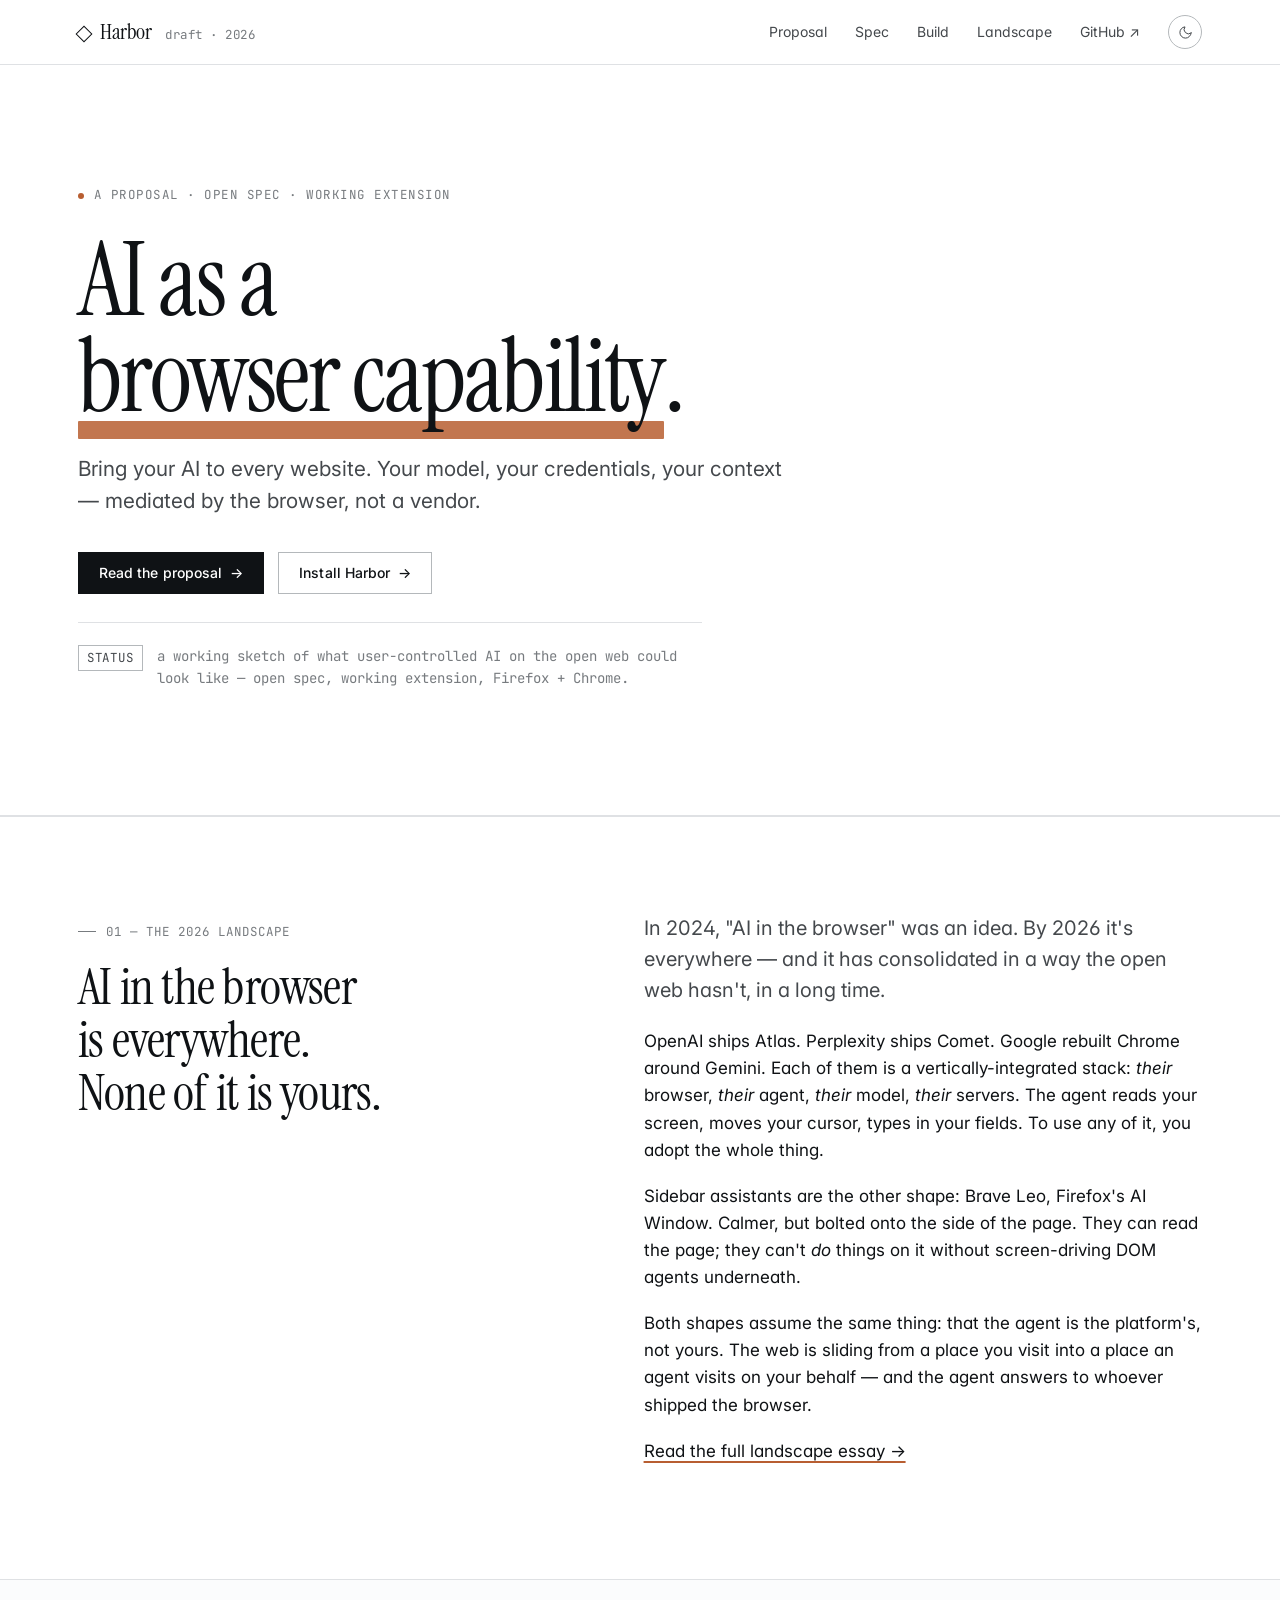
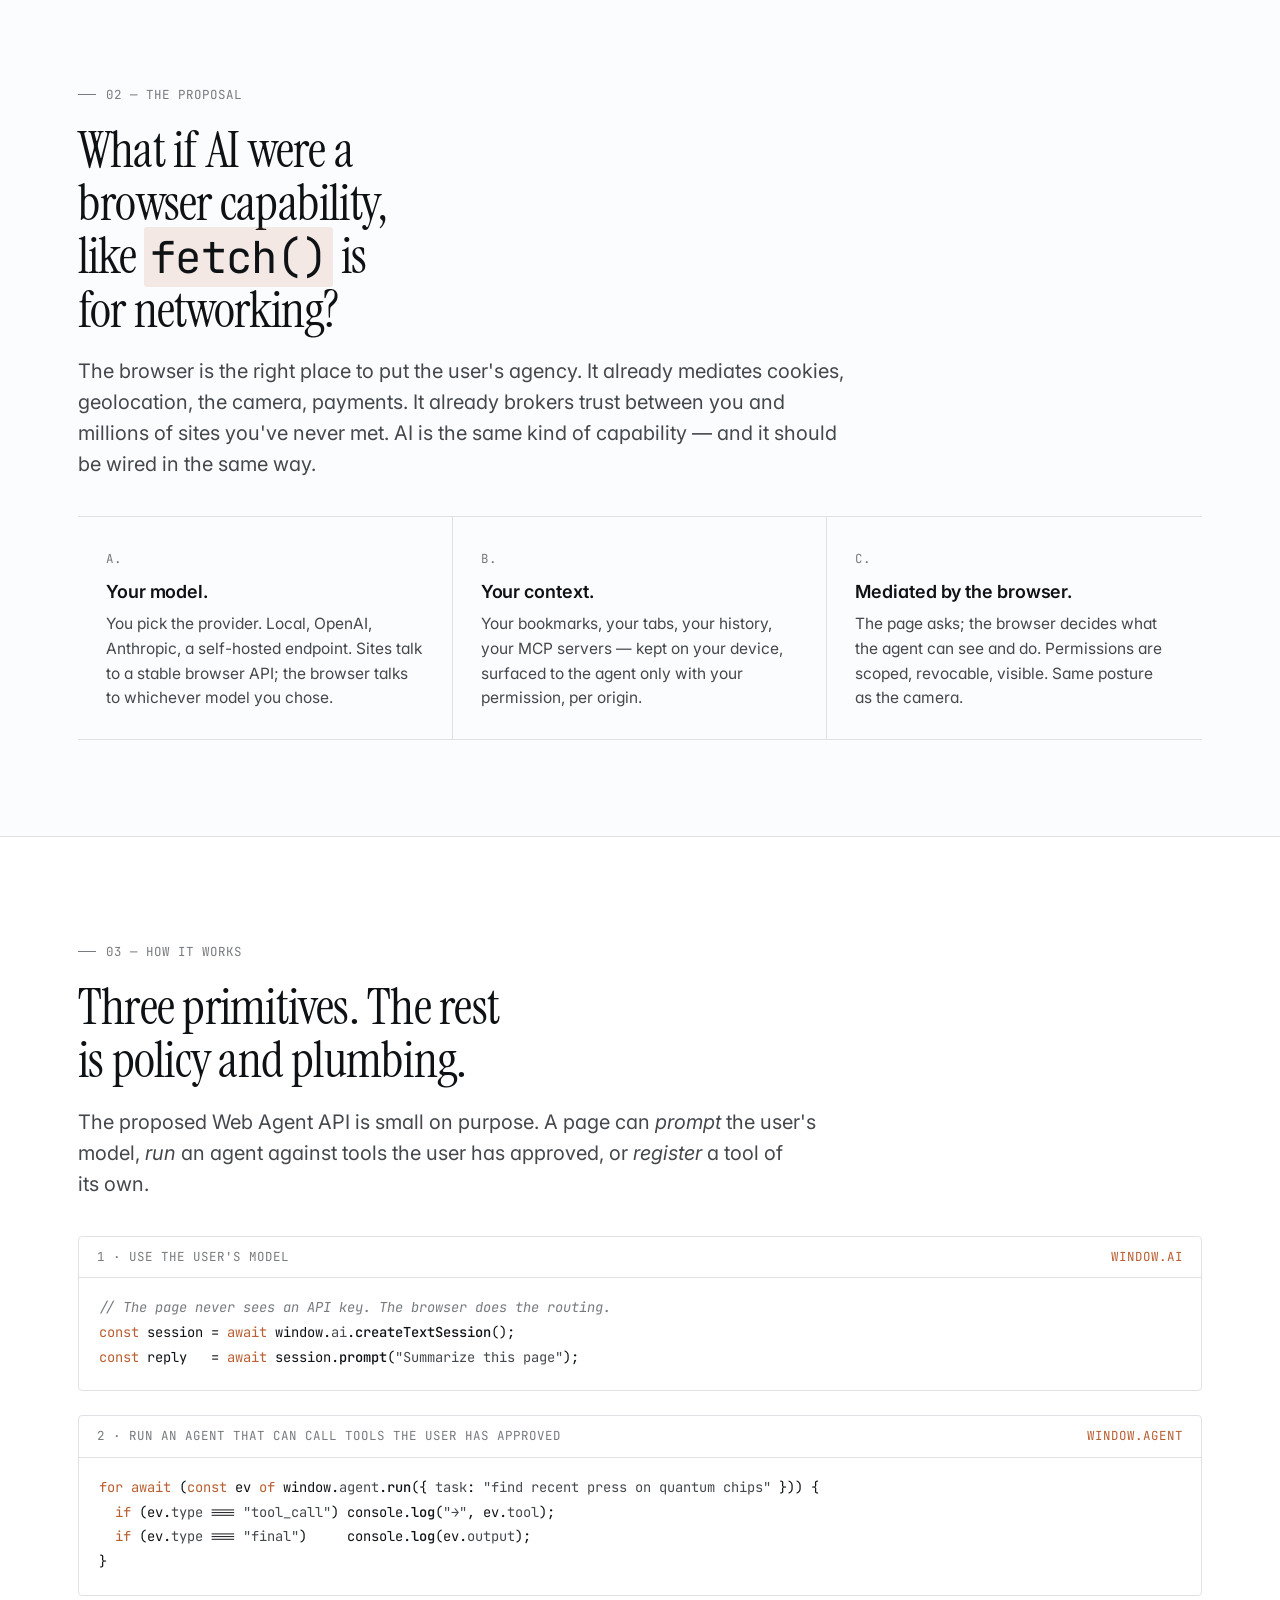
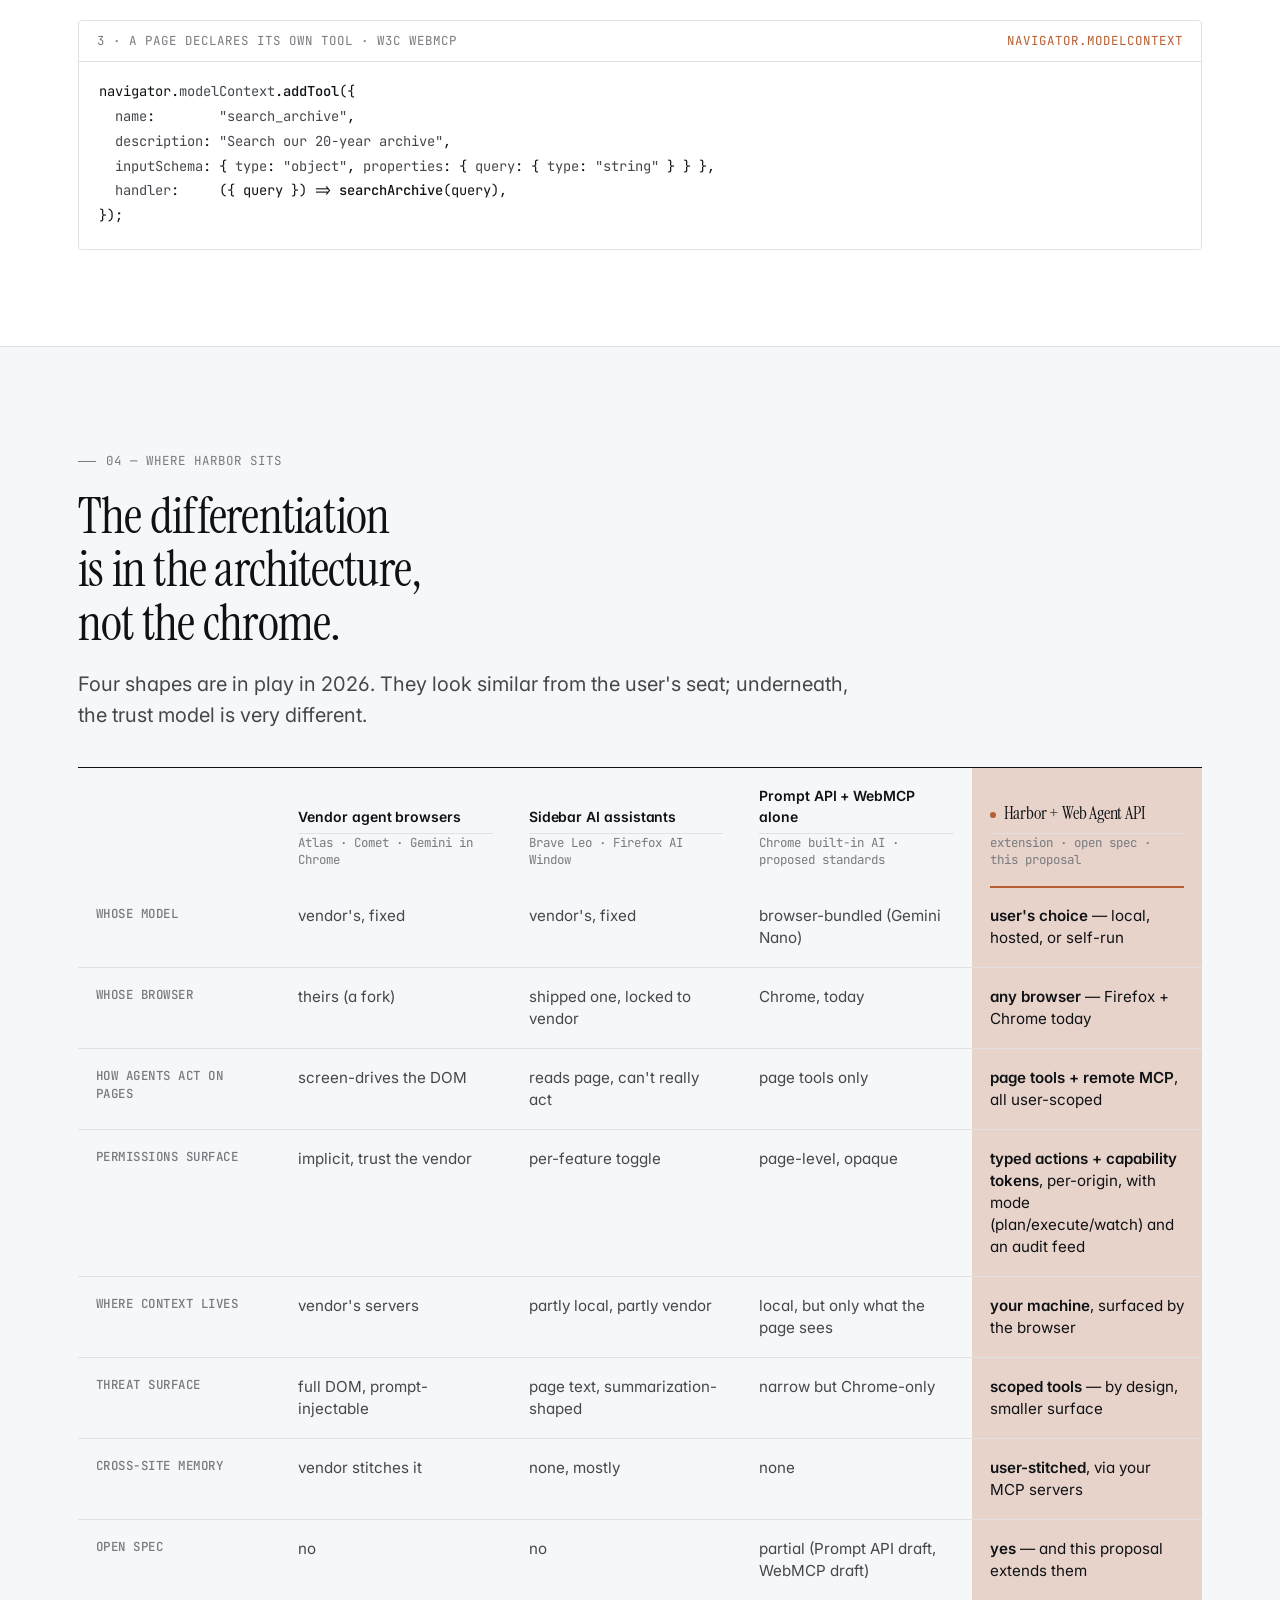
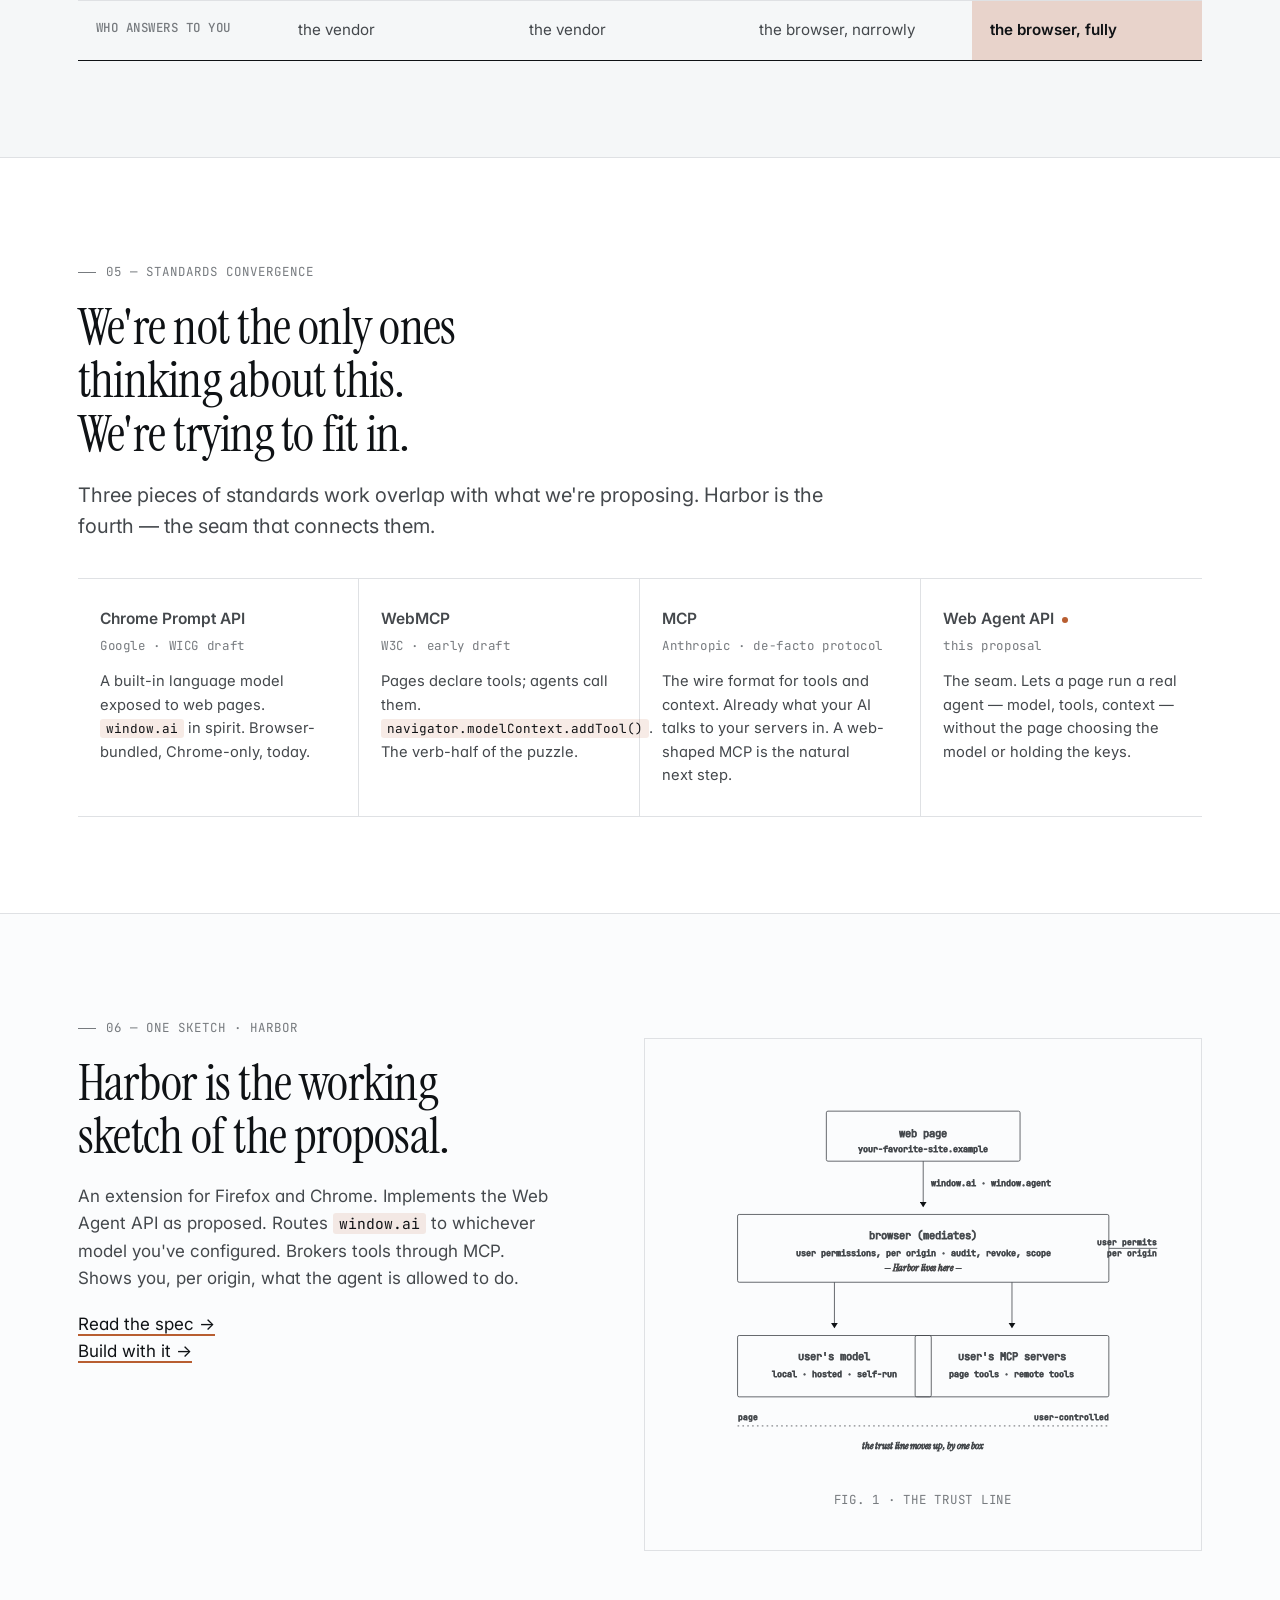
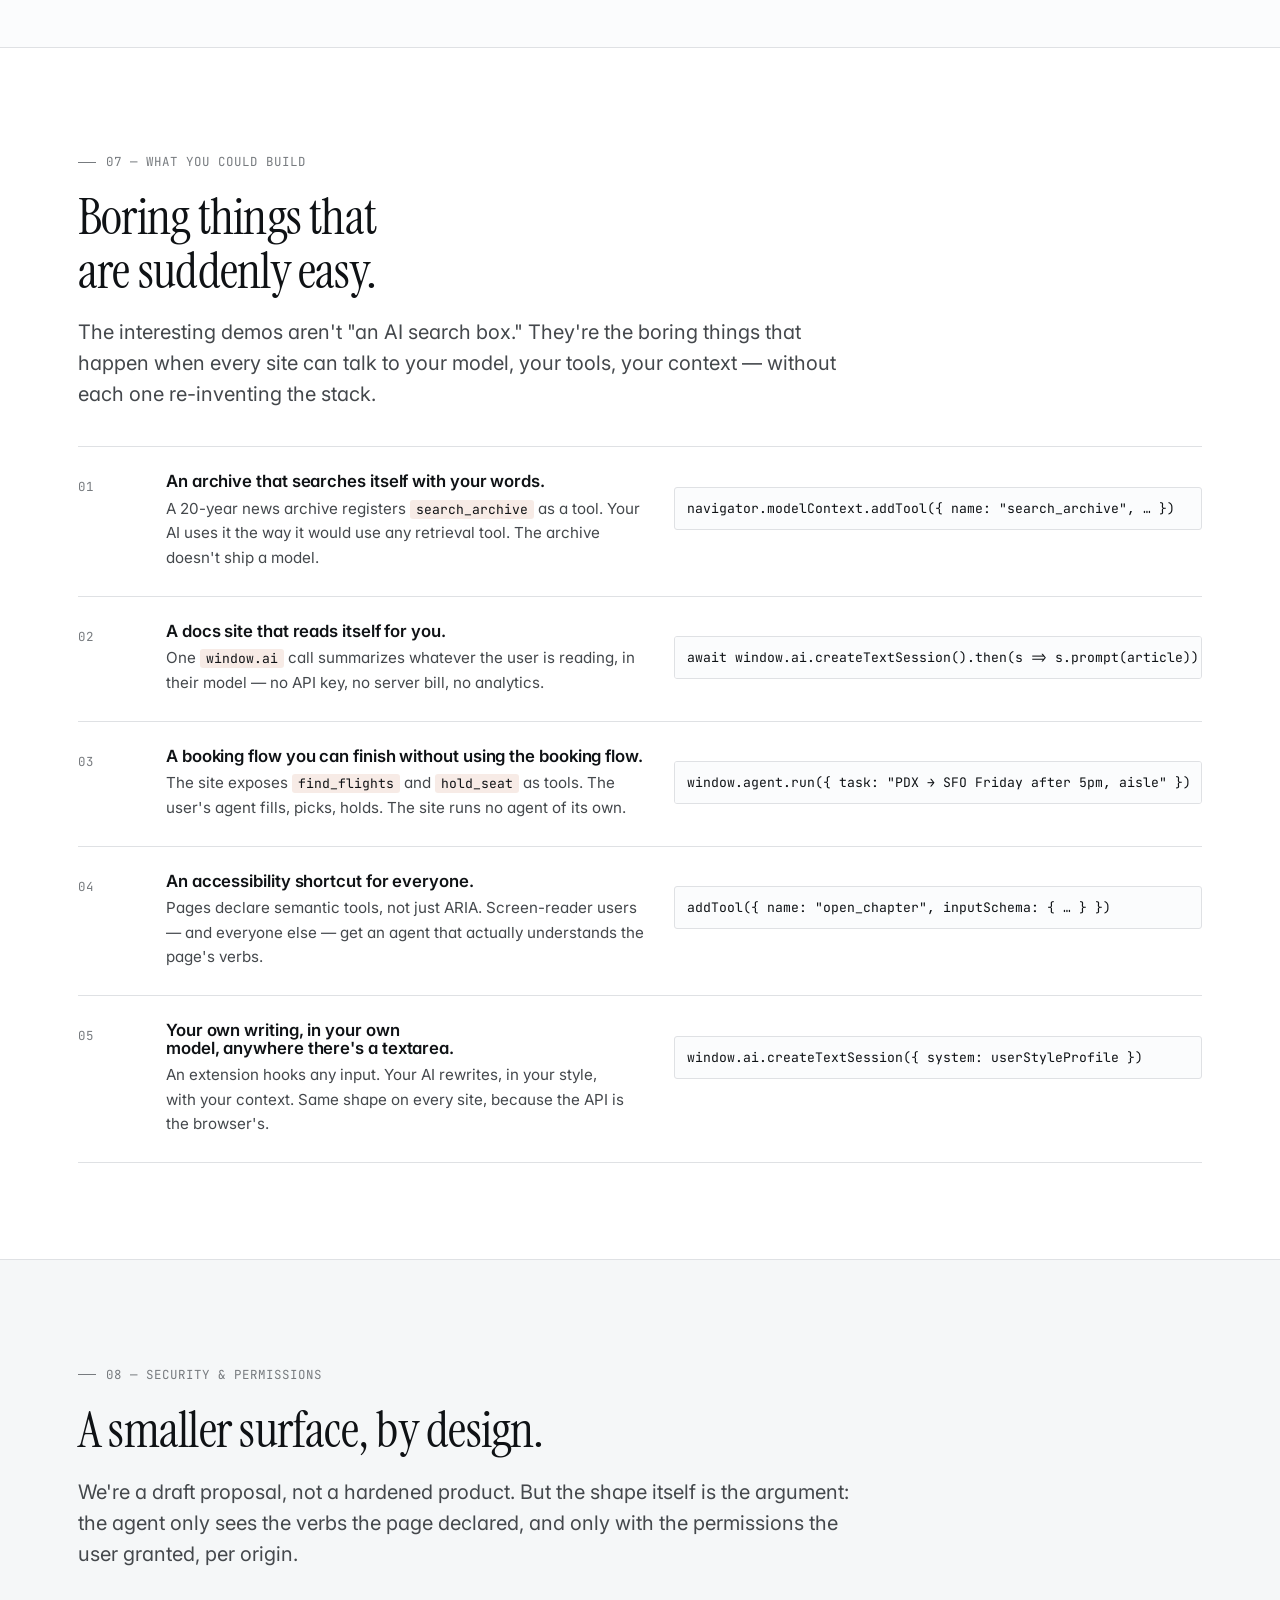
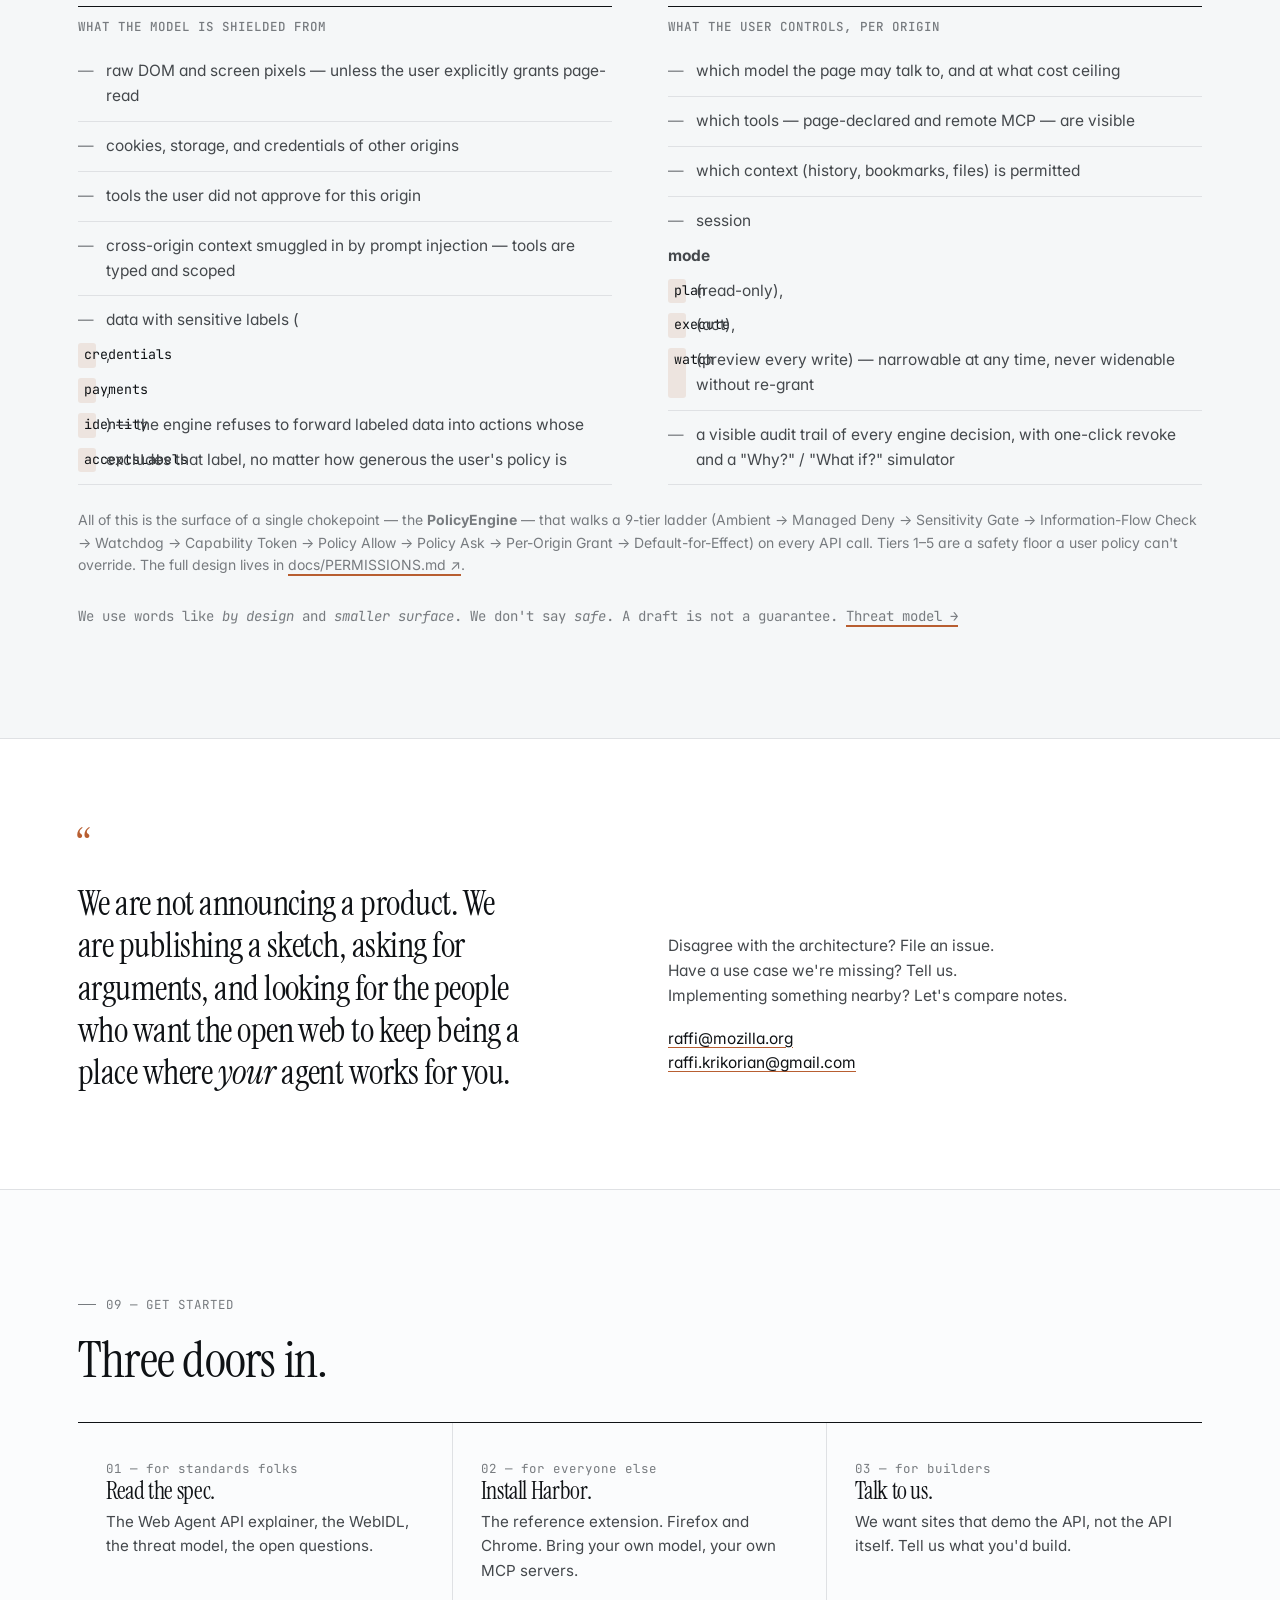
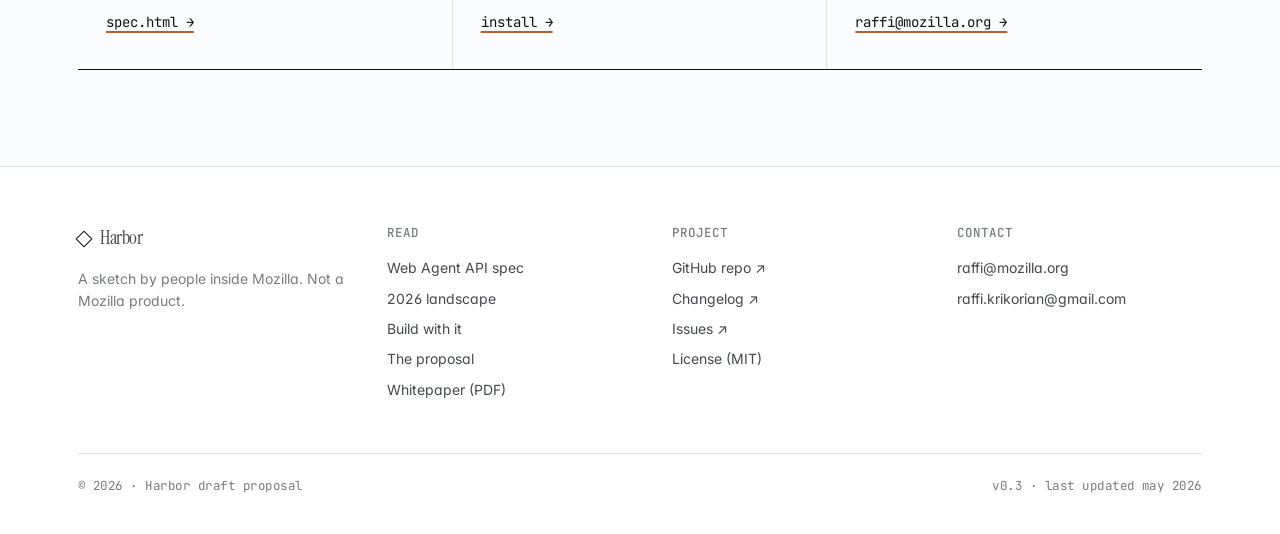
<file: whitepaper/index.html>
<!doctype html>
<html lang="en">
<head>
<meta charset="utf-8" />
<meta name="viewport" content="width=device-width,initial-scale=1" />
<title>Harbor — AI as a browser capability</title>
<meta name="description" content="A proposal and reference implementation for the Web Agent API: bring your AI to every website. Your model, your credentials, your context — mediated by the browser, not a vendor." />

<link rel="preconnect" href="https://fonts.googleapis.com">
<link rel="preconnect" href="https://fonts.gstatic.com" crossorigin>
<link href="https://fonts.googleapis.com/css2?family=Instrument+Serif:ital@0;1&family=Inter:wght@300;400;500;600&family=JetBrains+Mono:wght@400;500&display=swap" rel="stylesheet">
<link rel="stylesheet" href="styles.css">

<script>
  (function () {
    var saved = localStorage.getItem('harbor-theme');
    var prefersDark = window.matchMedia && window.matchMedia('(prefers-color-scheme: dark)').matches;
    if (saved === 'dark' || (!saved && prefersDark)) {
      document.documentElement.classList.add('dark');
    }
  })();
</script>
</head>
<body>

<!-- ===================== NAV ===================== -->
<header class="nav">
  <div class="wrap nav-row">
    <a class="brand" href="./">
      <span class="brand-mark" aria-hidden="true"></span>
      Harbor
      <span class="brand-meta">draft · 2026</span>
    </a>
    <nav class="nav-links" aria-label="Primary">
      <a href="#proposal">Proposal</a>
      <a href="spec.html">Spec</a>
      <a href="build.html">Build</a>
      <a href="landscape.html">Landscape</a>
      <a class="gh" href="https://github.com/r/harbor" target="_blank" rel="noopener">GitHub ↗</a>
      <button class="theme-toggle" id="themeToggle" aria-label="Toggle theme" title="Toggle light / dark">
        <svg class="icon-moon" viewBox="0 0 24 24" fill="none" stroke="currentColor" stroke-width="1.6" stroke-linecap="round" stroke-linejoin="round"><path d="M21 12.8A9 9 0 1 1 11.2 3a7 7 0 0 0 9.8 9.8z"/></svg>
        <svg class="icon-sun"  viewBox="0 0 24 24" fill="none" stroke="currentColor" stroke-width="1.6" stroke-linecap="round" stroke-linejoin="round"><circle cx="12" cy="12" r="4"/><path d="M12 2v2M12 20v2M4.93 4.93l1.41 1.41M17.66 17.66l1.41 1.41M2 12h2M20 12h2M4.93 19.07l1.41-1.41M17.66 6.34l1.41-1.41"/></svg>
      </button>
    </nav>
  </div>
</header>

<!-- ===================== HERO ===================== -->
<section class="hero">
  <div class="wrap">
    <p class="hero-eyebrow"><span class="dot"></span>a proposal · open spec · working extension</p>
    <h1>
      AI as a<br/>
      <span class="ul">browser capability</span>.
    </h1>
    <p class="hero-sub">
      Bring your AI to every website. Your model, your credentials, your context —
      mediated by the browser, not a vendor.
    </p>
    <div class="hero-ctas">
      <a class="btn" href="spec.html">Read the proposal <span class="arr">→</span></a>
      <a class="btn btn-secondary" href="#get-started">Install Harbor <span class="arr">→</span></a>
    </div>
    <p class="hero-tagstrip">
      <span class="pill">status</span>
      a working sketch of what user-controlled AI on the open web could look like —
      open spec, working extension, Firefox + Chrome.
    </p>
  </div>
</section>

<!-- ===================== PROBLEM ===================== -->
<section class="section" id="problem">
  <div class="wrap two-col">
    <div class="side">
      <p class="eyebrow">01 — the 2026 landscape</p>
      <h2>AI in the browser is everywhere. None of it is yours.</h2>
    </div>
    <div class="prose measure">
      <p class="lead">
        In 2024, "AI in the browser" was an idea. By 2026 it's everywhere — and it has
        consolidated in a way the open web hasn't, in a long time.
      </p>
      <p>
        OpenAI ships Atlas. Perplexity ships Comet. Google rebuilt Chrome around Gemini.
        Each of them is a vertically-integrated stack: <em>their</em> browser, <em>their</em>
        agent, <em>their</em> model, <em>their</em> servers. The agent reads your screen,
        moves your cursor, types in your fields. To use any of it, you adopt the whole thing.
      </p>
      <p>
        Sidebar assistants are the other shape: Brave Leo, Firefox's AI Window. Calmer,
        but bolted onto the side of the page. They can read the page; they can't
        <em>do</em> things on it without screen-driving DOM agents underneath.
      </p>
      <p>
        Both shapes assume the same thing: that the agent is the platform's, not yours.
        The web is sliding from a place you visit into a place an agent visits on your behalf —
        and the agent answers to whoever shipped the browser.
      </p>
      <p><a class="link" href="landscape.html">Read the full landscape essay →</a></p>
    </div>
  </div>
</section>

<!-- ===================== PROPOSAL ===================== -->
<section class="section section-tint" id="proposal">
  <div class="wrap">
    <p class="eyebrow">02 — the proposal</p>
    <h2 style="max-width: 18ch">What if AI were a browser capability, like <code>fetch()</code> is for networking?</h2>
    <p class="lead" style="margin-top: 18px">
      The browser is the right place to put the user's agency. It already mediates
      cookies, geolocation, the camera, payments. It already brokers trust between you
      and millions of sites you've never met. AI is the same kind of capability — and
      it should be wired in the same way.
    </p>

    <div class="grid-3">
      <div>
        <p class="num">A.</p>
        <h4>Your model.</h4>
        <p>You pick the provider. Local, OpenAI, Anthropic, a self-hosted endpoint. Sites talk to a stable browser API; the browser talks to whichever model you chose.</p>
      </div>
      <div>
        <p class="num">B.</p>
        <h4>Your context.</h4>
        <p>Your bookmarks, your tabs, your history, your MCP servers — kept on your device, surfaced to the agent only with your permission, per origin.</p>
      </div>
      <div>
        <p class="num">C.</p>
        <h4>Mediated by the browser.</h4>
        <p>The page asks; the browser decides what the agent can see and do. Permissions are scoped, revocable, visible. Same posture as the camera.</p>
      </div>
    </div>
  </div>
</section>

<!-- ===================== HOW IT WORKS ===================== -->
<section class="section" id="how">
  <div class="wrap">
    <p class="eyebrow">03 — how it works</p>
    <h2 style="max-width: 22ch">Three primitives. The rest is policy and plumbing.</h2>
    <p class="lead">
      The proposed Web Agent API is small on purpose. A page can <em>prompt</em> the user's model,
      <em>run</em> an agent against tools the user has approved, or <em>register</em> a tool of its own.
    </p>

    <div style="display:grid; grid-template-columns: 1fr; gap: 24px; margin-top: 36px;">

      <div class="codecard">
        <div class="codecard-head"><span>1 · use the user's model</span><span class="num">window.ai</span></div>
<pre><code><span class="tk-c">// The page never sees an API key. The browser does the routing.</span>
<span class="tk-k">const</span> <span class="tk-n">session</span> = <span class="tk-k">await</span> <span class="tk-n">window</span>.<span class="tk-p">ai</span>.<span class="tk-f">createTextSession</span>();
<span class="tk-k">const</span> <span class="tk-n">reply</span>   = <span class="tk-k">await</span> <span class="tk-n">session</span>.<span class="tk-f">prompt</span>(<span class="tk-s">"Summarize this page"</span>);</code></pre>
      </div>

      <div class="codecard">
        <div class="codecard-head"><span>2 · run an agent that can call tools the user has approved</span><span class="num">window.agent</span></div>
<pre><code><span class="tk-k">for await</span> (<span class="tk-k">const</span> <span class="tk-n">ev</span> <span class="tk-k">of</span> <span class="tk-n">window</span>.<span class="tk-p">agent</span>.<span class="tk-f">run</span>({ <span class="tk-p">task</span>: <span class="tk-s">"find recent press on quantum chips"</span> })) {
  <span class="tk-k">if</span> (<span class="tk-n">ev</span>.<span class="tk-p">type</span> === <span class="tk-s">"tool_call"</span>) <span class="tk-n">console</span>.<span class="tk-f">log</span>(<span class="tk-s">"→"</span>, <span class="tk-n">ev</span>.<span class="tk-p">tool</span>);
  <span class="tk-k">if</span> (<span class="tk-n">ev</span>.<span class="tk-p">type</span> === <span class="tk-s">"final"</span>)     <span class="tk-n">console</span>.<span class="tk-f">log</span>(<span class="tk-n">ev</span>.<span class="tk-p">output</span>);
}</code></pre>
      </div>

      <div class="codecard">
        <div class="codecard-head"><span>3 · a page declares its own tool · W3C WebMCP</span><span class="num">navigator.modelContext</span></div>
<pre><code><span class="tk-n">navigator</span>.<span class="tk-p">modelContext</span>.<span class="tk-f">addTool</span>({
  <span class="tk-p">name</span>:        <span class="tk-s">"search_archive"</span>,
  <span class="tk-p">description</span>: <span class="tk-s">"Search our 20-year archive"</span>,
  <span class="tk-p">inputSchema</span>: { <span class="tk-p">type</span>: <span class="tk-s">"object"</span>, <span class="tk-p">properties</span>: { <span class="tk-p">query</span>: { <span class="tk-p">type</span>: <span class="tk-s">"string"</span> } } },
  <span class="tk-p">handler</span>:     ({ <span class="tk-n">query</span> }) =&gt; <span class="tk-f">searchArchive</span>(<span class="tk-n">query</span>),
});</code></pre>
      </div>
    </div>
  </div>
</section>

<!-- ===================== COMPARISON ===================== -->
<section class="section section-sunken" id="differentiation">
  <div class="wrap">
    <p class="eyebrow">04 — where harbor sits</p>
    <h2 style="max-width: 20ch">The differentiation is in the architecture, not the chrome.</h2>
    <p class="lead" style="max-width: 60ch">
      Four shapes are in play in 2026. They look similar from the user's seat;
      underneath, the trust model is very different.
    </p>

    <!-- desktop / tablet table -->
    <div class="cmp-wrap">
    <table class="cmp">
      <colgroup>
        <col style="width:18%"/>
        <col/>
        <col/>
        <col/>
        <col class="col-harbor"/>
      </colgroup>
      <thead>
        <tr>
          <th></th>
          <th>Vendor agent browsers
            <span class="examples">Atlas · Comet · Gemini in Chrome</span>
          </th>
          <th>Sidebar AI assistants
            <span class="examples">Brave Leo · Firefox AI Window</span>
          </th>
          <th>Prompt API + WebMCP alone
            <span class="examples">Chrome built-in AI · proposed standards</span>
          </th>
          <th class="col-harbor"><span class="h-name">Harbor + Web Agent API</span>
            <span class="examples">extension · open spec · this proposal</span>
          </th>
        </tr>
      </thead>
      <tbody>
        <tr>
          <th>Whose model</th>
          <td>vendor's, fixed</td>
          <td>vendor's, fixed</td>
          <td>browser-bundled (Gemini Nano)</td>
          <td class="col-harbor"><strong>user's choice</strong> — local, hosted, or self-run</td>
        </tr>
        <tr>
          <th>Whose browser</th>
          <td>theirs (a fork)</td>
          <td>shipped one, locked to vendor</td>
          <td>Chrome, today</td>
          <td class="col-harbor"><strong>any browser</strong> — Firefox + Chrome today</td>
        </tr>
        <tr>
          <th>How agents act on pages</th>
          <td>screen-drives the DOM</td>
          <td>reads page, can't really act</td>
          <td>page tools only</td>
          <td class="col-harbor"><strong>page tools + remote MCP</strong>, all user-scoped</td>
        </tr>
        <tr>
          <th>Permissions surface</th>
          <td>implicit, trust the vendor</td>
          <td>per-feature toggle</td>
          <td>page-level, opaque</td>
          <td class="col-harbor"><strong>typed actions + capability tokens</strong>, per-origin, with mode (plan/execute/watch) and an audit feed</td>
        </tr>
        <tr>
          <th>Where context lives</th>
          <td>vendor's servers</td>
          <td>partly local, partly vendor</td>
          <td>local, but only what the page sees</td>
          <td class="col-harbor"><strong>your machine</strong>, surfaced by the browser</td>
        </tr>
        <tr>
          <th>Threat surface</th>
          <td>full DOM, prompt-injectable</td>
          <td>page text, summarization-shaped</td>
          <td>narrow but Chrome-only</td>
          <td class="col-harbor"><strong>scoped tools</strong> — by design, smaller surface</td>
        </tr>
        <tr>
          <th>Cross-site memory</th>
          <td>vendor stitches it</td>
          <td>none, mostly</td>
          <td>none</td>
          <td class="col-harbor"><strong>user-stitched</strong>, via your MCP servers</td>
        </tr>
        <tr>
          <th>Open spec</th>
          <td>no</td>
          <td>no</td>
          <td>partial (Prompt API draft, WebMCP draft)</td>
          <td class="col-harbor"><strong>yes</strong> — and this proposal extends them</td>
        </tr>
        <tr>
          <th>Who answers to you</th>
          <td>the vendor</td>
          <td>the vendor</td>
          <td>the browser, narrowly</td>
          <td class="col-harbor"><strong>the browser, fully</strong></td>
        </tr>
      </tbody>
    </table>
    </div>

    <!-- mobile cards -->
    <div class="cmp-cards">
      <div class="cmp-card">
        <h4>Vendor agent browsers</h4>
        <p class="ex">Atlas · Comet · Gemini in Chrome</p>
        <dl>
          <dt>Whose model</dt><dd>vendor's, fixed</dd>
          <dt>Whose browser</dt><dd>theirs (a fork)</dd>
          <dt>How agents act</dt><dd>screen-drives the DOM</dd>
          <dt>Permissions</dt><dd>implicit, trust the vendor</dd>
          <dt>Context lives</dt><dd>on vendor servers</dd>
          <dt>Threat surface</dt><dd>full DOM, prompt-injectable</dd>
          <dt>Cross-site memory</dt><dd>vendor stitches it</dd>
          <dt>Open spec</dt><dd>no</dd>
          <dt>Answers to</dt><dd>the vendor</dd>
        </dl>
      </div>
      <div class="cmp-card">
        <h4>Sidebar AI assistants</h4>
        <p class="ex">Brave Leo · Firefox AI Window</p>
        <dl>
          <dt>Whose model</dt><dd>vendor's, fixed</dd>
          <dt>Whose browser</dt><dd>shipped one, locked to vendor</dd>
          <dt>How agents act</dt><dd>reads page, can't really act</dd>
          <dt>Permissions</dt><dd>per-feature toggle</dd>
          <dt>Context lives</dt><dd>partly local, partly vendor</dd>
          <dt>Threat surface</dt><dd>page text, summarization-shaped</dd>
          <dt>Cross-site memory</dt><dd>none, mostly</dd>
          <dt>Open spec</dt><dd>no</dd>
          <dt>Answers to</dt><dd>the vendor</dd>
        </dl>
      </div>
      <div class="cmp-card">
        <h4>Prompt API + WebMCP alone</h4>
        <p class="ex">Chrome built-in AI · proposed standards</p>
        <dl>
          <dt>Whose model</dt><dd>browser-bundled (Gemini Nano)</dd>
          <dt>Whose browser</dt><dd>Chrome, today</dd>
          <dt>How agents act</dt><dd>page tools only</dd>
          <dt>Permissions</dt><dd>page-level, opaque</dd>
          <dt>Context lives</dt><dd>local, but only what the page sees</dd>
          <dt>Threat surface</dt><dd>narrow but Chrome-only</dd>
          <dt>Cross-site memory</dt><dd>none</dd>
          <dt>Open spec</dt><dd>partial (Prompt API, WebMCP drafts)</dd>
          <dt>Answers to</dt><dd>the browser, narrowly</dd>
        </dl>
      </div>
      <div class="cmp-card harbor">
        <h4>Harbor + Web Agent API</h4>
        <p class="ex">extension · open spec · this proposal</p>
        <dl>
          <dt>Whose model</dt><dd>user's choice — local, hosted, self-run</dd>
          <dt>Whose browser</dt><dd>any — Firefox + Chrome today</dd>
          <dt>How agents act</dt><dd>page tools + remote MCP, user-scoped</dd>
          <dt>Permissions</dt><dd>typed actions + capability tokens, per-origin, with audit feed</dd>
          <dt>Context lives</dt><dd>your machine, surfaced by the browser</dd>
          <dt>Threat surface</dt><dd>scoped tools — by design, smaller</dd>
          <dt>Cross-site memory</dt><dd>user-stitched via your MCP servers</dd>
          <dt>Open spec</dt><dd>yes — and extends Prompt API + WebMCP</dd>
          <dt>Answers to</dt><dd>the browser, fully</dd>
        </dl>
      </div>
    </div>
  </div>
</section>

<!-- ===================== STANDARDS CONVERGENCE ===================== -->
<section class="section" id="standards">
  <div class="wrap">
    <p class="eyebrow">05 — standards convergence</p>
    <h2 style="max-width: 22ch">We're not the only ones thinking about this. We're trying to fit in.</h2>
    <p class="lead">
      Three pieces of standards work overlap with what we're proposing.
      Harbor is the fourth — the seam that connects them.
    </p>

    <div class="grid-4">
      <div>
        <p class="name">Chrome Prompt API</p>
        <p class="by">Google · WICG draft</p>
        <p>A built-in language model exposed to web pages. <code>window.ai</code> in spirit. Browser-bundled, Chrome-only, today.</p>
      </div>
      <div>
        <p class="name">WebMCP</p>
        <p class="by">W3C · early draft</p>
        <p>Pages declare tools; agents call them. <code>navigator.modelContext.addTool()</code>. The verb-half of the puzzle.</p>
      </div>
      <div>
        <p class="name">MCP</p>
        <p class="by">Anthropic · de-facto protocol</p>
        <p>The wire format for tools and context. Already what your AI talks to your servers in. A web-shaped MCP is the natural next step.</p>
      </div>
      <div class="ours">
        <p class="name">Web Agent API</p>
        <p class="by">this proposal</p>
        <p>The seam. Lets a page run a real agent — model, tools, context — without the page choosing the model or holding the keys.</p>
      </div>
    </div>
  </div>
</section>

<!-- ===================== ARCHITECTURE ===================== -->
<section class="section section-tint" id="harbor">
  <div class="wrap two-col">
    <div class="side">
      <p class="eyebrow">06 — one sketch · harbor</p>
      <h2>Harbor is the working sketch of the proposal.</h2>
      <p style="color: var(--ink-soft); margin-top: 16px;">
        An extension for Firefox and Chrome. Implements the Web Agent API as
        proposed. Routes <code>window.ai</code> to whichever model you've
        configured. Brokers tools through MCP. Shows you, per origin, what the
        agent is allowed to do.
      </p>
      <p style="margin-top: 18px;">
        <a class="link" href="spec.html">Read the spec →</a><br/>
        <a class="link" href="build.html">Build with it →</a>
      </p>
    </div>

    <div>
      <div class="diagram-card">
        <svg viewBox="0 0 620 460" role="img" aria-label="Harbor architecture diagram">
          <defs>
            <marker id="arrow" markerWidth="9" markerHeight="9" refX="6" refY="4.5" orient="auto" markerUnits="strokeWidth">
              <path d="M0,0 L7,4.5 L0,9 z" fill="currentColor"/>
            </marker>
          </defs>
          <g fill="none" stroke="currentColor" stroke-width="1" color="var(--ink-soft)">

            <!-- web page -->
            <rect x="190" y="20" width="240" height="62" rx="2"/>
            <text x="310" y="52" text-anchor="middle" font-family="JetBrains Mono, monospace" font-size="13" fill="currentColor">web page</text>
            <text x="310" y="71" text-anchor="middle" font-family="JetBrains Mono, monospace" font-size="10.5" fill="var(--ink-mute)">your-favorite-site.example</text>

            <!-- arrow + label down -->
            <line x1="310" y1="82" x2="310" y2="138" marker-end="url(#arrow)"/>
            <text x="320" y="113" font-family="JetBrains Mono, monospace" font-size="10.5" fill="var(--ink-mute)">window.ai · window.agent</text>

            <!-- browser -->
            <rect x="80" y="148" width="460" height="84" rx="2"/>
            <text x="310" y="178" text-anchor="middle" font-family="JetBrains Mono, monospace" font-size="13" fill="currentColor">browser  (mediates)</text>
            <text x="310" y="200" text-anchor="middle" font-family="JetBrains Mono, monospace" font-size="10.5" fill="var(--ink-mute)">user permissions, per origin · audit, revoke, scope</text>
            <text x="310" y="218" text-anchor="middle" font-family="Instrument Serif, serif" font-size="12" font-style="italic" fill="var(--accent, #c46a3f)">— Harbor lives here —</text>

            <!-- side annotation -->
            <line x1="540" y1="190" x2="600" y2="190"/>
            <text x="600" y="186" text-anchor="end" font-family="JetBrains Mono, monospace" font-size="10" fill="var(--ink-mute)">user permits</text>
            <text x="600" y="200" text-anchor="end" font-family="JetBrains Mono, monospace" font-size="10" fill="var(--ink-mute)">per origin</text>

            <!-- arrows down -->
            <line x1="200" y1="232" x2="200" y2="288" marker-end="url(#arrow)"/>
            <line x1="420" y1="232" x2="420" y2="288" marker-end="url(#arrow)"/>

            <!-- user model + mcp servers -->
            <rect x="80"  y="298" width="240" height="76" rx="2"/>
            <text x="200" y="328" text-anchor="middle" font-family="JetBrains Mono, monospace" font-size="13" fill="currentColor">user's model</text>
            <text x="200" y="349" text-anchor="middle" font-family="JetBrains Mono, monospace" font-size="10.5" fill="var(--ink-mute)">local · hosted · self-run</text>

            <rect x="300" y="298" width="240" height="76" rx="2"/>
            <text x="420" y="328" text-anchor="middle" font-family="JetBrains Mono, monospace" font-size="13" fill="currentColor">user's MCP servers</text>
            <text x="420" y="349" text-anchor="middle" font-family="JetBrains Mono, monospace" font-size="10.5" fill="var(--ink-mute)">page tools · remote tools</text>

            <!-- footer line -->
            <line x1="80" y1="410" x2="540" y2="410" stroke-dasharray="2 4"/>
            <text x="80"  y="403" font-family="JetBrains Mono, monospace" font-size="10" fill="var(--ink-mute)">page</text>
            <text x="540" y="403" text-anchor="end" font-family="JetBrains Mono, monospace" font-size="10" fill="var(--ink-mute)">user-controlled</text>
            <text x="310" y="438" text-anchor="middle" font-family="Instrument Serif, serif" font-style="italic" font-size="13" fill="var(--ink-mute)">the trust line moves up, by one box</text>
          </g>
        </svg>
        <div class="cap">fig. 1 · the trust line</div>
      </div>
    </div>
  </div>
</section>

<!-- ===================== EXAMPLES ===================== -->
<section class="section" id="build">
  <div class="wrap">
    <p class="eyebrow">07 — what you could build</p>
    <h2 style="max-width: 22ch">Boring things that are suddenly easy.</h2>
    <p class="lead">
      The interesting demos aren't "an AI search box." They're the boring
      things that happen when every site can talk to your model, your
      tools, your context — without each one re-inventing the stack.
    </p>

    <div class="examples">
      <div class="example">
        <p class="ex-num">01</p>
        <div>
          <h4>An archive that searches itself with your words.</h4>
          <p>A 20-year news archive registers <code>search_archive</code> as a tool. Your AI uses it the way it would use any retrieval tool. The archive doesn't ship a model.</p>
        </div>
        <pre class="ex-code">navigator.modelContext.addTool({ name: "search_archive", … })</pre>
      </div>

      <div class="example">
        <p class="ex-num">02</p>
        <div>
          <h4>A docs site that reads itself for you.</h4>
          <p>One <code>window.ai</code> call summarizes whatever the user is reading, in their model — no API key, no server bill, no analytics.</p>
        </div>
        <pre class="ex-code">await window.ai.createTextSession().then(s => s.prompt(article))</pre>
      </div>

      <div class="example">
        <p class="ex-num">03</p>
        <div>
          <h4>A booking flow you can finish without using the booking flow.</h4>
          <p>The site exposes <code>find_flights</code> and <code>hold_seat</code> as tools. The user's agent fills, picks, holds. The site runs no agent of its own.</p>
        </div>
        <pre class="ex-code">window.agent.run({ task: "PDX → SFO Friday after 5pm, aisle" })</pre>
      </div>

      <div class="example">
        <p class="ex-num">04</p>
        <div>
          <h4>An accessibility shortcut for everyone.</h4>
          <p>Pages declare semantic tools, not just ARIA. Screen-reader users — and everyone else — get an agent that actually understands the page's verbs.</p>
        </div>
        <pre class="ex-code">addTool({ name: "open_chapter", inputSchema: { … } })</pre>
      </div>

      <div class="example">
        <p class="ex-num">05</p>
        <div>
          <h4>Your own writing, in your own model, anywhere there's a textarea.</h4>
          <p>An extension hooks any input. Your AI rewrites, in your style, with your context. Same shape on every site, because the API is the browser's.</p>
        </div>
        <pre class="ex-code">window.ai.createTextSession({ system: userStyleProfile })</pre>
      </div>
    </div>
  </div>
</section>

<!-- ===================== SECURITY ===================== -->
<section class="section section-sunken" id="security">
  <div class="wrap">
    <p class="eyebrow">08 — security &amp; permissions</p>
    <h2 style="max-width: 22ch">A smaller surface, by design.</h2>
    <p class="lead" style="max-width: 60ch">
      We're a draft proposal, not a hardened product. But the shape itself is the
      argument: the agent only sees the verbs the page declared, and only with the
      permissions the user granted, per origin.
    </p>

    <div class="sec-cols">
      <div>
        <h4>What the model is shielded from</h4>
        <ul>
          <li>raw DOM and screen pixels — unless the user explicitly grants page-read</li>
          <li>cookies, storage, and credentials of other origins</li>
          <li>tools the user did not approve for this origin</li>
          <li>cross-origin context smuggled in by prompt injection — tools are typed and scoped</li>
          <li>data with sensitive labels (<code>credentials</code>, <code>payments</code>, <code>identity</code>) — the engine refuses to forward labeled data into actions whose <code>acceptsLabels</code> excludes that label, no matter how generous the user's policy is</li>
        </ul>
      </div>
      <div>
        <h4>What the user controls, per origin</h4>
        <ul>
          <li>which model the page may talk to, and at what cost ceiling</li>
          <li>which tools — page-declared and remote MCP — are visible</li>
          <li>which context (history, bookmarks, files) is permitted</li>
          <li>session <strong>mode</strong>: <code>plan</code> (read-only), <code>execute</code> (act), <code>watch</code> (preview every write) — narrowable at any time, never widenable without re-grant</li>
          <li>a visible audit trail of every engine decision, with one-click revoke and a "Why?" / "What if?" simulator</li>
        </ul>
      </div>
    </div>

    <p style="margin-top: 24px; color: var(--ink-mute); font-size: var(--t-small);">
      All of this is the surface of a single chokepoint — the
      <strong>PolicyEngine</strong> — that walks a 9-tier ladder
      (Ambient → Managed Deny → Sensitivity Gate → Information-Flow
      Check → Watchdog → Capability Token → Policy Allow → Policy
      Ask → Per-Origin Grant → Default-for-Effect) on every API call.
      Tiers 1–5 are a safety floor a user policy can't override. The
      full design lives in
      <a class="link" href="https://github.com/r/harbor/blob/main/docs/PERMISSIONS.md" target="_blank" rel="noopener">docs/PERMISSIONS.md ↗</a>.
    </p>

    <p style="margin-top: 28px; color: var(--ink-mute); font-family: var(--font-mono); font-size: var(--t-small);">
      We use words like <em>by design</em> and <em>smaller surface</em>. We don't say <em>safe</em>.
      A draft is not a guarantee. <a class="link" href="spec.html#threat-model">Threat model →</a>
    </p>
  </div>
</section>

<!-- ===================== INVITATION ===================== -->
<section class="section" id="invite">
  <div class="wrap invite">
    <blockquote>
      We are not announcing a product. We are publishing a sketch, asking for arguments,
      and looking for the people who want the open web to keep being a place where
      <em>your</em> agent works for you.
    </blockquote>
    <div class="invite-meta">
      <p>Disagree with the architecture? File an issue.<br/>
      Have a use case we're missing? Tell us.<br/>
      Implementing something nearby? Let's compare notes.</p>
      <p style="margin-top: 18px">
        <a href="mailto:raffi@mozilla.org">raffi@mozilla.org</a><br/>
        <a href="mailto:raffi.krikorian@gmail.com">raffi.krikorian@gmail.com</a>
      </p>
    </div>
  </div>
</section>

<!-- ===================== GET STARTED ===================== -->
<section class="section section-tint" id="get-started">
  <div class="wrap">
    <p class="eyebrow">09 — get started</p>
    <h2 style="max-width: 18ch">Three doors in.</h2>

    <div class="cta-row">
      <div class="cta-cell">
        <div>
          <p class="num">01 — for standards folks</p>
          <h4>Read the spec.</h4>
          <p>The Web Agent API explainer, the WebIDL, the threat model, the open questions.</p>
        </div>
        <a class="go" href="spec.html">spec.html →</a>
      </div>
      <div class="cta-cell">
        <div>
          <p class="num">02 — for everyone else</p>
          <h4>Install Harbor.</h4>
          <p>The reference extension. Firefox and Chrome. Bring your own model, your own MCP servers.</p>
        </div>
        <a class="go" href="build.html#install">install →</a>
      </div>
      <div class="cta-cell">
        <div>
          <p class="num">03 — for builders</p>
          <h4>Talk to us.</h4>
          <p>We want sites that demo the API, not the API itself. Tell us what you'd build.</p>
        </div>
        <a class="go" href="mailto:raffi@mozilla.org">raffi@mozilla.org →</a>
      </div>
    </div>
  </div>
</section>

<!-- ===================== FOOTER ===================== -->
<footer class="foot">
  <div class="wrap">
    <div class="foot-row">
      <div>
        <a class="brand" href="./" style="font-size: 1.2rem;">
          <span class="brand-mark" aria-hidden="true"></span>
          Harbor
        </a>
        <p style="margin-top: 14px; color: var(--ink-mute); font-size: var(--t-small); max-width: 38ch;">
          A sketch by people inside Mozilla. Not a Mozilla product.
        </p>
      </div>
      <div>
        <h5>Read</h5>
        <ul>
          <li><a href="spec.html">Web Agent API spec</a></li>
          <li><a href="landscape.html">2026 landscape</a></li>
          <li><a href="build.html">Build with it</a></li>
          <li><a href="#proposal">The proposal</a></li>
          <li><a href="whitepaper.pdf">Whitepaper (PDF)</a></li>
        </ul>
      </div>
      <div>
        <h5>Project</h5>
        <ul>
          <li><a href="https://github.com/r/harbor" target="_blank" rel="noopener">GitHub repo ↗</a></li>
          <li><a href="https://github.com/r/harbor/blob/main/CHANGELOG.md" target="_blank" rel="noopener">Changelog ↗</a></li>
          <li><a href="https://github.com/r/harbor/issues" target="_blank" rel="noopener">Issues ↗</a></li>
          <li><a href="https://github.com/r/harbor/blob/main/LICENSE" target="_blank" rel="noopener">License (MIT)</a></li>
        </ul>
      </div>
      <div>
        <h5>Contact</h5>
        <ul>
          <li><a href="mailto:raffi@mozilla.org">raffi@mozilla.org</a></li>
          <li><a href="mailto:raffi.krikorian@gmail.com">raffi.krikorian@gmail.com</a></li>
        </ul>
      </div>
    </div>
    <div class="foot-bottom">
      <span>© 2026 · Harbor draft proposal</span>
      <span>v0.3 · last updated may 2026</span>
    </div>
  </div>
</footer>

<script>
  document.getElementById('themeToggle').addEventListener('click', function () {
    var html = document.documentElement;
    html.classList.toggle('dark');
    localStorage.setItem('harbor-theme', html.classList.contains('dark') ? 'dark' : 'light');
  });
</script>

</body>
</html>
</file>
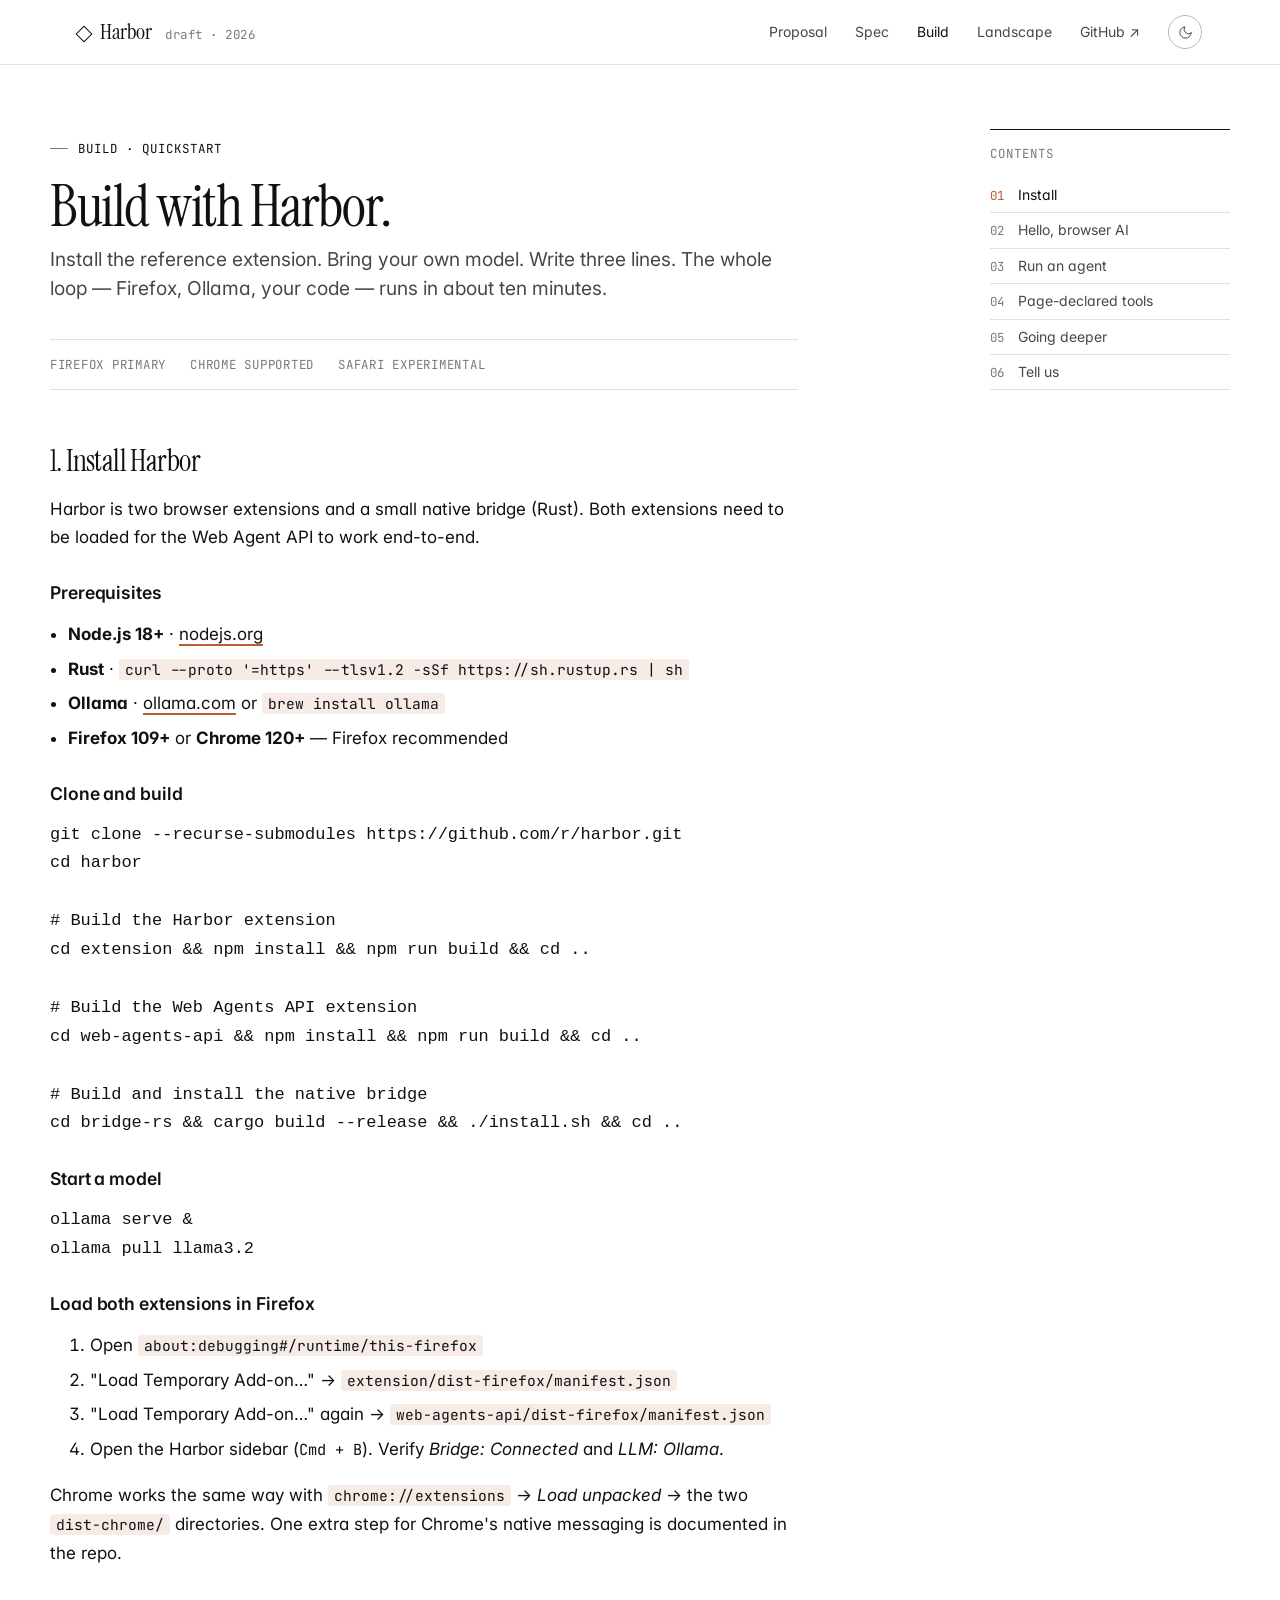
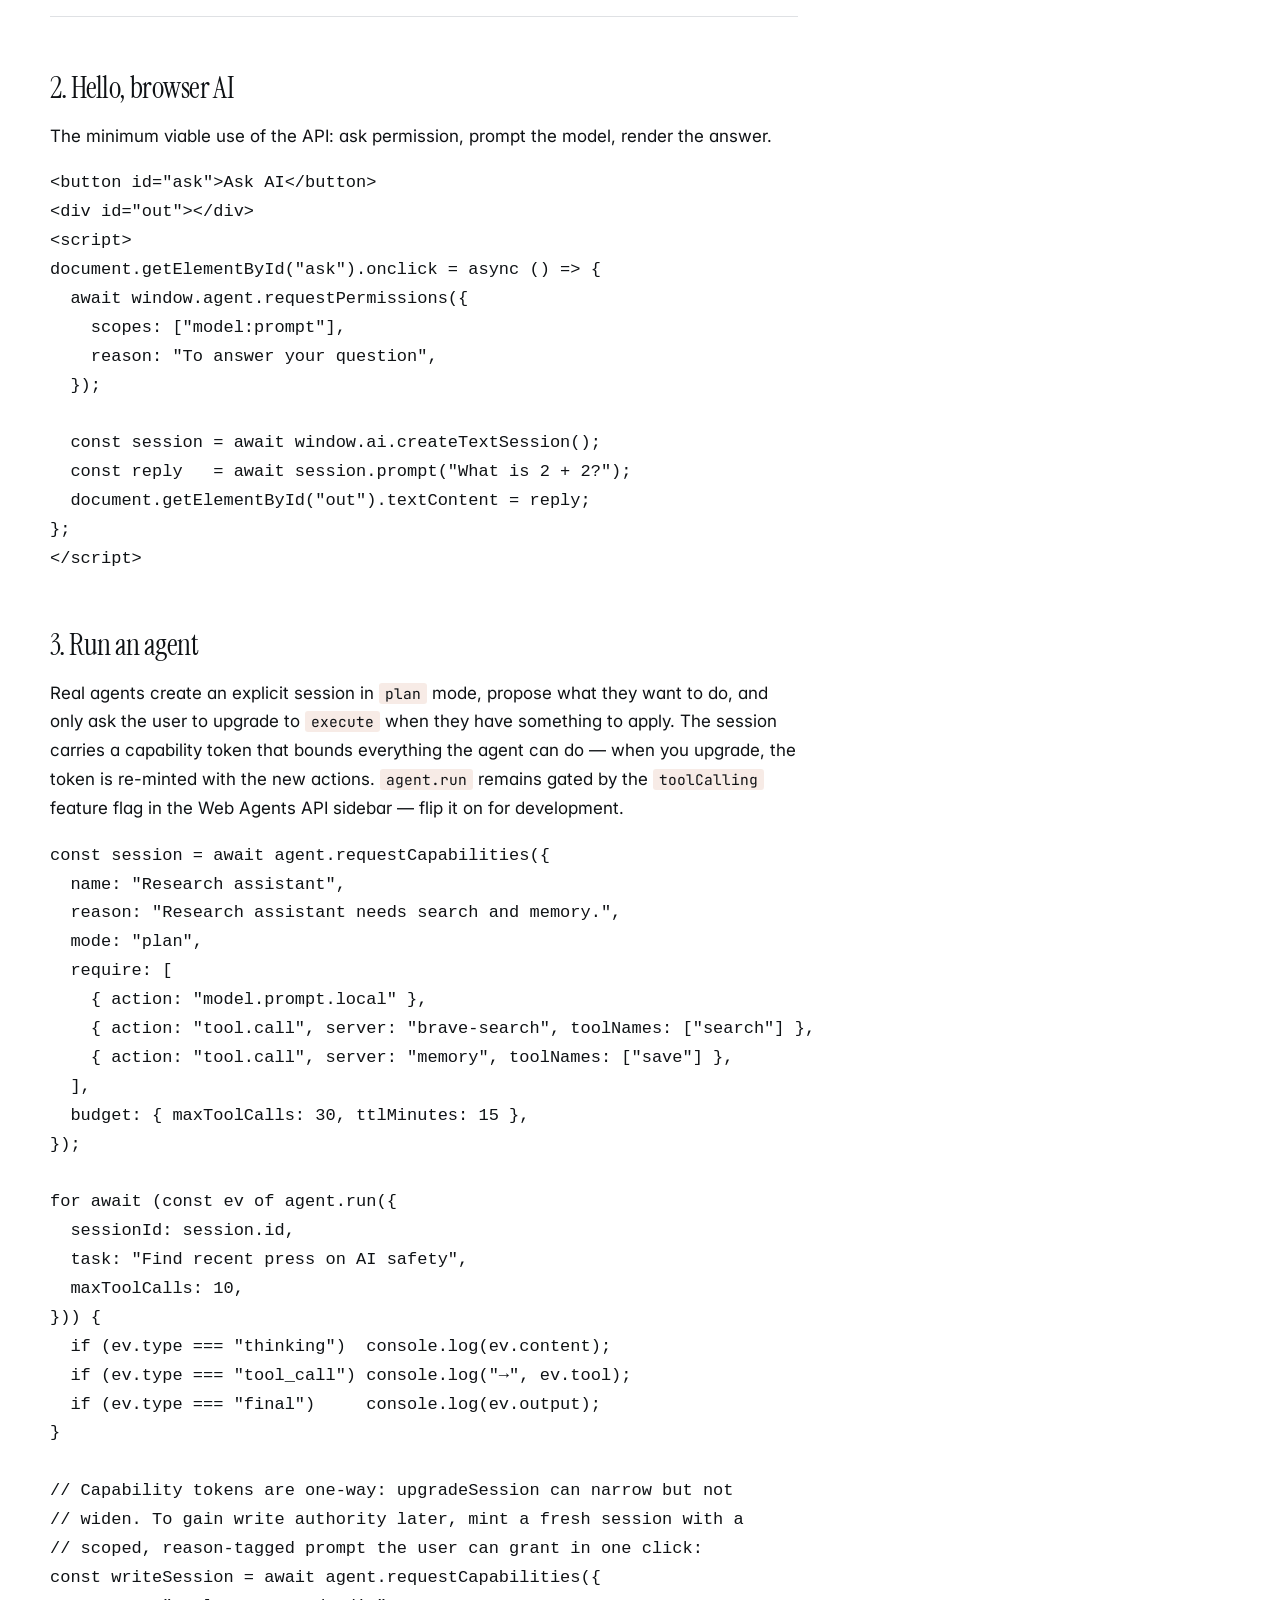
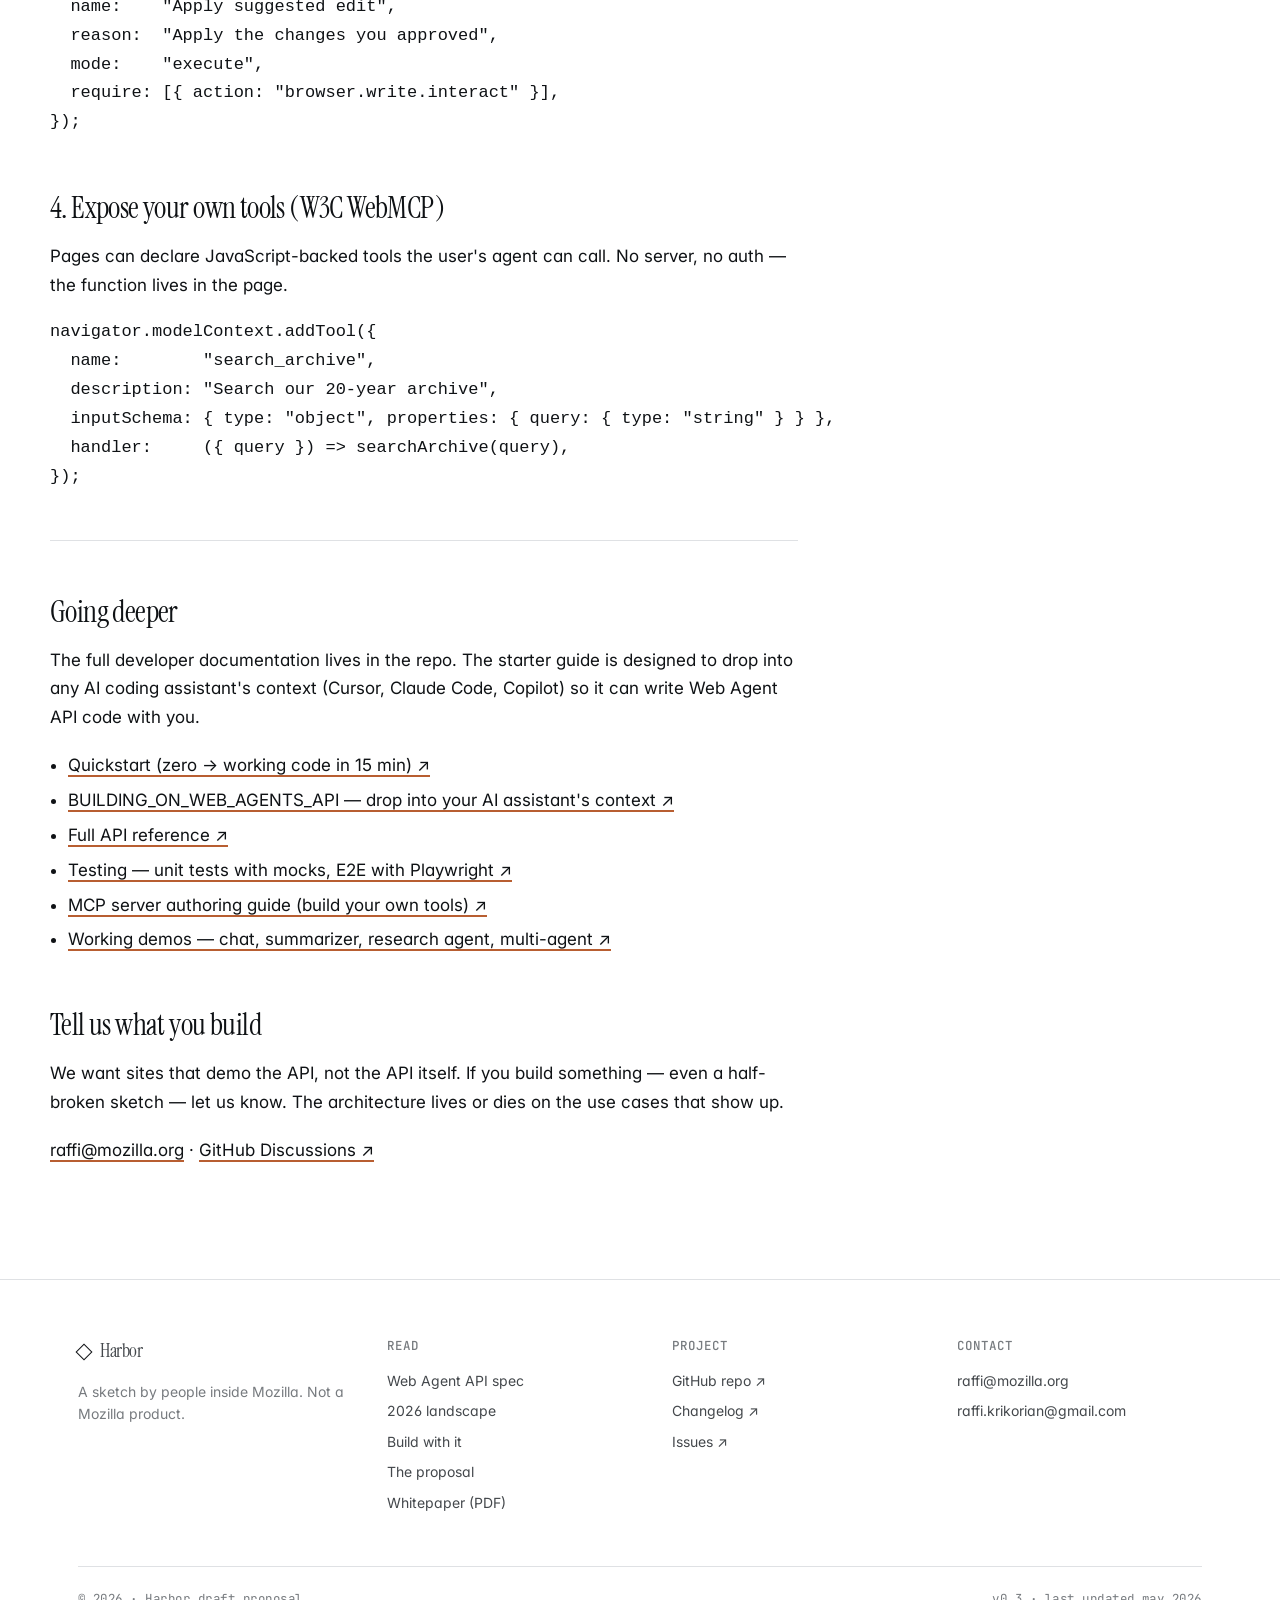
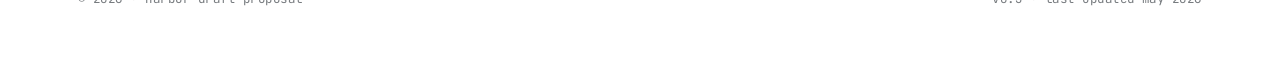
<file: whitepaper/build.html>
<!doctype html>
<html lang="en">
<head>
<meta charset="utf-8" />
<meta name="viewport" content="width=device-width,initial-scale=1" />
<title>Build with Harbor</title>
<meta name="description" content="Install Harbor in Firefox or Chrome, then build with the Web Agent API. Bring your own model and your own MCP servers." />
<link rel="preconnect" href="https://fonts.googleapis.com">
<link rel="preconnect" href="https://fonts.gstatic.com" crossorigin>
<link href="https://fonts.googleapis.com/css2?family=Instrument+Serif:ital@0;1&family=Inter:wght@300;400;500;600&family=JetBrains+Mono:wght@400;500&display=swap" rel="stylesheet">
<link rel="stylesheet" href="styles.css">
<script>
  (function () {
    var saved = localStorage.getItem('harbor-theme');
    var prefersDark = window.matchMedia && window.matchMedia('(prefers-color-scheme: dark)').matches;
    if (saved === 'dark' || (!saved && prefersDark)) document.documentElement.classList.add('dark');
  })();
</script>
</head>
<body>

<header class="nav">
  <div class="wrap nav-row">
    <a class="brand" href="index.html">
      <span class="brand-mark" aria-hidden="true"></span>
      Harbor
      <span class="brand-meta">draft · 2026</span>
    </a>
    <nav class="nav-links" aria-label="Primary">
      <a href="index.html#proposal">Proposal</a>
      <a href="spec.html">Spec</a>
      <a href="build.html" aria-current="page">Build</a>
      <a href="landscape.html">Landscape</a>
      <a class="gh" href="https://github.com/r/harbor" target="_blank" rel="noopener">GitHub ↗</a>
      <button class="theme-toggle" id="themeToggle" aria-label="Toggle theme" title="Toggle light / dark">
        <svg class="icon-moon" viewBox="0 0 24 24" fill="none" stroke="currentColor" stroke-width="1.6" stroke-linecap="round" stroke-linejoin="round"><path d="M21 12.8A9 9 0 1 1 11.2 3a7 7 0 0 0 9.8 9.8z"/></svg>
        <svg class="icon-sun"  viewBox="0 0 24 24" fill="none" stroke="currentColor" stroke-width="1.6" stroke-linecap="round" stroke-linejoin="round"><circle cx="12" cy="12" r="4"/><path d="M12 2v2M12 20v2M4.93 4.93l1.41 1.41M17.66 17.66l1.41 1.41M2 12h2M20 12h2M4.93 19.07l1.41-1.41M17.66 6.34l1.41-1.41"/></svg>
      </button>
    </nav>
  </div>
</header>

<main class="wrap longform">
  <article class="article prose">
    <p class="eyebrow">build · quickstart</p>
    <h1>Build with Harbor.</h1>
    <p class="deck">
      Install the reference extension. Bring your own model. Write three lines.
      The whole loop — Firefox, Ollama, your code — runs in about ten minutes.
    </p>
    <div class="meta">
      <span>Firefox primary</span>
      <span>Chrome supported</span>
      <span>Safari experimental</span>
    </div>

    <h2 id="install">1. Install Harbor</h2>
    <p>
      Harbor is two browser extensions and a small native bridge (Rust). Both
      extensions need to be loaded for the Web Agent API to work end-to-end.
    </p>

    <h3>Prerequisites</h3>
    <ul>
      <li><strong>Node.js 18+</strong> · <a class="link" href="https://nodejs.org" target="_blank" rel="noopener">nodejs.org</a></li>
      <li><strong>Rust</strong> · <code>curl --proto '=https' --tlsv1.2 -sSf https://sh.rustup.rs | sh</code></li>
      <li><strong>Ollama</strong> · <a class="link" href="https://ollama.com" target="_blank" rel="noopener">ollama.com</a> or <code>brew install ollama</code></li>
      <li><strong>Firefox 109+</strong> or <strong>Chrome 120+</strong> — Firefox recommended</li>
    </ul>

    <h3>Clone and build</h3>
    <pre class="ex-code" style="white-space: pre">git clone --recurse-submodules https://github.com/r/harbor.git
cd harbor

# Build the Harbor extension
cd extension && npm install && npm run build && cd ..

# Build the Web Agents API extension
cd web-agents-api && npm install && npm run build && cd ..

# Build and install the native bridge
cd bridge-rs && cargo build --release && ./install.sh && cd ..</pre>

    <h3>Start a model</h3>
    <pre class="ex-code" style="white-space: pre">ollama serve &amp;
ollama pull llama3.2</pre>

    <h3>Load both extensions in Firefox</h3>
    <ol>
      <li>Open <code>about:debugging#/runtime/this-firefox</code></li>
      <li>"Load Temporary Add-on…" → <code>extension/dist-firefox/manifest.json</code></li>
      <li>"Load Temporary Add-on…" again → <code>web-agents-api/dist-firefox/manifest.json</code></li>
      <li>Open the Harbor sidebar (<kbd>Cmd&nbsp;+&nbsp;B</kbd>). Verify <em>Bridge: Connected</em> and <em>LLM: Ollama</em>.</li>
    </ol>
    <p>
      Chrome works the same way with <code>chrome://extensions</code> →
      <em>Load unpacked</em> → the two <code>dist-chrome/</code> directories.
      One extra step for Chrome's native messaging is documented in the repo.
    </p>

    <hr/>

    <h2 id="hello">2. Hello, browser AI</h2>
    <p>
      The minimum viable use of the API: ask permission, prompt the model, render the answer.
    </p>
    <pre class="ex-code" style="white-space: pre">&lt;button id="ask"&gt;Ask AI&lt;/button&gt;
&lt;div id="out"&gt;&lt;/div&gt;
&lt;script&gt;
document.getElementById("ask").onclick = async () =&gt; {
  await window.agent.requestPermissions({
    scopes: ["model:prompt"],
    reason: "To answer your question",
  });

  const session = await window.ai.createTextSession();
  const reply   = await session.prompt("What is 2 + 2?");
  document.getElementById("out").textContent = reply;
};
&lt;/script&gt;</pre>

    <h2 id="agent">3. Run an agent</h2>
    <p>
      Real agents create an explicit session in <code>plan</code> mode, propose
      what they want to do, and only ask the user to upgrade to <code>execute</code>
      when they have something to apply. The session carries a capability
      token that bounds everything the agent can do — when you upgrade, the
      token is re-minted with the new actions. <code>agent.run</code> remains
      gated by the <code>toolCalling</code> feature flag in the Web Agents API
      sidebar — flip it on for development.
    </p>
    <pre class="ex-code" style="white-space: pre">const session = await agent.requestCapabilities({
  name: "Research assistant",
  reason: "Research assistant needs search and memory.",
  mode: "plan",
  require: [
    { action: "model.prompt.local" },
    { action: "tool.call", server: "brave-search", toolNames: ["search"] },
    { action: "tool.call", server: "memory", toolNames: ["save"] },
  ],
  budget: { maxToolCalls: 30, ttlMinutes: 15 },
});

for await (const ev of agent.run({
  sessionId: session.id,
  task: "Find recent press on AI safety",
  maxToolCalls: 10,
})) {
  if (ev.type === "thinking")  console.log(ev.content);
  if (ev.type === "tool_call") console.log("→", ev.tool);
  if (ev.type === "final")     console.log(ev.output);
}

// Capability tokens are one-way: upgradeSession can narrow but not
// widen. To gain write authority later, mint a fresh session with a
// scoped, reason-tagged prompt the user can grant in one click:
const writeSession = await agent.requestCapabilities({
  name:    "Apply suggested edit",
  reason:  "Apply the changes you approved",
  mode:    "execute",
  require: [{ action: "browser.write.interact" }],
});</pre>

    <h2 id="page-tools">4. Expose your own tools (W3C WebMCP)</h2>
    <p>
      Pages can declare JavaScript-backed tools the user's agent can call. No
      server, no auth — the function lives in the page.
    </p>
    <pre class="ex-code" style="white-space: pre">navigator.modelContext.addTool({
  name:        "search_archive",
  description: "Search our 20-year archive",
  inputSchema: { type: "object", properties: { query: { type: "string" } } },
  handler:     ({ query }) =&gt; searchArchive(query),
});</pre>

    <hr/>

    <h2 id="more">Going deeper</h2>
    <p>
      The full developer documentation lives in the repo. The starter guide is
      designed to drop into any AI coding assistant's context (Cursor, Claude
      Code, Copilot) so it can write Web Agent API code with you.
    </p>
    <ul>
      <li><a class="link" href="https://github.com/r/harbor/blob/main/QUICKSTART.md" target="_blank" rel="noopener">Quickstart (zero → working code in 15 min) ↗</a></li>
      <li><a class="link" href="https://github.com/r/harbor/blob/main/docs/BUILDING_ON_WEB_AGENTS_API.md" target="_blank" rel="noopener">BUILDING_ON_WEB_AGENTS_API — drop into your AI assistant's context ↗</a></li>
      <li><a class="link" href="https://github.com/r/harbor/blob/main/docs/WEB_AGENTS_API.md" target="_blank" rel="noopener">Full API reference ↗</a></li>
      <li><a class="link" href="https://github.com/r/harbor/blob/main/docs/TESTING_YOUR_APP.md" target="_blank" rel="noopener">Testing — unit tests with mocks, E2E with Playwright ↗</a></li>
      <li><a class="link" href="https://github.com/r/harbor/blob/main/mcp-servers/AUTHORING_GUIDE.md" target="_blank" rel="noopener">MCP server authoring guide (build your own tools) ↗</a></li>
      <li><a class="link" href="https://github.com/r/harbor/tree/main/demo" target="_blank" rel="noopener">Working demos — chat, summarizer, research agent, multi-agent ↗</a></li>
    </ul>

    <h2 id="feedback">Tell us what you build</h2>
    <p>
      We want sites that demo the API, not the API itself. If you build something —
      even a half-broken sketch — let us know. The architecture lives or dies on
      the use cases that show up.
    </p>
    <p>
      <a class="link" href="mailto:raffi@mozilla.org">raffi@mozilla.org</a> · <a class="link" href="https://github.com/r/harbor/discussions" target="_blank" rel="noopener">GitHub Discussions ↗</a>
    </p>
  </article>

  <aside class="toc" aria-label="Table of contents">
    <p class="toc-label">Contents</p>
    <ol>
      <li><a href="#install">Install</a></li>
      <li><a href="#hello">Hello, browser AI</a></li>
      <li><a href="#agent">Run an agent</a></li>
      <li><a href="#page-tools">Page-declared tools</a></li>
      <li><a href="#more">Going deeper</a></li>
      <li><a href="#feedback">Tell us</a></li>
    </ol>
  </aside>
</main>

<footer class="foot">
  <div class="wrap">
    <div class="foot-row">
      <div>
        <a class="brand" href="index.html" style="font-size: 1.2rem;">
          <span class="brand-mark" aria-hidden="true"></span>
          Harbor
        </a>
        <p style="margin-top: 14px; color: var(--ink-mute); font-size: var(--t-small); max-width: 38ch;">
          A sketch by people inside Mozilla. Not a Mozilla product.
        </p>
      </div>
      <div>
        <h5>Read</h5>
        <ul>
          <li><a href="spec.html">Web Agent API spec</a></li>
          <li><a href="landscape.html">2026 landscape</a></li>
          <li><a href="build.html">Build with it</a></li>
          <li><a href="index.html#proposal">The proposal</a></li>
          <li><a href="whitepaper.pdf">Whitepaper (PDF)</a></li>
        </ul>
      </div>
      <div>
        <h5>Project</h5>
        <ul>
          <li><a href="https://github.com/r/harbor" target="_blank" rel="noopener">GitHub repo ↗</a></li>
          <li><a href="https://github.com/r/harbor/blob/main/CHANGELOG.md" target="_blank" rel="noopener">Changelog ↗</a></li>
          <li><a href="https://github.com/r/harbor/issues" target="_blank" rel="noopener">Issues ↗</a></li>
        </ul>
      </div>
      <div>
        <h5>Contact</h5>
        <ul>
          <li><a href="mailto:raffi@mozilla.org">raffi@mozilla.org</a></li>
          <li><a href="mailto:raffi.krikorian@gmail.com">raffi.krikorian@gmail.com</a></li>
        </ul>
      </div>
    </div>
    <div class="foot-bottom">
      <span>© 2026 · Harbor draft proposal</span>
      <span>v0.3 · last updated may 2026</span>
    </div>
  </div>
</footer>

<script>
  document.getElementById('themeToggle').addEventListener('click', function () {
    var html = document.documentElement;
    html.classList.toggle('dark');
    localStorage.setItem('harbor-theme', html.classList.contains('dark') ? 'dark' : 'light');
  });
  (function () {
    var headings = Array.from(document.querySelectorAll('.article h2[id]'));
    var items    = Array.from(document.querySelectorAll('.toc li'));
    function onScroll() {
      var y = window.scrollY + 140;
      var idx = 0;
      for (var i = 0; i < headings.length; i++) {
        if (headings[i].offsetTop <= y) idx = i;
      }
      items.forEach(function (li, i) { li.classList.toggle('active', i === idx); });
    }
    window.addEventListener('scroll', onScroll, { passive: true });
    onScroll();
  })();
</script>

</body>
</html>
</file>
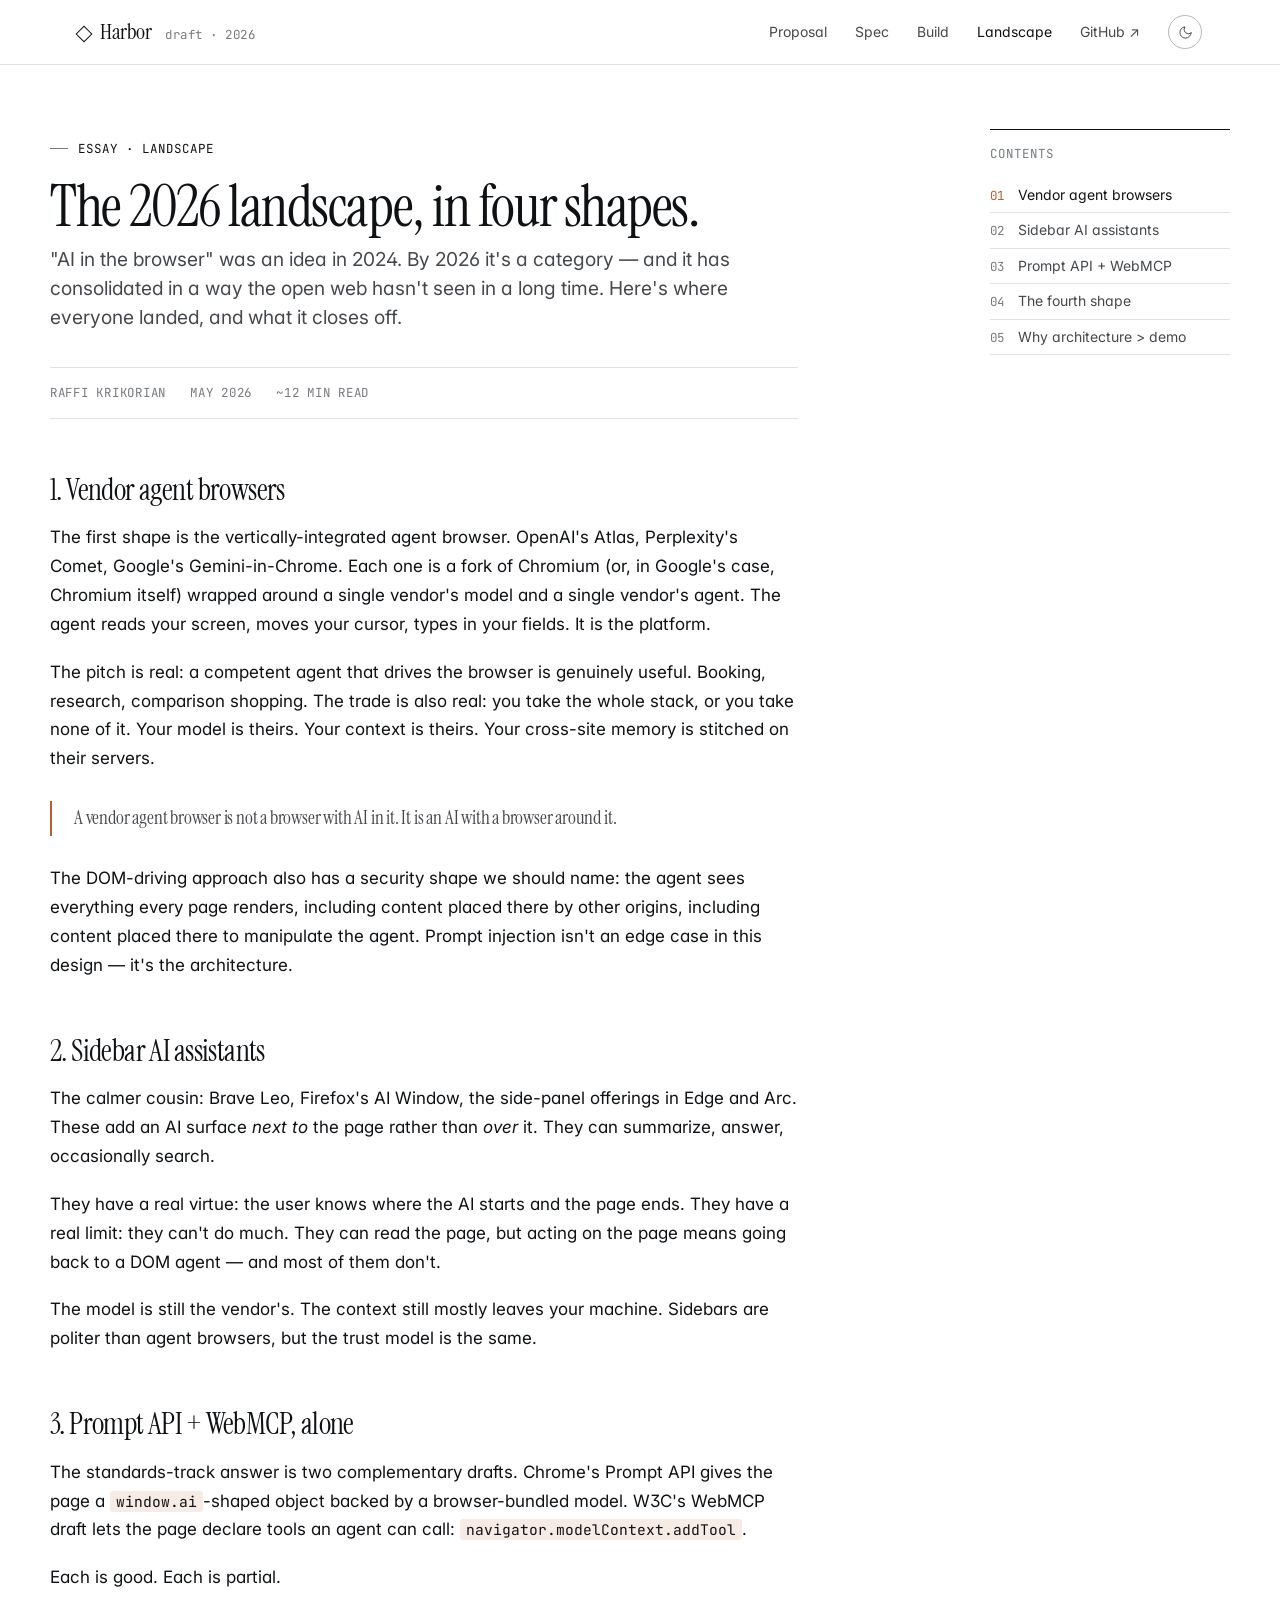
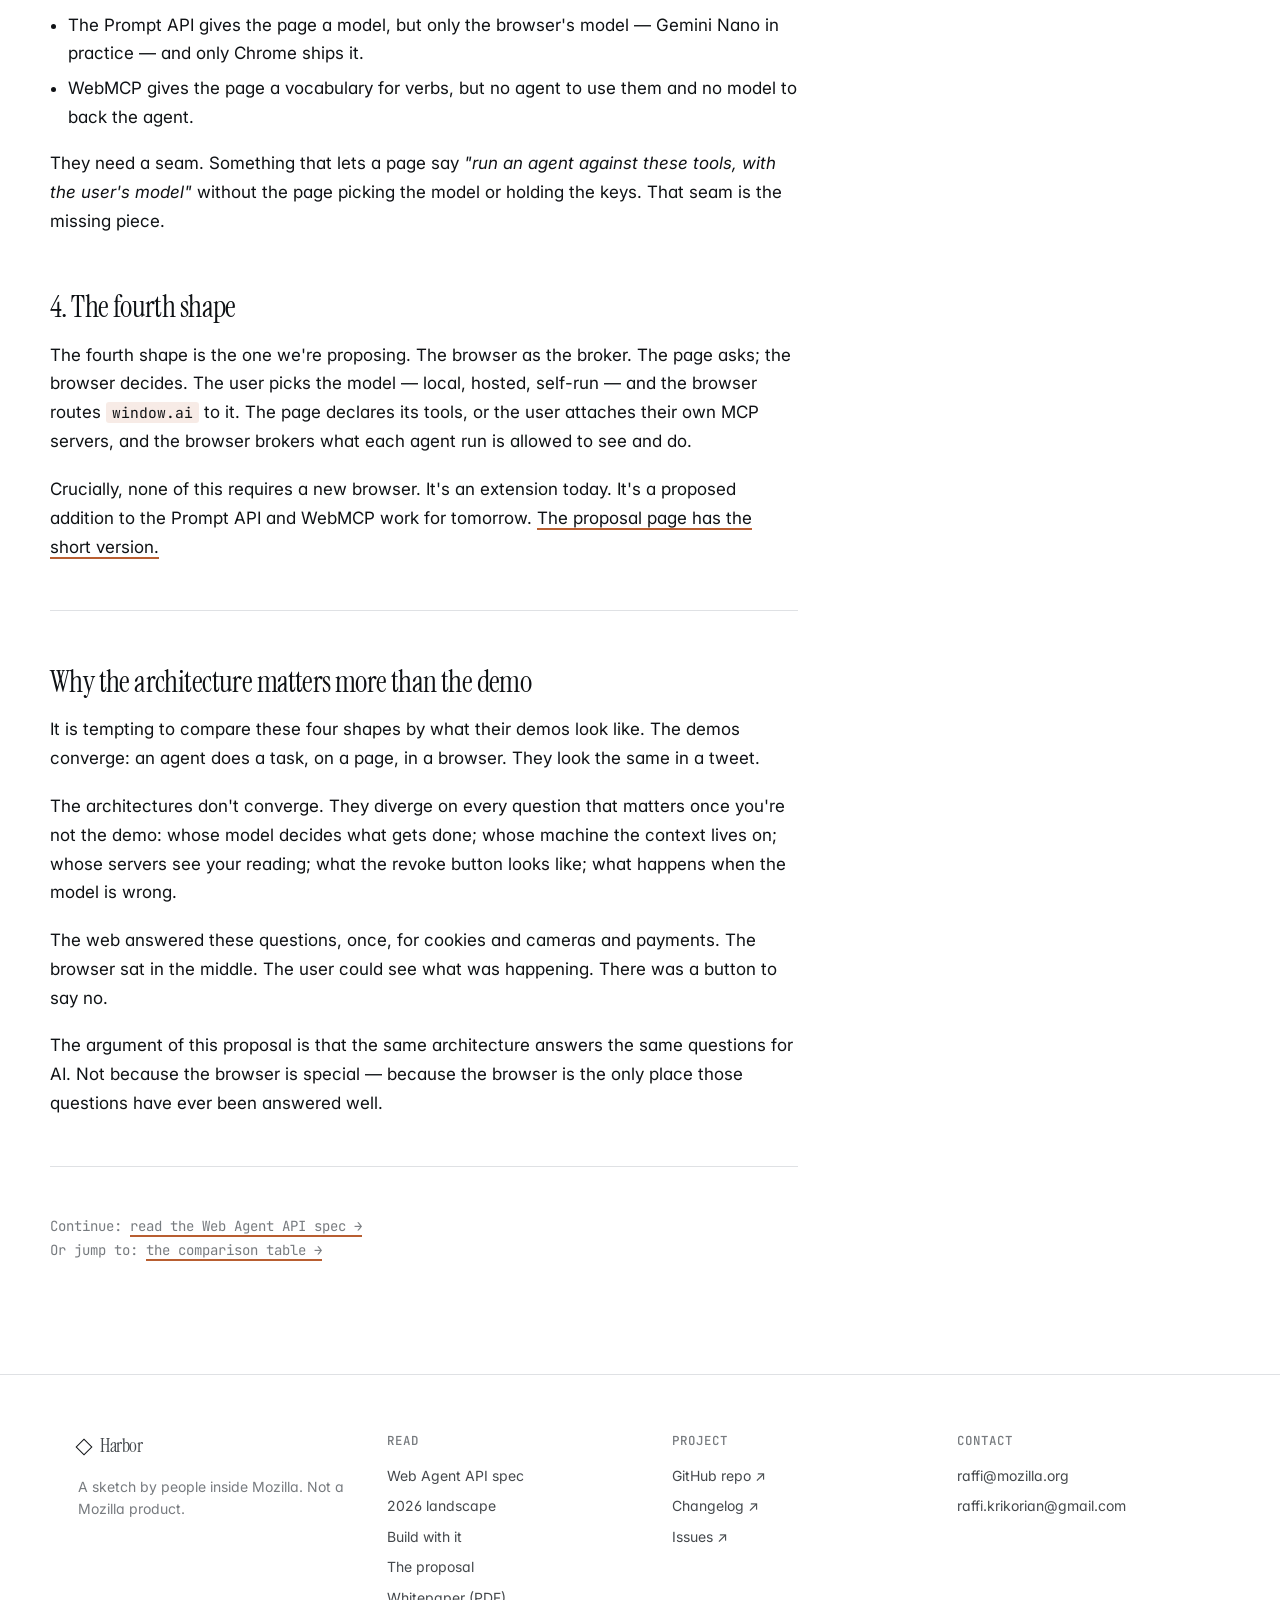
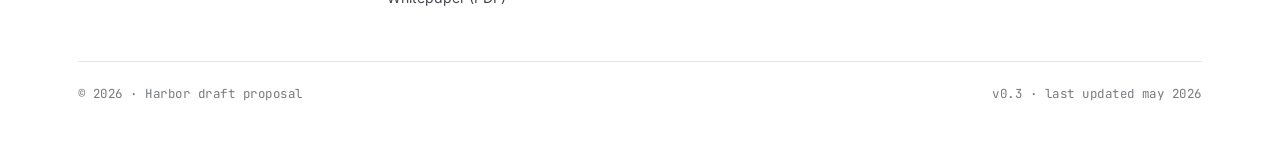
<file: whitepaper/landscape.html>
<!doctype html>
<html lang="en">
<head>
<meta charset="utf-8" />
<meta name="viewport" content="width=device-width,initial-scale=1" />
<title>The 2026 landscape — Harbor</title>
<meta name="description" content="A long-form essay on where AI in the browser ended up by 2026 — and what that closes off." />
<link rel="preconnect" href="https://fonts.googleapis.com">
<link rel="preconnect" href="https://fonts.gstatic.com" crossorigin>
<link href="https://fonts.googleapis.com/css2?family=Instrument+Serif:ital@0;1&family=Inter:wght@300;400;500;600&family=JetBrains+Mono:wght@400;500&display=swap" rel="stylesheet">
<link rel="stylesheet" href="styles.css">
<script>
  (function () {
    var saved = localStorage.getItem('harbor-theme');
    var prefersDark = window.matchMedia && window.matchMedia('(prefers-color-scheme: dark)').matches;
    if (saved === 'dark' || (!saved && prefersDark)) document.documentElement.classList.add('dark');
  })();
</script>
</head>
<body>

<header class="nav">
  <div class="wrap nav-row">
    <a class="brand" href="index.html">
      <span class="brand-mark" aria-hidden="true"></span>
      Harbor
      <span class="brand-meta">draft · 2026</span>
    </a>
    <nav class="nav-links" aria-label="Primary">
      <a href="index.html#proposal">Proposal</a>
      <a href="spec.html">Spec</a>
      <a href="build.html">Build</a>
      <a href="landscape.html" aria-current="page">Landscape</a>
      <a class="gh" href="https://github.com/r/harbor" target="_blank" rel="noopener">GitHub ↗</a>
      <button class="theme-toggle" id="themeToggle" aria-label="Toggle theme" title="Toggle light / dark">
        <svg class="icon-moon" viewBox="0 0 24 24" fill="none" stroke="currentColor" stroke-width="1.6" stroke-linecap="round" stroke-linejoin="round"><path d="M21 12.8A9 9 0 1 1 11.2 3a7 7 0 0 0 9.8 9.8z"/></svg>
        <svg class="icon-sun"  viewBox="0 0 24 24" fill="none" stroke="currentColor" stroke-width="1.6" stroke-linecap="round" stroke-linejoin="round"><circle cx="12" cy="12" r="4"/><path d="M12 2v2M12 20v2M4.93 4.93l1.41 1.41M17.66 17.66l1.41 1.41M2 12h2M20 12h2M4.93 19.07l1.41-1.41M17.66 6.34l1.41-1.41"/></svg>
      </button>
    </nav>
  </div>
</header>

<main class="wrap longform">
  <article class="article prose">
    <p class="eyebrow">essay · landscape</p>
    <h1>The 2026 landscape, in four shapes.</h1>
    <p class="deck">
      "AI in the browser" was an idea in 2024. By 2026 it's a category — and it has
      consolidated in a way the open web hasn't seen in a long time. Here's where
      everyone landed, and what it closes off.
    </p>
    <div class="meta">
      <span>Raffi Krikorian</span>
      <span>May 2026</span>
      <span>~12 min read</span>
    </div>

    <h2 id="vendor-browsers">1. Vendor agent browsers</h2>
    <p>
      The first shape is the vertically-integrated agent browser. OpenAI's Atlas,
      Perplexity's Comet, Google's Gemini-in-Chrome. Each one is a fork of Chromium
      (or, in Google's case, Chromium itself) wrapped around a single vendor's model
      and a single vendor's agent. The agent reads your screen, moves your cursor,
      types in your fields. It is the platform.
    </p>
    <p>
      The pitch is real: a competent agent that drives the browser is genuinely useful.
      Booking, research, comparison shopping. The trade is also real: you take the
      whole stack, or you take none of it. Your model is theirs. Your context is
      theirs. Your cross-site memory is stitched on their servers.
    </p>
    <blockquote>
      A vendor agent browser is not a browser with AI in it. It is an AI with a
      browser around it.
    </blockquote>
    <p>
      The DOM-driving approach also has a security shape we should name: the agent
      sees everything every page renders, including content placed there by other
      origins, including content placed there to manipulate the agent. Prompt
      injection isn't an edge case in this design — it's the architecture.
    </p>

    <h2 id="sidebars">2. Sidebar AI assistants</h2>
    <p>
      The calmer cousin: Brave Leo, Firefox's AI Window, the side-panel offerings in
      Edge and Arc. These add an AI surface <em>next to</em> the page rather than
      <em>over</em> it. They can summarize, answer, occasionally search.
    </p>
    <p>
      They have a real virtue: the user knows where the AI starts and the page ends.
      They have a real limit: they can't do much. They can read the page, but acting
      on the page means going back to a DOM agent — and most of them don't.
    </p>
    <p>
      The model is still the vendor's. The context still mostly leaves your machine.
      Sidebars are politer than agent browsers, but the trust model is the same.
    </p>

    <h2 id="prompt-api">3. Prompt API + WebMCP, alone</h2>
    <p>
      The standards-track answer is two complementary drafts. Chrome's Prompt API
      gives the page a <code>window.ai</code>-shaped object backed by a browser-bundled
      model. W3C's WebMCP draft lets the page declare tools an agent can call:
      <code>navigator.modelContext.addTool</code>.
    </p>
    <p>
      Each is good. Each is partial.
    </p>
    <ul>
      <li>The Prompt API gives the page a model, but only the browser's model — Gemini Nano in practice — and only Chrome ships it.</li>
      <li>WebMCP gives the page a vocabulary for verbs, but no agent to use them and no model to back the agent.</li>
    </ul>
    <p>
      They need a seam. Something that lets a page say <em>"run an agent against
      these tools, with the user's model"</em> without the page picking the model or
      holding the keys. That seam is the missing piece.
    </p>

    <h2 id="harbor">4. The fourth shape</h2>
    <p>
      The fourth shape is the one we're proposing. The browser as the broker. The
      page asks; the browser decides. The user picks the model — local, hosted,
      self-run — and the browser routes <code>window.ai</code> to it. The page
      declares its tools, or the user attaches their own MCP servers, and the
      browser brokers what each agent run is allowed to see and do.
    </p>
    <p>
      Crucially, none of this requires a new browser. It's an extension today. It's
      a proposed addition to the Prompt API and WebMCP work for tomorrow.
      <a class="link" href="index.html#proposal">The proposal page has the short version.</a>
    </p>

    <hr/>

    <h2 id="why">Why the architecture matters more than the demo</h2>
    <p>
      It is tempting to compare these four shapes by what their demos look like.
      The demos converge: an agent does a task, on a page, in a browser. They look
      the same in a tweet.
    </p>
    <p>
      The architectures don't converge. They diverge on every question that
      matters once you're not the demo: whose model decides what gets done; whose
      machine the context lives on; whose servers see your reading; what the
      revoke button looks like; what happens when the model is wrong.
    </p>
    <p>
      The web answered these questions, once, for cookies and cameras and
      payments. The browser sat in the middle. The user could see what was
      happening. There was a button to say no.
    </p>
    <p>
      The argument of this proposal is that the same architecture answers the same
      questions for AI. Not because the browser is special — because the browser
      is the only place those questions have ever been answered well.
    </p>

    <hr/>

    <p style="color: var(--ink-mute); font-family: var(--font-mono); font-size: var(--t-small);">
      Continue: <a class="link" href="spec.html">read the Web Agent API spec →</a><br/>
      Or jump to: <a class="link" href="index.html#differentiation">the comparison table →</a>
    </p>
  </article>

  <aside class="toc" aria-label="Table of contents">
    <p class="toc-label">Contents</p>
    <ol>
      <li><a href="#vendor-browsers">Vendor agent browsers</a></li>
      <li><a href="#sidebars">Sidebar AI assistants</a></li>
      <li><a href="#prompt-api">Prompt API + WebMCP</a></li>
      <li><a href="#harbor">The fourth shape</a></li>
      <li><a href="#why">Why architecture &gt; demo</a></li>
    </ol>
  </aside>
</main>

<footer class="foot">
  <div class="wrap">
    <div class="foot-row">
      <div>
        <a class="brand" href="index.html" style="font-size: 1.2rem;">
          <span class="brand-mark" aria-hidden="true"></span>
          Harbor
        </a>
        <p style="margin-top: 14px; color: var(--ink-mute); font-size: var(--t-small); max-width: 38ch;">
          A sketch by people inside Mozilla. Not a Mozilla product.
        </p>
      </div>
      <div>
        <h5>Read</h5>
        <ul>
          <li><a href="spec.html">Web Agent API spec</a></li>
          <li><a href="landscape.html">2026 landscape</a></li>
          <li><a href="build.html">Build with it</a></li>
          <li><a href="index.html#proposal">The proposal</a></li>
          <li><a href="whitepaper.pdf">Whitepaper (PDF)</a></li>
        </ul>
      </div>
      <div>
        <h5>Project</h5>
        <ul>
          <li><a href="https://github.com/r/harbor" target="_blank" rel="noopener">GitHub repo ↗</a></li>
          <li><a href="https://github.com/r/harbor/blob/main/CHANGELOG.md" target="_blank" rel="noopener">Changelog ↗</a></li>
          <li><a href="https://github.com/r/harbor/issues" target="_blank" rel="noopener">Issues ↗</a></li>
        </ul>
      </div>
      <div>
        <h5>Contact</h5>
        <ul>
          <li><a href="mailto:raffi@mozilla.org">raffi@mozilla.org</a></li>
          <li><a href="mailto:raffi.krikorian@gmail.com">raffi.krikorian@gmail.com</a></li>
        </ul>
      </div>
    </div>
    <div class="foot-bottom">
      <span>© 2026 · Harbor draft proposal</span>
      <span>v0.3 · last updated may 2026</span>
    </div>
  </div>
</footer>

<script>
  document.getElementById('themeToggle').addEventListener('click', function () {
    var html = document.documentElement;
    html.classList.toggle('dark');
    localStorage.setItem('harbor-theme', html.classList.contains('dark') ? 'dark' : 'light');
  });
  (function () {
    var headings = Array.from(document.querySelectorAll('.article h2[id]'));
    var items    = Array.from(document.querySelectorAll('.toc li'));
    var links    = Array.from(document.querySelectorAll('.toc a'));
    function onScroll() {
      var y = window.scrollY + 140;
      var idx = 0;
      for (var i = 0; i < headings.length; i++) {
        if (headings[i].offsetTop <= y) idx = i;
      }
      items.forEach(function (li, i) { li.classList.toggle('active', i === idx); });
    }
    window.addEventListener('scroll', onScroll, { passive: true });
    onScroll();
  })();
</script>

</body>
</html>
</file>
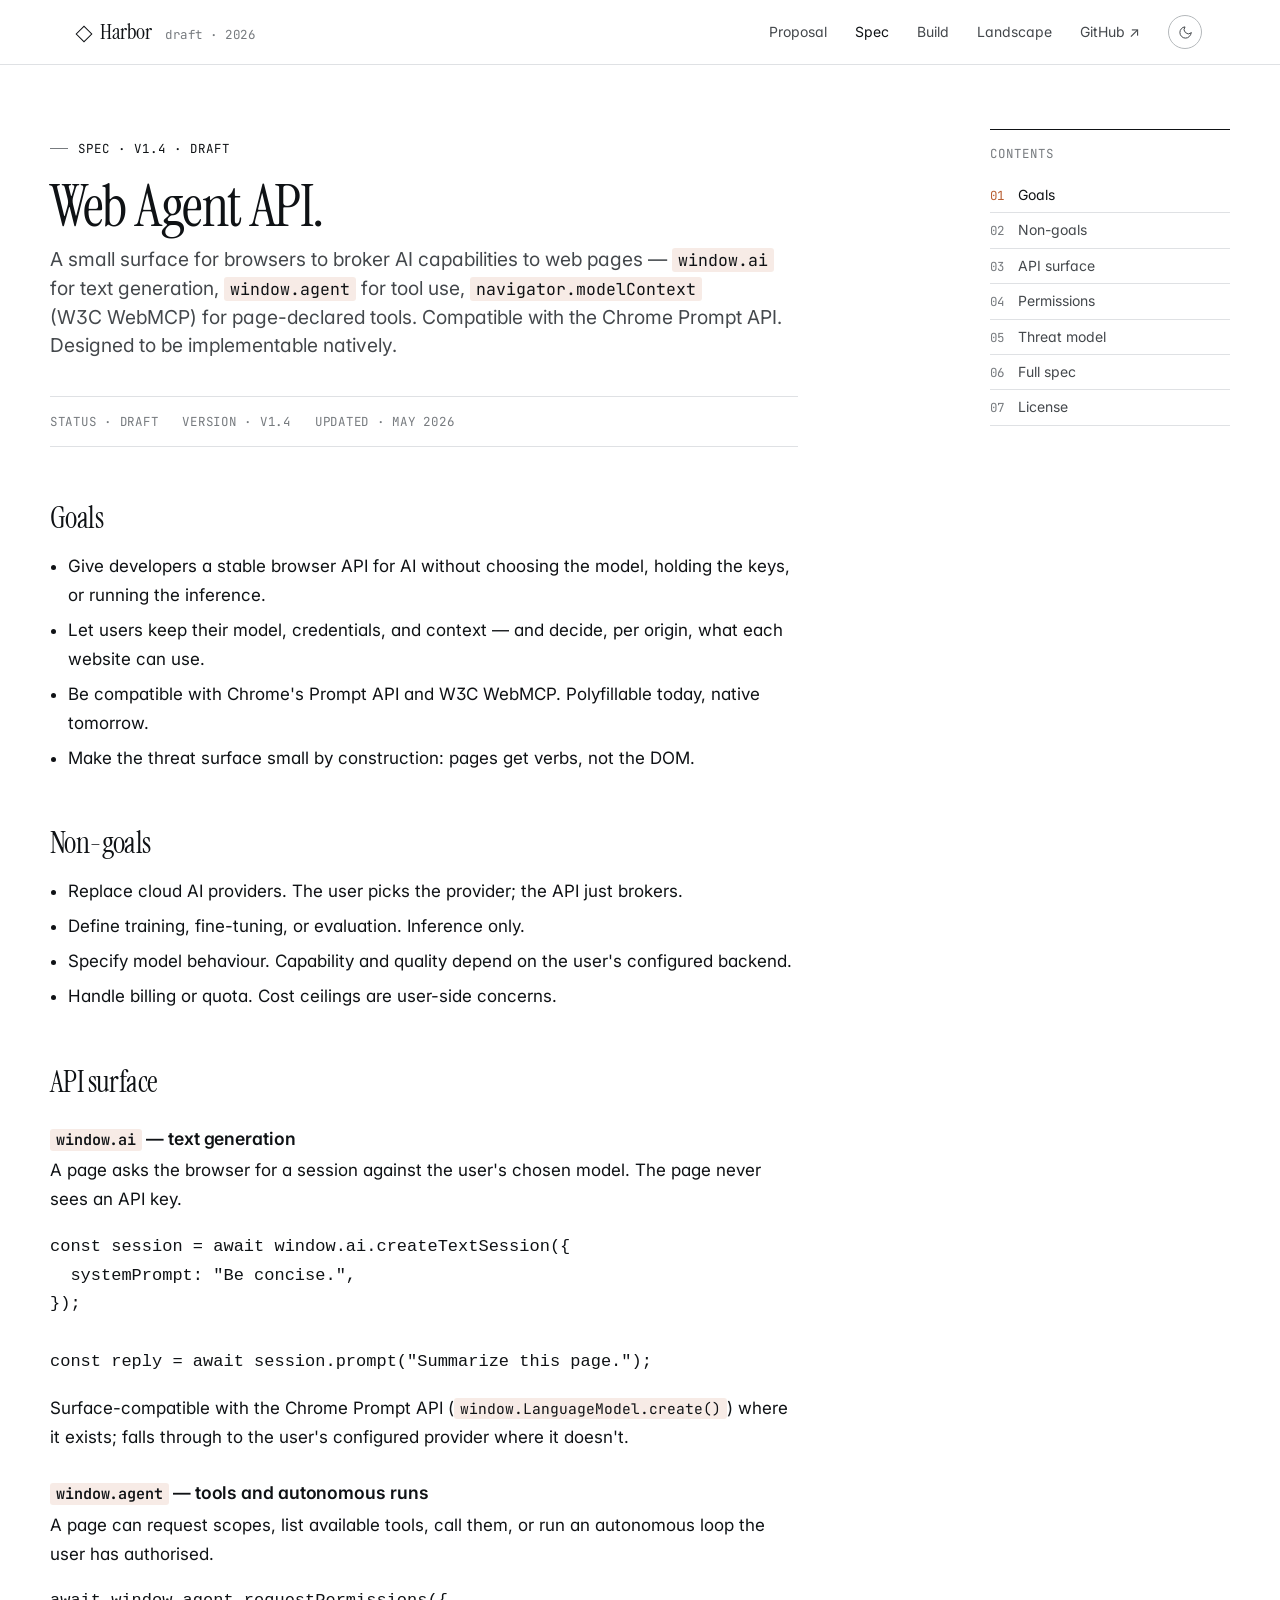
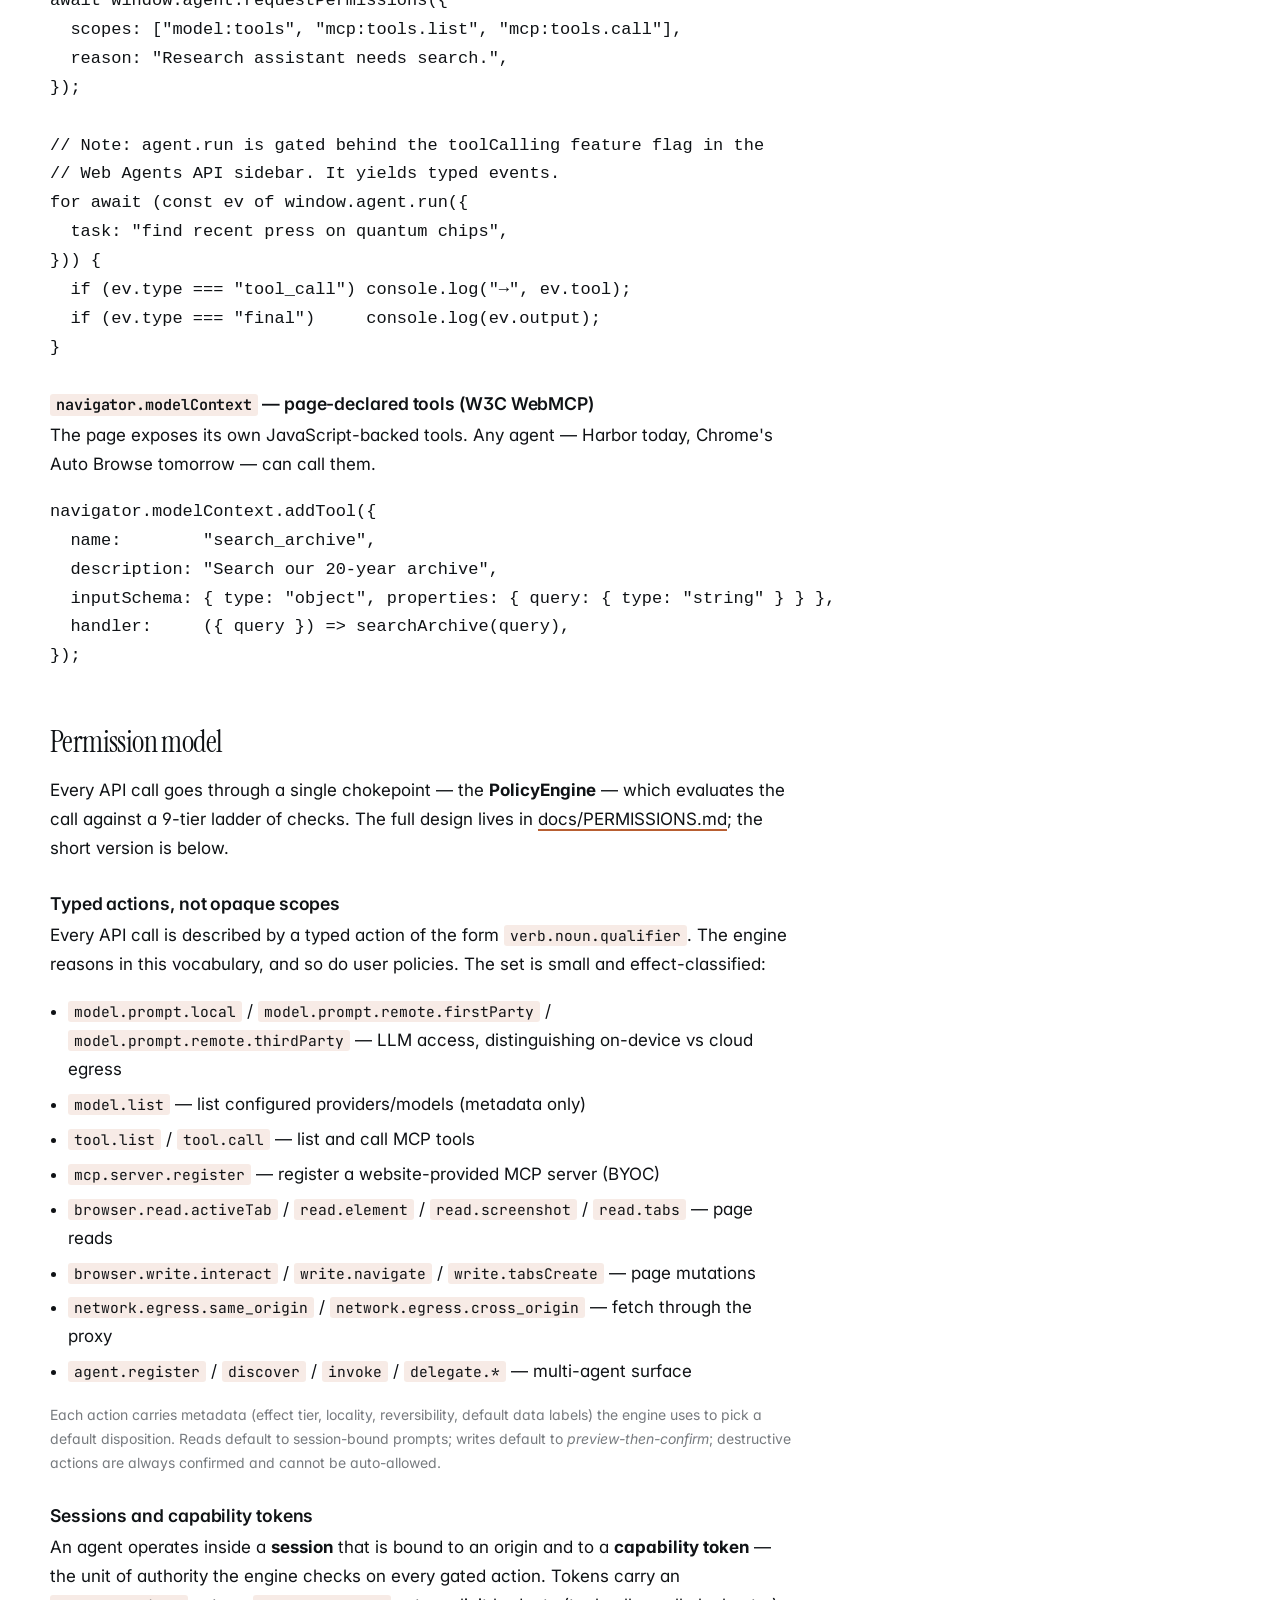
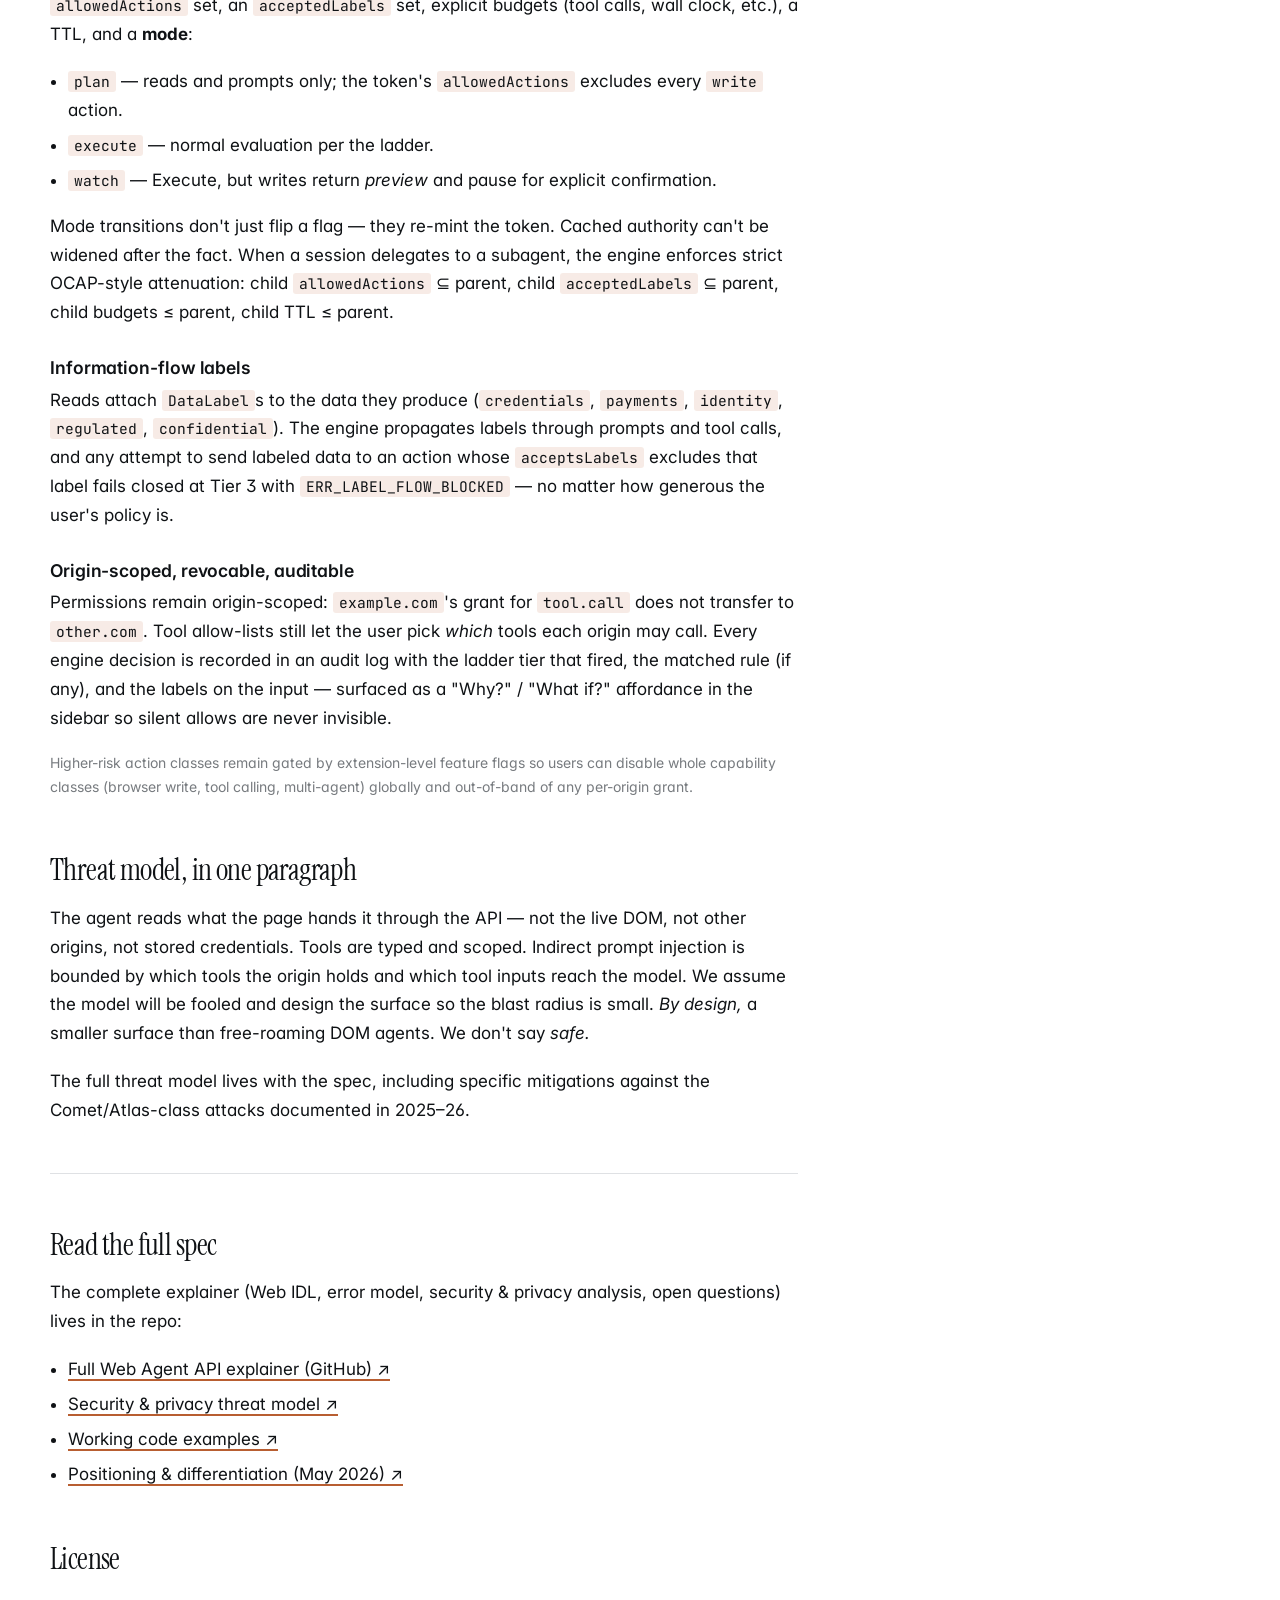
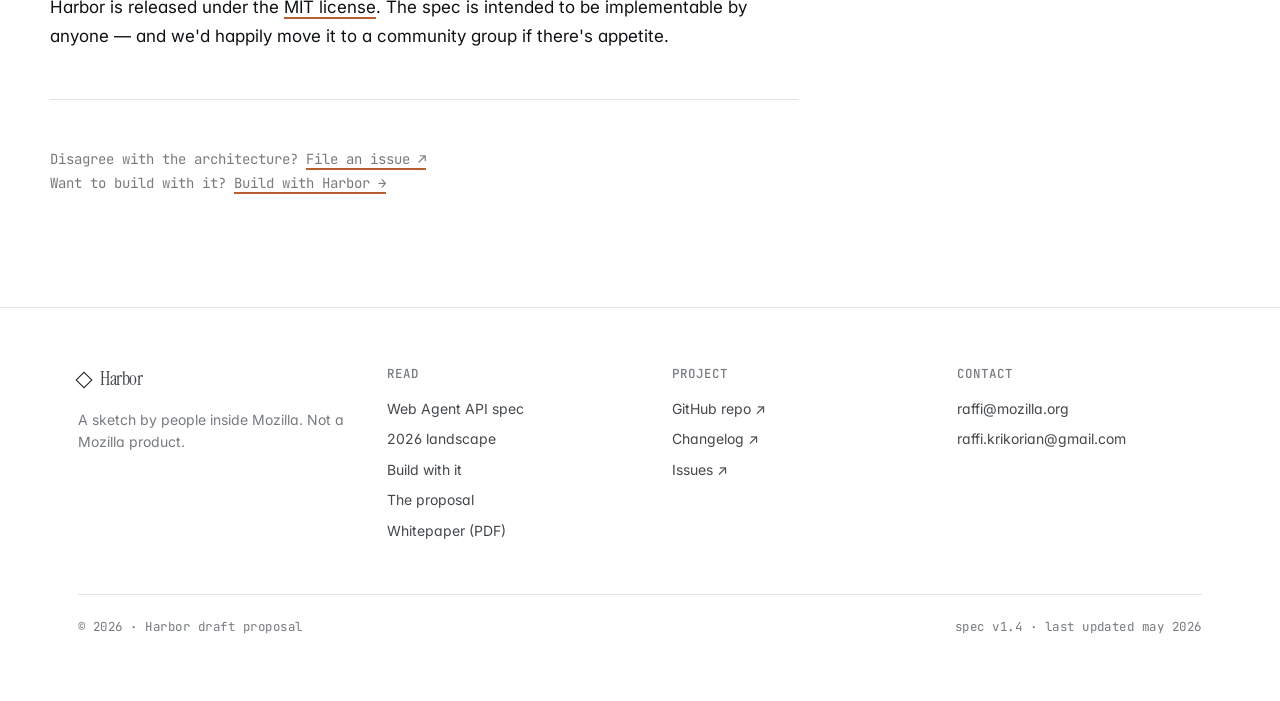
<file: whitepaper/spec.html>
<!doctype html>
<html lang="en">
<head>
<meta charset="utf-8" />
<meta name="viewport" content="width=device-width,initial-scale=1" />
<title>Web Agent API spec — Harbor</title>
<meta name="description" content="The Web Agent API: a draft browser-mediated contract for letting websites use the user's chosen AI, with the user's chosen tools, scoped per origin." />
<link rel="preconnect" href="https://fonts.googleapis.com">
<link rel="preconnect" href="https://fonts.gstatic.com" crossorigin>
<link href="https://fonts.googleapis.com/css2?family=Instrument+Serif:ital@0;1&family=Inter:wght@300;400;500;600&family=JetBrains+Mono:wght@400;500&display=swap" rel="stylesheet">
<link rel="stylesheet" href="styles.css">
<script>
  (function () {
    var saved = localStorage.getItem('harbor-theme');
    var prefersDark = window.matchMedia && window.matchMedia('(prefers-color-scheme: dark)').matches;
    if (saved === 'dark' || (!saved && prefersDark)) document.documentElement.classList.add('dark');
  })();
</script>
</head>
<body>

<header class="nav">
  <div class="wrap nav-row">
    <a class="brand" href="index.html">
      <span class="brand-mark" aria-hidden="true"></span>
      Harbor
      <span class="brand-meta">draft · 2026</span>
    </a>
    <nav class="nav-links" aria-label="Primary">
      <a href="index.html#proposal">Proposal</a>
      <a href="spec.html" aria-current="page">Spec</a>
      <a href="build.html">Build</a>
      <a href="landscape.html">Landscape</a>
      <a class="gh" href="https://github.com/r/harbor" target="_blank" rel="noopener">GitHub ↗</a>
      <button class="theme-toggle" id="themeToggle" aria-label="Toggle theme" title="Toggle light / dark">
        <svg class="icon-moon" viewBox="0 0 24 24" fill="none" stroke="currentColor" stroke-width="1.6" stroke-linecap="round" stroke-linejoin="round"><path d="M21 12.8A9 9 0 1 1 11.2 3a7 7 0 0 0 9.8 9.8z"/></svg>
        <svg class="icon-sun"  viewBox="0 0 24 24" fill="none" stroke="currentColor" stroke-width="1.6" stroke-linecap="round" stroke-linejoin="round"><circle cx="12" cy="12" r="4"/><path d="M12 2v2M12 20v2M4.93 4.93l1.41 1.41M17.66 17.66l1.41 1.41M2 12h2M20 12h2M4.93 19.07l1.41-1.41M17.66 6.34l1.41-1.41"/></svg>
      </button>
    </nav>
  </div>
</header>

<main class="wrap longform">
  <article class="article prose">
    <p class="eyebrow">spec · v1.4 · draft</p>
    <h1>Web Agent API.</h1>
    <p class="deck">
      A small surface for browsers to broker AI capabilities to web pages —
      <code>window.ai</code> for text generation, <code>window.agent</code> for tool use,
      <code>navigator.modelContext</code> (W3C&nbsp;WebMCP) for page-declared tools.
      Compatible with the Chrome Prompt API. Designed to be implementable natively.
    </p>
    <div class="meta">
      <span>Status · draft</span>
      <span>Version · v1.4</span>
      <span>Updated · May 2026</span>
    </div>

    <h2 id="goals">Goals</h2>
    <ul>
      <li>Give developers a stable browser API for AI without choosing the model, holding the keys, or running the inference.</li>
      <li>Let users keep their model, credentials, and context — and decide, per origin, what each website can use.</li>
      <li>Be compatible with Chrome's Prompt API and W3C WebMCP. Polyfillable today, native tomorrow.</li>
      <li>Make the threat surface small by construction: pages get verbs, not the DOM.</li>
    </ul>

    <h2 id="non-goals">Non-goals</h2>
    <ul>
      <li>Replace cloud AI providers. The user picks the provider; the API just brokers.</li>
      <li>Define training, fine-tuning, or evaluation. Inference only.</li>
      <li>Specify model behaviour. Capability and quality depend on the user's configured backend.</li>
      <li>Handle billing or quota. Cost ceilings are user-side concerns.</li>
    </ul>

    <h2 id="surface">API surface</h2>

    <h3 id="window-ai"><code>window.ai</code> — text generation</h3>
    <p>
      A page asks the browser for a session against the user's chosen model.
      The page never sees an API key.
    </p>
    <pre class="ex-code" style="white-space: pre">const session = await window.ai.createTextSession({
  systemPrompt: "Be concise.",
});

const reply = await session.prompt("Summarize this page.");</pre>
    <p>
      Surface-compatible with the Chrome Prompt API
      (<code>window.LanguageModel.create()</code>) where it exists; falls through to
      the user's configured provider where it doesn't.
    </p>

    <h3 id="window-agent"><code>window.agent</code> — tools and autonomous runs</h3>
    <p>
      A page can request scopes, list available tools, call them, or run an
      autonomous loop the user has authorised.
    </p>
    <pre class="ex-code" style="white-space: pre">await window.agent.requestPermissions({
  scopes: ["model:tools", "mcp:tools.list", "mcp:tools.call"],
  reason: "Research assistant needs search.",
});

// Note: agent.run is gated behind the toolCalling feature flag in the
// Web Agents API sidebar. It yields typed events.
for await (const ev of window.agent.run({
  task: "find recent press on quantum chips",
})) {
  if (ev.type === "tool_call") console.log("→", ev.tool);
  if (ev.type === "final")     console.log(ev.output);
}</pre>

    <h3 id="model-context"><code>navigator.modelContext</code> — page-declared tools (W3C WebMCP)</h3>
    <p>
      The page exposes its own JavaScript-backed tools. Any agent — Harbor today,
      Chrome's Auto Browse tomorrow — can call them.
    </p>
    <pre class="ex-code" style="white-space: pre">navigator.modelContext.addTool({
  name:        "search_archive",
  description: "Search our 20-year archive",
  inputSchema: { type: "object", properties: { query: { type: "string" } } },
  handler:     ({ query }) =&gt; searchArchive(query),
});</pre>

    <h2 id="permissions">Permission model</h2>
    <p>
      Every API call goes through a single chokepoint — the <strong>PolicyEngine</strong>
      — which evaluates the call against a 9-tier ladder of checks. The full
      design lives in <a class="link" href="https://github.com/r/harbor/blob/main/docs/PERMISSIONS.md" target="_blank" rel="noopener">docs/PERMISSIONS.md</a>;
      the short version is below.
    </p>

    <h3>Typed actions, not opaque scopes</h3>
    <p>
      Every API call is described by a typed action of the form
      <code>verb.noun.qualifier</code>. The engine reasons in this vocabulary, and
      so do user policies. The set is small and effect-classified:
    </p>
    <ul>
      <li><code>model.prompt.local</code> / <code>model.prompt.remote.firstParty</code> / <code>model.prompt.remote.thirdParty</code> — LLM access, distinguishing on-device vs cloud egress</li>
      <li><code>model.list</code> — list configured providers/models (metadata only)</li>
      <li><code>tool.list</code> / <code>tool.call</code> — list and call MCP tools</li>
      <li><code>mcp.server.register</code> — register a website-provided MCP server (BYOC)</li>
      <li><code>browser.read.activeTab</code> / <code>read.element</code> / <code>read.screenshot</code> / <code>read.tabs</code> — page reads</li>
      <li><code>browser.write.interact</code> / <code>write.navigate</code> / <code>write.tabsCreate</code> — page mutations</li>
      <li><code>network.egress.same_origin</code> / <code>network.egress.cross_origin</code> — fetch through the proxy</li>
      <li><code>agent.register</code> / <code>discover</code> / <code>invoke</code> / <code>delegate.*</code> — multi-agent surface</li>
    </ul>
    <p style="color: var(--ink-mute); font-size: var(--t-small);">
      Each action carries metadata (effect tier, locality, reversibility, default
      data labels) the engine uses to pick a default disposition. Reads default
      to session-bound prompts; writes default to <em>preview-then-confirm</em>;
      destructive actions are always confirmed and cannot be auto-allowed.
    </p>

    <h3>Sessions and capability tokens</h3>
    <p>
      An agent operates inside a <strong>session</strong> that is bound to an
      origin and to a <strong>capability token</strong> — the unit of authority
      the engine checks on every gated action. Tokens carry an
      <code>allowedActions</code> set, an <code>acceptedLabels</code> set,
      explicit budgets (tool calls, wall clock, etc.), a TTL, and a
      <strong>mode</strong>:
    </p>
    <ul>
      <li><code>plan</code> — reads and prompts only; the token's
        <code>allowedActions</code> excludes every <code>write</code> action.</li>
      <li><code>execute</code> — normal evaluation per the ladder.</li>
      <li><code>watch</code> — Execute, but writes return <em>preview</em> and
        pause for explicit confirmation.</li>
    </ul>
    <p>
      Mode transitions don't just flip a flag — they re-mint the token. Cached
      authority can't be widened after the fact. When a session delegates to a
      subagent, the engine enforces strict OCAP-style attenuation: child
      <code>allowedActions</code> ⊆ parent, child <code>acceptedLabels</code> ⊆
      parent, child budgets ≤ parent, child TTL ≤ parent.
    </p>

    <h3>Information-flow labels</h3>
    <p>
      Reads attach <code>DataLabel</code>s to the data they produce
      (<code>credentials</code>, <code>payments</code>, <code>identity</code>,
      <code>regulated</code>, <code>confidential</code>). The engine propagates
      labels through prompts and tool calls, and any attempt to send labeled
      data to an action whose <code>acceptsLabels</code> excludes that label
      fails closed at Tier 3 with <code>ERR_LABEL_FLOW_BLOCKED</code> — no
      matter how generous the user's policy is.
    </p>

    <h3>Origin-scoped, revocable, auditable</h3>
    <p>
      Permissions remain origin-scoped: <code>example.com</code>'s grant for
      <code>tool.call</code> does not transfer to <code>other.com</code>. Tool
      allow-lists still let the user pick <em>which</em> tools each origin may
      call. Every engine decision is recorded in an audit log with the
      ladder tier that fired, the matched rule (if any), and the labels on
      the input — surfaced as a "Why?" / "What if?" affordance in the
      sidebar so silent allows are never invisible.
    </p>
    <p style="color: var(--ink-mute); font-size: var(--t-small);">
      Higher-risk action classes remain gated by extension-level feature flags
      so users can disable whole capability classes (browser write, tool calling,
      multi-agent) globally and out-of-band of any per-origin grant.
    </p>

    <h2 id="threat-model">Threat model, in one paragraph</h2>
    <p>
      The agent reads what the page hands it through the API — not the live DOM,
      not other origins, not stored credentials. Tools are typed and scoped.
      Indirect prompt injection is bounded by which tools the origin holds and
      which tool inputs reach the model. We assume the model will be fooled and
      design the surface so the blast radius is small. <em>By design,</em> a smaller
      surface than free-roaming DOM agents. We don't say <em>safe.</em>
    </p>
    <p>
      The full threat model lives with the spec, including specific mitigations
      against the Comet/Atlas-class attacks documented in 2025–26.
    </p>

    <hr/>

    <h2 id="full-spec">Read the full spec</h2>
    <p>
      The complete explainer (Web&nbsp;IDL, error model, security &amp; privacy
      analysis, open questions) lives in the repo:
    </p>
    <ul>
      <li><a class="link" href="https://github.com/r/harbor/blob/main/spec/explainer.md" target="_blank" rel="noopener">Full Web Agent API explainer (GitHub) ↗</a></li>
      <li><a class="link" href="https://github.com/r/harbor/blob/main/spec/security-privacy.md" target="_blank" rel="noopener">Security &amp; privacy threat model ↗</a></li>
      <li><a class="link" href="https://github.com/r/harbor/tree/main/spec/examples" target="_blank" rel="noopener">Working code examples ↗</a></li>
      <li><a class="link" href="https://github.com/r/harbor/blob/main/docs/POSITIONING.md" target="_blank" rel="noopener">Positioning &amp; differentiation (May 2026) ↗</a></li>
    </ul>

    <h2 id="license">License</h2>
    <p>
      Harbor is released under the
      <a class="link" href="https://github.com/r/harbor/blob/main/LICENSE" target="_blank" rel="noopener">MIT license</a>.
      The spec is intended to be implementable by anyone — and we'd happily move it to
      a community group if there's appetite.
    </p>

    <hr/>

    <p style="color: var(--ink-mute); font-family: var(--font-mono); font-size: var(--t-small);">
      Disagree with the architecture? <a class="link" href="https://github.com/r/harbor/issues" target="_blank" rel="noopener">File an issue ↗</a><br/>
      Want to build with it? <a class="link" href="build.html">Build with Harbor →</a>
    </p>
  </article>

  <aside class="toc" aria-label="Table of contents">
    <p class="toc-label">Contents</p>
    <ol>
      <li><a href="#goals">Goals</a></li>
      <li><a href="#non-goals">Non-goals</a></li>
      <li><a href="#surface">API surface</a></li>
      <li><a href="#permissions">Permissions</a></li>
      <li><a href="#threat-model">Threat model</a></li>
      <li><a href="#full-spec">Full spec</a></li>
      <li><a href="#license">License</a></li>
    </ol>
  </aside>
</main>

<footer class="foot">
  <div class="wrap">
    <div class="foot-row">
      <div>
        <a class="brand" href="index.html" style="font-size: 1.2rem;">
          <span class="brand-mark" aria-hidden="true"></span>
          Harbor
        </a>
        <p style="margin-top: 14px; color: var(--ink-mute); font-size: var(--t-small); max-width: 38ch;">
          A sketch by people inside Mozilla. Not a Mozilla product.
        </p>
      </div>
      <div>
        <h5>Read</h5>
        <ul>
          <li><a href="spec.html">Web Agent API spec</a></li>
          <li><a href="landscape.html">2026 landscape</a></li>
          <li><a href="build.html">Build with it</a></li>
          <li><a href="index.html#proposal">The proposal</a></li>
          <li><a href="whitepaper.pdf">Whitepaper (PDF)</a></li>
        </ul>
      </div>
      <div>
        <h5>Project</h5>
        <ul>
          <li><a href="https://github.com/r/harbor" target="_blank" rel="noopener">GitHub repo ↗</a></li>
          <li><a href="https://github.com/r/harbor/blob/main/CHANGELOG.md" target="_blank" rel="noopener">Changelog ↗</a></li>
          <li><a href="https://github.com/r/harbor/issues" target="_blank" rel="noopener">Issues ↗</a></li>
        </ul>
      </div>
      <div>
        <h5>Contact</h5>
        <ul>
          <li><a href="mailto:raffi@mozilla.org">raffi@mozilla.org</a></li>
          <li><a href="mailto:raffi.krikorian@gmail.com">raffi.krikorian@gmail.com</a></li>
        </ul>
      </div>
    </div>
    <div class="foot-bottom">
      <span>© 2026 · Harbor draft proposal</span>
      <span>spec v1.4 · last updated may 2026</span>
    </div>
  </div>
</footer>

<script>
  document.getElementById('themeToggle').addEventListener('click', function () {
    var html = document.documentElement;
    html.classList.toggle('dark');
    localStorage.setItem('harbor-theme', html.classList.contains('dark') ? 'dark' : 'light');
  });
  (function () {
    var headings = Array.from(document.querySelectorAll('.article h2[id]'));
    var items    = Array.from(document.querySelectorAll('.toc li'));
    function onScroll() {
      var y = window.scrollY + 140;
      var idx = 0;
      for (var i = 0; i < headings.length; i++) {
        if (headings[i].offsetTop <= y) idx = i;
      }
      items.forEach(function (li, i) { li.classList.toggle('active', i === idx); });
    }
    window.addEventListener('scroll', onScroll, { passive: true });
    onScroll();
  })();
</script>

</body>
</html>
</file>
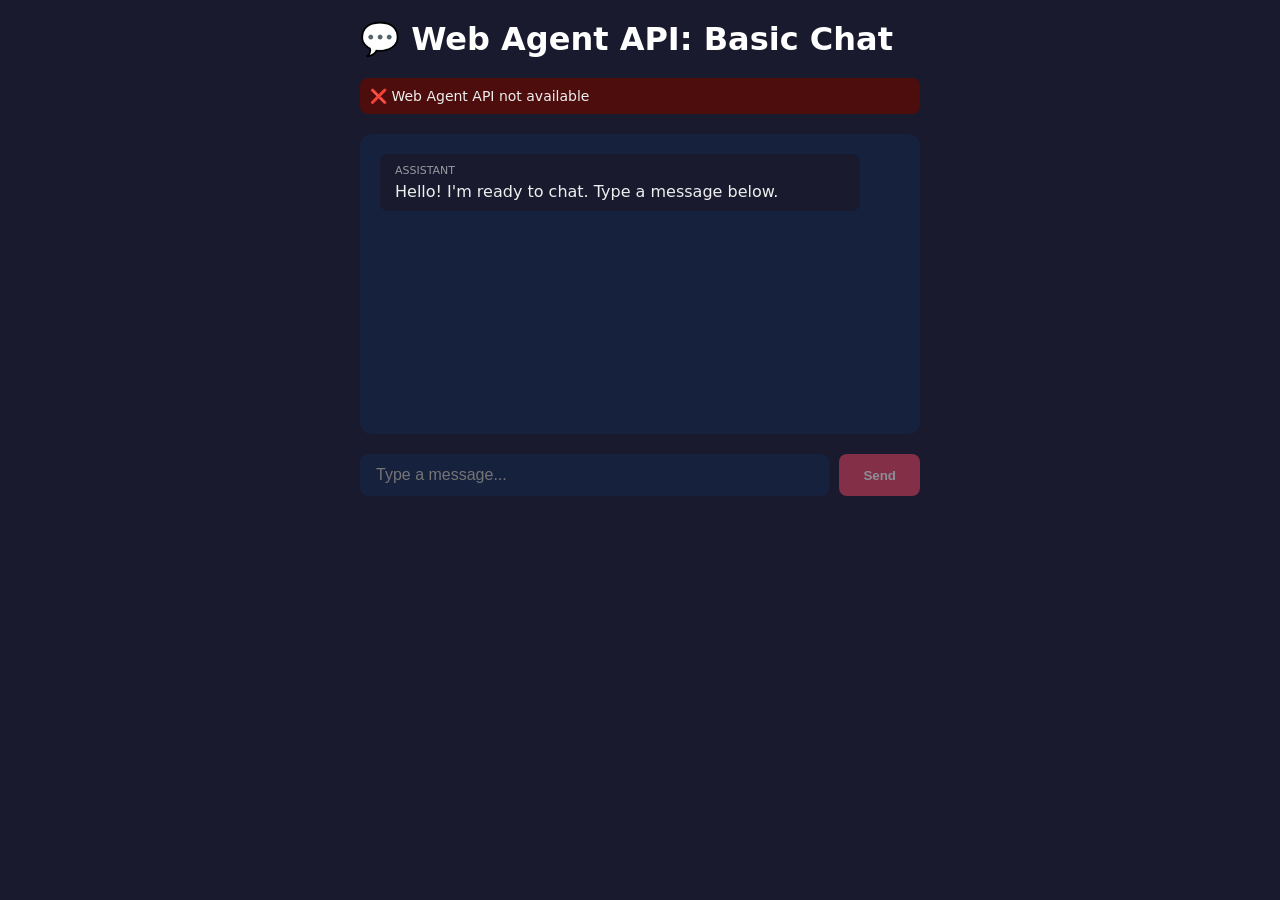
<file: spec/examples/basic-chat.html>
<!DOCTYPE html>
<html lang="en">
<head>
  <meta charset="UTF-8">
  <meta name="viewport" content="width=device-width, initial-scale=1.0">
  <title>Web Agent API Example: Basic Chat</title>
  <style>
    * { box-sizing: border-box; margin: 0; padding: 0; }
    body {
      font-family: system-ui, -apple-system, sans-serif;
      max-width: 600px;
      margin: 0 auto;
      padding: 20px;
      background: #1a1a2e;
      color: #eee;
      min-height: 100vh;
    }
    h1 { margin-bottom: 20px; color: #fff; }
    .status {
      padding: 10px;
      border-radius: 8px;
      margin-bottom: 20px;
      font-size: 14px;
    }
    .status.available { background: #0d4d0d; }
    .status.unavailable { background: #4d0d0d; }
    .chat {
      background: #16213e;
      border-radius: 12px;
      padding: 20px;
      min-height: 300px;
      max-height: 400px;
      overflow-y: auto;
      margin-bottom: 20px;
    }
    .message {
      margin-bottom: 15px;
      padding: 10px 15px;
      border-radius: 8px;
    }
    .message.user {
      background: #0f3460;
      margin-left: 40px;
    }
    .message.assistant {
      background: #1a1a2e;
      margin-right: 40px;
    }
    .message .role {
      font-size: 11px;
      text-transform: uppercase;
      opacity: 0.6;
      margin-bottom: 5px;
    }
    .input-area {
      display: flex;
      gap: 10px;
    }
    input {
      flex: 1;
      padding: 12px 16px;
      border: none;
      border-radius: 8px;
      background: #16213e;
      color: #fff;
      font-size: 16px;
    }
    input:focus { outline: 2px solid #e94560; }
    button {
      padding: 12px 24px;
      border: none;
      border-radius: 8px;
      background: #e94560;
      color: #fff;
      font-weight: 600;
      cursor: pointer;
    }
    button:hover { background: #ff6b6b; }
    button:disabled { opacity: 0.5; cursor: not-allowed; }
    .code { font-family: monospace; background: #0f3460; padding: 2px 6px; border-radius: 4px; }
  </style>
</head>
<body>
  <h1>💬 Web Agent API: Basic Chat</h1>
  
  <div id="status" class="status unavailable">
    Checking Web Agent API availability...
  </div>
  
  <div id="chat" class="chat">
    <div class="message assistant">
      <div class="role">Assistant</div>
      <div>Hello! I'm ready to chat. Type a message below.</div>
    </div>
  </div>
  
  <div class="input-area">
    <input type="text" id="input" placeholder="Type a message..." disabled>
    <button id="send" disabled>Send</button>
  </div>

  <script type="module">
    const statusEl = document.getElementById('status');
    const chatEl = document.getElementById('chat');
    const inputEl = document.getElementById('input');
    const sendBtn = document.getElementById('send');
    
    let session = null;
    
    // Initialize
    async function init() {
      // Check if Web Agent API is available
      if (typeof window.agent === 'undefined') {
        statusEl.textContent = '❌ Web Agent API not available';
        return;
      }
      
      // Request permission
      const result = await window.agent.requestPermissions({
        scopes: ['model:prompt'],
        reason: 'This demo needs AI to chat with you.'
      });
      
      if (!result.granted) {
        statusEl.textContent = '❌ Permission denied';
        return;
      }
      
      // Create session
      try {
        session = await window.ai.createTextSession({
          systemPrompt: 'You are a friendly assistant. Be concise but helpful.'
        });
        
        statusEl.className = 'status available';
        statusEl.textContent = '✓ Web Agent API connected';
        inputEl.disabled = false;
        sendBtn.disabled = false;
        inputEl.focus();
      } catch (err) {
        statusEl.textContent = '❌ Error: ' + err.message;
      }
    }
    
    // Send message
    async function sendMessage() {
      const message = inputEl.value.trim();
      if (!message || !session) return;
      
      inputEl.value = '';
      sendBtn.disabled = true;
      
      // Add user message
      addMessage('user', message);
      
      // Add placeholder for assistant
      const assistantDiv = addMessage('assistant', '');
      
      try {
        // Stream the response — promptStreaming yields plain string chunks
        // (Chrome Prompt API compatible). Errors throw.
        const contentEl = assistantDiv.querySelector('.content');
        for await (const chunk of session.promptStreaming(message)) {
          contentEl.textContent += chunk;
          chatEl.scrollTop = chatEl.scrollHeight;
        }
      } catch (err) {
        assistantDiv.querySelector('.content').textContent = 'Error: ' + err.message;
      }
      
      sendBtn.disabled = false;
      inputEl.focus();
    }
    
    function addMessage(role, content) {
      const div = document.createElement('div');
      div.className = `message ${role}`;
      div.innerHTML = `
        <div class="role">${role}</div>
        <div class="content">${content}</div>
      `;
      chatEl.appendChild(div);
      chatEl.scrollTop = chatEl.scrollHeight;
      return div;
    }
    
    // Event listeners
    sendBtn.addEventListener('click', sendMessage);
    inputEl.addEventListener('keypress', (e) => {
      if (e.key === 'Enter') sendMessage();
    });
    
    // Start
    init();
  </script>
</body>
</html>
</file>
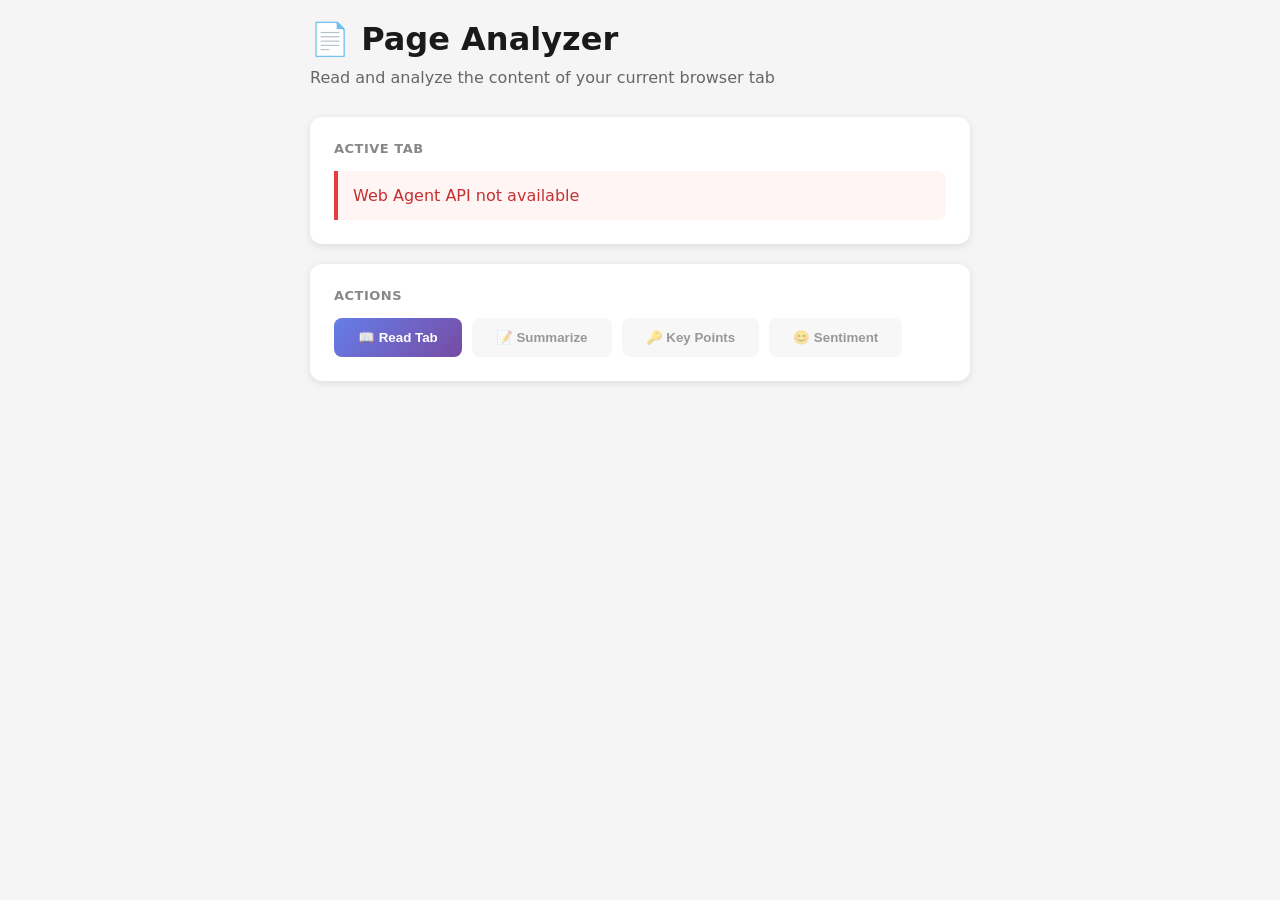
<file: spec/examples/page-analyzer.html>
<!DOCTYPE html>
<html lang="en">
<head>
  <meta charset="UTF-8">
  <meta name="viewport" content="width=device-width, initial-scale=1.0">
  <title>Web Agent API Example: Page Analyzer</title>
  <style>
    * { box-sizing: border-box; margin: 0; padding: 0; }
    body {
      font-family: system-ui, -apple-system, sans-serif;
      max-width: 700px;
      margin: 0 auto;
      padding: 20px;
      background: #f5f5f5;
      color: #333;
      min-height: 100vh;
    }
    h1 { margin-bottom: 10px; color: #1a1a1a; }
    .subtitle { color: #666; margin-bottom: 30px; }
    .card {
      background: #fff;
      border-radius: 12px;
      box-shadow: 0 2px 8px rgba(0,0,0,0.1);
      padding: 24px;
      margin-bottom: 20px;
    }
    .card h2 {
      font-size: 13px;
      text-transform: uppercase;
      letter-spacing: 0.5px;
      color: #888;
      margin-bottom: 15px;
    }
    .tab-info {
      display: flex;
      gap: 15px;
      align-items: flex-start;
    }
    .tab-icon {
      width: 48px;
      height: 48px;
      background: linear-gradient(135deg, #667eea, #764ba2);
      border-radius: 10px;
      display: flex;
      align-items: center;
      justify-content: center;
      font-size: 24px;
      color: #fff;
      flex-shrink: 0;
    }
    .tab-details { flex: 1; }
    .tab-title {
      font-weight: 600;
      font-size: 16px;
      margin-bottom: 4px;
      color: #1a1a1a;
    }
    .tab-url {
      font-size: 13px;
      color: #667eea;
      word-break: break-all;
    }
    .tab-stats {
      display: flex;
      gap: 20px;
      margin-top: 10px;
      font-size: 12px;
      color: #888;
    }
    .content-preview {
      background: #f8f9fa;
      border-radius: 8px;
      padding: 15px;
      font-size: 13px;
      line-height: 1.6;
      color: #555;
      max-height: 150px;
      overflow-y: auto;
      margin-top: 15px;
    }
    .actions {
      display: flex;
      gap: 10px;
      flex-wrap: wrap;
    }
    button {
      padding: 12px 24px;
      border: none;
      border-radius: 8px;
      font-weight: 600;
      cursor: pointer;
      transition: all 0.2s;
    }
    button.primary {
      background: linear-gradient(135deg, #667eea, #764ba2);
      color: #fff;
    }
    button.primary:hover { transform: translateY(-1px); box-shadow: 0 4px 12px rgba(102,126,234,0.4); }
    button.secondary {
      background: #f0f0f0;
      color: #333;
    }
    button.secondary:hover { background: #e0e0e0; }
    button:disabled { opacity: 0.5; cursor: not-allowed; transform: none; }
    .analysis {
      background: linear-gradient(135deg, #f8f9fa, #fff);
      border-left: 4px solid #667eea;
      border-radius: 0 8px 8px 0;
      padding: 20px;
    }
    .analysis h3 {
      font-size: 14px;
      color: #667eea;
      margin-bottom: 10px;
    }
    .analysis-content {
      font-size: 14px;
      line-height: 1.7;
      color: #333;
      white-space: pre-wrap;
    }
    .loading {
      display: flex;
      align-items: center;
      gap: 10px;
      color: #888;
    }
    .spinner {
      width: 20px;
      height: 20px;
      border: 2px solid #ddd;
      border-top-color: #667eea;
      border-radius: 50%;
      animation: spin 1s linear infinite;
    }
    @keyframes spin { to { transform: rotate(360deg); } }
    .error {
      background: #fff5f5;
      border-left: 4px solid #e53e3e;
      border-radius: 0 8px 8px 0;
      padding: 15px;
      color: #c53030;
    }
    .placeholder {
      text-align: center;
      color: #888;
      padding: 40px;
    }
  </style>
</head>
<body>
  <h1>📄 Page Analyzer</h1>
  <p class="subtitle">Read and analyze the content of your current browser tab</p>
  
  <div class="card">
    <h2>Active Tab</h2>
    <div id="tab-info">
      <div class="placeholder">Click "Read Tab" to capture the current tab's content</div>
    </div>
  </div>
  
  <div class="card">
    <h2>Actions</h2>
    <div class="actions">
      <button id="read" class="primary">📖 Read Tab</button>
      <button id="summarize" class="secondary" disabled>📝 Summarize</button>
      <button id="extract" class="secondary" disabled>🔑 Key Points</button>
      <button id="sentiment" class="secondary" disabled>😊 Sentiment</button>
    </div>
  </div>
  
  <div id="analysis-container" class="card" style="display: none;">
    <h2>Analysis</h2>
    <div id="analysis"></div>
  </div>

  <script type="module">
    const tabInfoEl = document.getElementById('tab-info');
    const analysisContainerEl = document.getElementById('analysis-container');
    const analysisEl = document.getElementById('analysis');
    const readBtn = document.getElementById('read');
    const summarizeBtn = document.getElementById('summarize');
    const extractBtn = document.getElementById('extract');
    const sentimentBtn = document.getElementById('sentiment');
    
    let tabContent = null;
    let session = null;
    
    async function init() {
      if (typeof window.agent === 'undefined') {
        tabInfoEl.innerHTML = '<div class="error">Web Agent API not available</div>';
        return;
      }
    }
    
    async function readTab() {
      readBtn.disabled = true;
      tabInfoEl.innerHTML = '<div class="loading"><div class="spinner"></div>Reading tab...</div>';
      
      try {
        // Request permissions
        const result = await window.agent.requestPermissions({
          scopes: ['model:prompt'],
          reason: 'This demo analyzes the content of your current tab.'
        });
        
        if (!result.granted) {
          throw new Error('Permission denied');
        }
        
        // Read the active tab
        tabContent = extractReadableContent();
        console.log(tabContent)
        
        // Display tab info
        const wordCount = tabContent.text.split(/\s+/).length;
        const charCount = tabContent.text.length;
        
        tabInfoEl.innerHTML = `
          <div class="tab-info">
            <div class="tab-icon">📄</div>
            <div class="tab-details">
              <div class="tab-title">${escapeHtml(tabContent.title)}</div>
              <div class="tab-url">${escapeHtml(tabContent.url)}</div>
              <div class="tab-stats">
                <span>📊 ${wordCount.toLocaleString()} words</span>
                <span>📝 ${charCount.toLocaleString()} characters</span>
              </div>
            </div>
          </div>
          <div class="content-preview">${escapeHtml(tabContent.text.slice(0, 500))}${tabContent.text.length > 500 ? '...' : ''}</div>
        `;
        
        // Enable analysis buttons
        summarizeBtn.disabled = false;
        extractBtn.disabled = false;
        sentimentBtn.disabled = false;
        
        // Create AI session
        session = await window.ai.createTextSession({
          systemPrompt: 'You are a helpful assistant that analyzes web page content. Be concise but thorough.',
          model: "ollama:llama3.2"
        });
        
      } catch (err) {
        tabInfoEl.innerHTML = `<div class="error">${escapeHtml(err.message)}</div>`;
      } finally {
        readBtn.disabled = false;
      }
    }
    
    async function analyze(type) {
      if (!tabContent || !session) return;
      
      analysisContainerEl.style.display = 'block';
      analysisEl.innerHTML = '<div class="loading"><div class="spinner"></div>Analyzing...</div>';
      
      const prompts = {
        summarize: `Summarize this web page content in 3-4 sentences:\n\n${tabContent.text.slice(0, 15000)}`,
        extract: `Extract the 5 most important key points from this content. Format as a numbered list:\n\n${tabContent.text.slice(0, 15000)}`,
        sentiment: `Analyze the overall sentiment and tone of this content. Is it positive, negative, or neutral? What emotions does it convey? Be brief.\n\n${tabContent.text.slice(0, 10000)}`
      };
      
      const titles = {
        summarize: 'Summary',
        extract: 'Key Points',
        sentiment: 'Sentiment Analysis'
      };
      
      try {
        let response = '';
        
        analysisEl.innerHTML = `
          <div class="analysis">
            <h3>${titles[type]}</h3>
            <div class="analysis-content" id="analysis-text"></div>
          </div>
        `;
        
        const textEl = document.getElementById('analysis-text');
        
        for await (const chunk of session.promptStreaming(prompts[type])) {
          response += chunk;
          textEl.textContent = response;
        }
        
      } catch (err) {
        analysisEl.innerHTML = `<div class="error">${escapeHtml(err.message)}</div>`;
      }
    }
    
    function escapeHtml(text) {
      const div = document.createElement('div');
      div.textContent = text;
      return div.innerHTML;
    }
    
    // Event listeners
    readBtn.addEventListener('click', readTab);
    summarizeBtn.addEventListener('click', () => analyze('summarize'));
    extractBtn.addEventListener('click', () => analyze('extract'));
    sentimentBtn.addEventListener('click', () => analyze('sentiment'));
    
    // Cleanup
    window.addEventListener('beforeunload', () => {
      session?.destroy();
    });
    
    // Start
    setTimeout(() => {
      init();
    }, 100)


/**
 * Content extraction function that runs in the page context.
 * This function is injected into the target page.
 * 
 * IMPORTANT: This function must be completely self-contained because it's
 * serialized and executed in the page context. Any helper functions must
 * be defined INSIDE this function, not as separate module-level functions.
 */
function extractReadableContent() {
  // Helper function to extract text from an element (must be defined inside)
  function extractTextFromElement(element) {
    const textParts = [];

    function walk(node) {
      if (node.nodeType === Node.TEXT_NODE) {
        const text = node.textContent?.trim();
        if (text) {
          textParts.push(text);
        }
      } else if (node.nodeType === Node.ELEMENT_NODE) {
        const el = node;
        const tagName = el.tagName.toLowerCase();

        // Skip hidden elements
        const style = window.getComputedStyle?.(el);
        if (style?.display === 'none' || style?.visibility === 'hidden') {
          return;
        }

        // Add newlines for block elements
        const blockElements = [
          'p', 'div', 'section', 'article', 'h1', 'h2', 'h3', 'h4', 'h5', 'h6',
          'li', 'br', 'hr', 'blockquote', 'pre', 'table', 'tr',
        ];

        if (blockElements.includes(tagName)) {
          textParts.push('\n');
        }

        // Process children
        for (const child of el.childNodes) {
          walk(child);
        }

        if (blockElements.includes(tagName)) {
          textParts.push('\n');
        }
      }
    }

    walk(element);
    return textParts.join(' ');
  }

  const title = document.title;

  // Remove unwanted elements
  const elementsToRemove = [
    'script',
    'style',
    'noscript',
    'iframe',
    'object',
    'embed',
    'nav',
    'header',
    'footer',
    'aside',
    '[role="navigation"]',
    '[role="banner"]',
    '[role="contentinfo"]',
    '[aria-hidden="true"]',
    '.ad',
    '.ads',
    '.advertisement',
    '.social-share',
    '.comments',
    '.related-posts',
    '.sidebar',
    '.cookie-banner',
    '.popup',
    '.modal',
  ];

  // Clone the document to avoid modifying the actual page
  const clone = document.body.cloneNode(true);

  // Remove unwanted elements from clone
  for (const selector of elementsToRemove) {
    const elements = clone.querySelectorAll(selector);
    elements.forEach((el) => el.remove());
  }

  // Try to find main content area
  const mainSelectors = [
    'main',
    'article',
    '[role="main"]',
    '.content',
    '.post-content',
    '.article-content',
    '.entry-content',
    '#content',
    '#main',
  ];

  let contentElement= null;
  for (const selector of mainSelectors) {
    contentElement = clone.querySelector(selector);
    if (contentElement) break;
  }

  // Fall back to body if no main content found
  const targetElement = contentElement || clone;

  // Extract text
  let text = extractTextFromElement(targetElement);

  // Clean up whitespace
  text = text
    .replace(/\s+/g, ' ')
    .replace(/\n\s*\n/g, '\n\n')
    .trim();

  return { text, title };
}

  </script>
</body>
</html>
</file>
<file: whitepaper/styles.css>
/* =========================================================================
   Harbor — shared stylesheet
   Editorial-leaning, type-led. Light by default; .dark on <html> for dark.
   ========================================================================= */

/* ---------- tokens ---------- */
:root {
  /* type */
  --font-display: "Instrument Serif", "Times New Roman", Times, serif;
  --font-serif:  "Instrument Serif", "Times New Roman", Times, serif;
  --font-sans:   "Inter", -apple-system, BlinkMacSystemFont, "Helvetica Neue", Arial, sans-serif;
  --font-mono:   "JetBrains Mono", ui-monospace, "SF Mono", Menlo, Consolas, monospace;

  /* clean white palette — neutral, slight cool */
  --bg:           #ffffff;
  --bg-tint:      oklch(99% 0.002 250);
  --bg-sunken:    oklch(97.4% 0.003 250);
  --rule:         oklch(91% 0.004 250);
  --rule-strong:  oklch(78% 0.006 250);
  --ink:          oklch(18% 0.008 250);
  --ink-soft:     oklch(40% 0.008 250);
  --ink-mute:     oklch(58% 0.008 250);

  /* one restrained accent — rust-clay */
  --accent:       oklch(58% 0.13 45);
  --accent-soft:  oklch(58% 0.13 45 / 0.12);

  /* sizes */
  --measure: 64ch;
  --max:    1180px;

  /* type scale */
  --t-hero:   clamp(3.4rem, 8vw, 7rem);
  --t-h1:     clamp(2rem, 4.2vw, 3.2rem);
  --t-h2:     clamp(1.45rem, 2.4vw, 1.85rem);
  --t-h3:     1.125rem;
  --t-body:   1.0625rem;
  --t-small:  0.875rem;
  --t-micro:  0.78rem;
}

html.dark {
  --bg:          oklch(15% 0.010 250);
  --bg-tint:     oklch(18% 0.012 250);
  --bg-sunken:   oklch(21% 0.013 250);
  --rule:        oklch(28% 0.013 250);
  --rule-strong: oklch(40% 0.015 250);
  --ink:         oklch(95% 0.004 250);
  --ink-soft:    oklch(78% 0.008 250);
  --ink-mute:    oklch(60% 0.010 250);
  --accent:      oklch(72% 0.13 45);
  --accent-soft: oklch(72% 0.13 45 / 0.16);
}

/* ---------- reset-ish ---------- */
*, *::before, *::after { box-sizing: border-box; }
html { -webkit-text-size-adjust: 100%; scroll-behavior: smooth; }
body {
  margin: 0;
  background: var(--bg);
  color: var(--ink);
  font-family: var(--font-sans);
  font-size: var(--t-body);
  line-height: 1.6;
  font-feature-settings: "ss01", "cv11";
  text-rendering: optimizeLegibility;
  -webkit-font-smoothing: antialiased;
  transition: background-color .25s ease, color .25s ease;
}
img, svg { display: block; max-width: 100%; }
a { color: inherit; text-decoration: none; }

/* ---------- layout helpers ---------- */
.wrap     { max-width: var(--max); margin: 0 auto; padding: 0 28px; }
.measure  { max-width: var(--measure); }
.section  { padding: 96px 0; border-top: 1px solid var(--rule); }
.section.flush { border-top: none; }
.section-tint   { background: var(--bg-tint); }
.section-sunken { background: var(--bg-sunken); }

/* tiny eyebrow above section titles */
.eyebrow {
  font-family: var(--font-mono);
  font-size: var(--t-micro);
  letter-spacing: 0.08em;
  text-transform: uppercase;
  color: var(--ink-mute);
  margin: 0 0 18px;
  display: inline-flex;
  align-items: center;
  gap: 10px;
}
.eyebrow::before {
  content: "";
  width: 18px; height: 1px;
  background: var(--ink-mute);
  display: inline-block;
}

/* ---------- typography ---------- */
h1, h2, h3, h4 {
  font-family: var(--font-display);
  font-weight: 400;
  color: var(--ink);
  line-height: 1.04;
  letter-spacing: -0.015em;
  margin: 0 0 0.4em;
  text-wrap: balance;
}
h1 { font-size: var(--t-h1); }
h2 { font-size: var(--t-h1); }
h3 { font-size: var(--t-h2); letter-spacing: -0.015em; }
h4 { font-size: var(--t-h3); font-family: var(--font-sans); font-weight: 600; letter-spacing: -0.005em; }

p { margin: 0 0 1.1em; text-wrap: pretty; }
p.lead {
  font-size: 1.25rem;
  line-height: 1.55;
  color: var(--ink-soft);
  max-width: 60ch;
}

a.link, .prose a {
  color: inherit;
  text-decoration: underline;
  text-decoration-color: var(--accent);
  text-decoration-thickness: 1.5px;
  text-underline-offset: 4px;
  transition: text-decoration-thickness .12s ease;
}
a.link:hover, .prose a:hover { text-decoration-thickness: 3px; }

/* inline code: subtle tint, no heavy box */
code, kbd, samp {
  font-family: var(--font-mono);
  font-size: 0.9em;
}
:not(pre) > code {
  background: var(--accent-soft);
  color: var(--ink);
  padding: 1px 6px;
  border-radius: 3px;
  font-size: 0.86em;
}

/* ---------- top nav ---------- */
.nav {
  position: sticky; top: 0; z-index: 50;
  background: color-mix(in oklab, var(--bg) 88%, transparent);
  backdrop-filter: saturate(140%) blur(8px);
  -webkit-backdrop-filter: saturate(140%) blur(8px);
  border-bottom: 1px solid var(--rule);
}
.nav-row {
  display: flex; align-items: center; justify-content: space-between;
  height: 64px;
}
.brand {
  display: inline-flex; align-items: baseline; gap: 10px;
  font-family: var(--font-serif);
  font-size: 1.35rem;
  letter-spacing: -0.02em;
}
.brand-mark {
  width: 12px; height: 12px;
  border: 1.5px solid var(--ink);
  display: inline-block;
  transform: rotate(45deg);
  position: relative; top: 1px;
}
.brand-meta {
  font-family: var(--font-mono);
  font-size: var(--t-micro);
  color: var(--ink-mute);
  letter-spacing: 0.04em;
  margin-left: 4px;
}
.nav-links {
  display: flex; gap: 28px; align-items: center;
  font-size: var(--t-small);
}
.nav-links a {
  color: var(--ink-soft);
  transition: color .15s ease;
}
.nav-links a:hover { color: var(--ink); }
.nav-links a[aria-current="page"] { color: var(--ink); }

.theme-toggle {
  border: 1px solid var(--rule-strong);
  background: transparent;
  color: var(--ink-soft);
  width: 34px; height: 34px;
  border-radius: 999px;
  display: inline-grid; place-items: center;
  cursor: pointer;
  transition: color .15s ease, border-color .15s ease, background-color .15s ease;
}
.theme-toggle:hover { color: var(--ink); border-color: var(--ink-soft); }
.theme-toggle svg { width: 15px; height: 15px; }
html:not(.dark) .icon-sun { display: none; }
html.dark      .icon-moon { display: none; }

.nav-burger { display: none; }

/* ---------- hero ---------- */
.hero {
  padding: 120px 0 110px;
  border-bottom: 1px solid var(--rule);
}
.hero-eyebrow {
  font-family: var(--font-mono);
  font-size: var(--t-micro);
  letter-spacing: 0.12em;
  text-transform: uppercase;
  color: var(--ink-mute);
  margin: 0 0 28px;
}
.hero-eyebrow .dot {
  display: inline-block;
  width: 6px; height: 6px;
  background: var(--accent);
  border-radius: 999px;
  margin-right: 10px;
  vertical-align: middle;
}
.hero h1 {
  font-size: var(--t-hero);
  line-height: 0.94;
  letter-spacing: -0.025em;
  font-weight: 400;
  margin: 0 0 28px;
  max-width: 16ch;
}
.hero h1 .ul {
  position: relative;
  isolation: isolate;
  white-space: nowrap;
}
.hero h1 .ul::after {
  content: "";
  position: absolute;
  left: 0; right: 0; bottom: 0.04em;
  height: 0.18em;
  background: var(--accent);
  opacity: 0.85;
  z-index: -1;
  border-radius: 1px;
}
.hero-sub {
  font-size: 1.3rem;
  line-height: 1.5;
  color: var(--ink-soft);
  max-width: 56ch;
  margin: 0 0 36px;
  text-wrap: pretty;
}
.hero-ctas {
  display: flex; flex-wrap: wrap; gap: 14px;
  margin-bottom: 28px;
}
.btn {
  display: inline-flex; align-items: center; gap: 8px;
  padding: 13px 20px;
  font: 500 var(--t-small)/1 var(--font-sans);
  letter-spacing: 0.005em;
  border: 1px solid var(--ink);
  background: var(--ink);
  color: var(--bg);
  border-radius: 0;
  cursor: pointer;
  transition: transform .12s ease, background .15s, color .15s, border-color .15s;
}
.btn:hover { transform: translateY(-1px); }
.btn .arr { transition: transform .15s ease; }
.btn:hover .arr { transform: translateX(3px); }
.btn-secondary {
  background: transparent;
  color: var(--ink);
  border-color: var(--rule-strong);
}
.btn-secondary:hover { border-color: var(--ink); }

.hero-tagstrip {
  font-family: var(--font-mono);
  font-size: var(--t-small);
  color: var(--ink-mute);
  border-top: 1px solid var(--rule);
  padding-top: 22px;
  max-width: 78ch;
  display: flex;
  align-items: flex-start;
  gap: 14px;
}
.hero-tagstrip .pill {
  flex: 0 0 auto;
  padding: 2px 8px;
  border: 1px solid var(--rule-strong);
  font-size: var(--t-micro);
  letter-spacing: 0.06em;
  text-transform: uppercase;
  color: var(--ink-soft);
}

/* ---------- section content patterns ---------- */
.section h2 + p.lead { margin-top: 0; }

.two-col {
  display: grid;
  grid-template-columns: minmax(0, 1fr) minmax(0, 1.15fr);
  gap: 80px;
}
.two-col .side {
  position: sticky;
  top: 110px;
  align-self: start;
}

/* ---------- code blocks ---------- */
.codecard {
  background: var(--bg);
  border: 1px solid var(--rule);
  border-radius: 4px;
  font-family: var(--font-mono);
  font-size: 0.86rem;
  line-height: 1.65;
  position: relative;
  overflow: hidden;
}
html.dark .codecard { background: var(--bg-tint); }
.codecard-head {
  font-family: var(--font-mono);
  font-size: var(--t-micro);
  letter-spacing: 0.08em;
  text-transform: uppercase;
  color: var(--ink-mute);
  padding: 10px 18px;
  border-bottom: 1px solid var(--rule);
  display: flex; justify-content: space-between; align-items: center;
}
.codecard-head .num {
  font-variant-numeric: tabular-nums;
  color: var(--accent);
}
.codecard pre {
  margin: 0;
  padding: 18px 20px 20px;
  overflow-x: auto;
}
.codecard code { font-family: var(--font-mono); font-size: inherit; }

/* simple syntax tokens (hand-painted, restrained) */
.tk-c   { color: var(--ink-mute); font-style: italic; }   /* comment */
.tk-k   { color: var(--accent); }                          /* keyword */
.tk-s   { color: var(--ink-soft); }                        /* string */
.tk-f   { color: var(--ink); font-weight: 500; }           /* function */
.tk-p   { color: var(--ink-soft); }                        /* property */
.tk-n   { color: var(--ink); }                             /* identifier */
.tk-num { color: var(--accent); }

/* ---------- comparison table ---------- */
.cmp-wrap {
  margin-top: 36px;
  border-top: 1px solid var(--ink);
  border-bottom: 1px solid var(--ink);
}
.cmp {
  width: 100%;
  border-collapse: collapse;
  font-size: 0.95rem;
  table-layout: fixed;
}
.cmp th, .cmp td {
  padding: 18px 18px;
  vertical-align: top;
  border-bottom: 1px solid var(--rule);
  text-align: left;
  line-height: 1.45;
}
.cmp tr:last-child td, .cmp tr:last-child th { border-bottom: none; }
.cmp thead th {
  font-family: var(--font-sans);
  font-size: var(--t-small);
  font-weight: 600;
  color: var(--ink);
  border-bottom: 1px solid var(--ink);
  padding-bottom: 18px;
  vertical-align: bottom;
  letter-spacing: -0.005em;
}
.cmp thead th .examples {
  display: block;
  font-weight: 400;
  font-size: var(--t-micro);
  font-family: var(--font-mono);
  color: var(--ink-mute);
  margin-top: 6px;
  text-transform: none;
  letter-spacing: 0;
  line-height: 1.4;
}
.cmp tbody th {
  font-family: var(--font-mono);
  font-size: var(--t-micro);
  font-weight: 500;
  letter-spacing: 0.04em;
  text-transform: uppercase;
  color: var(--ink-mute);
  width: 18%;
  padding-right: 14px;
}
.cmp td { color: var(--ink-soft); font-size: 0.95rem; }
/* Harbor column accent — subtle */
.cmp .col-harbor {
  background: var(--accent-soft);
  color: var(--ink);
}
.cmp thead .col-harbor {
  position: relative;
}
.cmp thead .col-harbor::after {
  content: "";
  position: absolute; left: 18px; right: 18px; bottom: -1px;
  height: 2px;
  background: var(--accent);
}
.cmp .col-harbor strong {
  font-weight: 600;
}
.cmp .h-name {
  font-family: var(--font-serif);
  font-size: 1.15rem;
  font-weight: 420;
  letter-spacing: -0.01em;
  color: var(--ink);
}
.cmp .h-name::before {
  content: "";
  width: 6px; height: 6px;
  background: var(--accent);
  border-radius: 999px;
  display: inline-block;
  margin-right: 8px;
  vertical-align: middle;
}

/* mobile: card-per-column stack */
.cmp-cards { display: none; }

/* ---------- pillars / convergence row ---------- */
.grid-3 {
  display: grid;
  grid-template-columns: repeat(3, minmax(0, 1fr));
  gap: 0;
  border-top: 1px solid var(--rule);
  margin-top: 36px;
}
.grid-3 > * {
  padding: 32px 28px 28px;
  border-right: 1px solid var(--rule);
  border-bottom: 1px solid var(--rule);
}
.grid-3 > *:nth-child(3n) { border-right: none; }
.grid-3 .num {
  font-family: var(--font-mono);
  font-size: var(--t-micro);
  color: var(--ink-mute);
  letter-spacing: 0.08em;
  margin-bottom: 14px;
}
.grid-3 h4 { margin-bottom: 10px; }
.grid-3 p  { color: var(--ink-soft); margin-bottom: 0; font-size: 0.97rem; }

/* convergence (4-column) */
.grid-4 {
  display: grid;
  grid-template-columns: repeat(4, minmax(0, 1fr));
  gap: 0;
  border-top: 1px solid var(--rule);
  margin-top: 36px;
}
.grid-4 > * {
  padding: 28px 22px;
  border-right: 1px solid var(--rule);
  border-bottom: 1px solid var(--rule);
}
.grid-4 > *:nth-child(4n) { border-right: none; }
.grid-4 .name {
  font-family: var(--font-sans);
  font-weight: 600;
  font-size: 0.97rem;
  margin-bottom: 4px;
}
.grid-4 .by {
  font-family: var(--font-mono);
  font-size: var(--t-micro);
  color: var(--ink-mute);
  letter-spacing: 0.05em;
  margin-bottom: 14px;
}
.grid-4 p { color: var(--ink-soft); font-size: 0.92rem; margin: 0; }
.grid-4 .ours .name::after {
  content: "";
  width: 6px; height: 6px;
  background: var(--accent);
  border-radius: 999px;
  display: inline-block;
  margin-left: 8px;
  vertical-align: middle;
}

/* ---------- architecture diagram ---------- */
.diagram-card {
  background: var(--bg-tint);
  border: 1px solid var(--rule);
  padding: 56px 28px 40px;
  display: grid;
  place-items: center;
  margin-top: 28px;
}
.diagram-card svg { width: 100%; max-width: 620px; height: auto; }
.diagram-card .cap {
  margin-top: 24px;
  font-family: var(--font-mono);
  font-size: var(--t-micro);
  color: var(--ink-mute);
  letter-spacing: 0.06em;
  text-transform: uppercase;
}

/* ---------- "what you could build" list ---------- */
.examples {
  border-top: 1px solid var(--rule);
  margin-top: 36px;
}
.example {
  display: grid;
  grid-template-columns: 60px 1fr 1.1fr;
  gap: 28px;
  padding: 26px 0;
  border-bottom: 1px solid var(--rule);
  align-items: start;
}
.example .ex-num {
  font-family: var(--font-mono);
  font-size: var(--t-micro);
  color: var(--ink-mute);
  letter-spacing: 0.08em;
  padding-top: 4px;
}
.example h4 { margin: 0 0 6px; font-size: 1.05rem; }
.example p  { color: var(--ink-soft); margin: 0; font-size: 0.95rem; }
.example .ex-code {
  font-family: var(--font-mono);
  font-size: 0.82rem;
  color: var(--ink);
  background: var(--bg-tint);
  border: 1px solid var(--rule);
  padding: 10px 12px;
  border-radius: 3px;
  overflow-x: auto;
  white-space: nowrap;
}

/* ---------- security columns ---------- */
.sec-cols {
  display: grid;
  grid-template-columns: 1fr 1fr;
  gap: 56px;
  margin-top: 36px;
}
.sec-cols h4 {
  border-top: 1px solid var(--ink);
  padding-top: 14px;
  margin-bottom: 14px;
  font-family: var(--font-mono);
  font-size: var(--t-micro);
  letter-spacing: 0.08em;
  text-transform: uppercase;
  font-weight: 500;
  color: var(--ink-mute);
}
.sec-cols ul { margin: 0; padding: 0; list-style: none; }
.sec-cols li {
  padding: 12px 0;
  border-bottom: 1px solid var(--rule);
  color: var(--ink-soft);
  font-size: 0.97rem;
  display: grid;
  grid-template-columns: 18px 1fr;
  gap: 10px;
}
.sec-cols li::before {
  content: "—";
  color: var(--ink-mute);
}

/* ---------- invitation block ---------- */
.invite {
  display: grid;
  grid-template-columns: 1fr 1fr;
  gap: 56px;
  align-items: end;
}
.invite blockquote {
  margin: 0;
  font-family: var(--font-serif);
  font-size: clamp(1.6rem, 3vw, 2.2rem);
  line-height: 1.2;
  letter-spacing: -0.015em;
  font-weight: 380;
  color: var(--ink);
  text-wrap: balance;
}
.invite blockquote::before {
  content: "“";
  display: block;
  font-size: 3rem;
  line-height: 0.6;
  color: var(--accent);
  margin-bottom: 18px;
}
.invite-meta { font-size: 0.97rem; color: var(--ink-soft); }
.invite-meta a { color: var(--ink); text-decoration: underline; text-decoration-color: var(--accent); text-underline-offset: 3px; }

/* ---------- get-started ---------- */
.cta-row {
  display: grid;
  grid-template-columns: repeat(3, minmax(0, 1fr));
  gap: 0;
  border-top: 1px solid var(--ink);
  border-bottom: 1px solid var(--ink);
  margin-top: 36px;
}
.cta-cell {
  padding: 36px 28px;
  border-right: 1px solid var(--rule);
  display: grid;
  align-content: space-between;
  gap: 28px;
  min-height: 220px;
}
.cta-cell:last-child { border-right: none; }
.cta-cell .num {
  font-family: var(--font-mono);
  font-size: var(--t-micro);
  color: var(--ink-mute);
  letter-spacing: 0.08em;
}
.cta-cell h4 {
  font-family: var(--font-serif);
  font-size: 1.5rem;
  font-weight: 380;
  letter-spacing: -0.015em;
  margin: 0 0 6px;
}
.cta-cell p { font-size: 0.95rem; color: var(--ink-soft); margin: 0; }
.cta-cell .go {
  font-family: var(--font-mono);
  font-size: var(--t-small);
  color: var(--ink);
  text-decoration: underline;
  text-decoration-color: var(--accent);
  text-underline-offset: 4px;
  text-decoration-thickness: 1.5px;
}
.cta-cell .go:hover { text-decoration-thickness: 3px; }

/* ---------- footer ---------- */
footer.foot {
  border-top: 1px solid var(--rule);
  padding: 56px 0 64px;
  font-size: var(--t-small);
  color: var(--ink-soft);
}
.foot-row {
  display: grid;
  grid-template-columns: 1.1fr 1fr 1fr 1fr;
  gap: 40px;
}
.foot h5 {
  font-family: var(--font-mono);
  font-size: var(--t-micro);
  letter-spacing: 0.08em;
  text-transform: uppercase;
  color: var(--ink-mute);
  margin: 0 0 14px;
  font-weight: 500;
}
.foot ul { list-style: none; padding: 0; margin: 0; }
.foot li { margin-bottom: 8px; }
.foot a { color: var(--ink-soft); }
.foot a:hover { color: var(--ink); text-decoration: underline; text-decoration-color: var(--accent); text-underline-offset: 3px; }
.foot-bottom {
  margin-top: 44px;
  padding-top: 22px;
  border-top: 1px solid var(--rule);
  display: flex; justify-content: space-between; gap: 20px;
  font-family: var(--font-mono);
  font-size: var(--t-micro);
  color: var(--ink-mute);
  letter-spacing: 0.04em;
}

/* =========================================================================
   Long-form subpage layout (landscape.html, spec.html, build.html)
   ========================================================================= */
.longform {
  display: grid;
  grid-template-columns: minmax(0, 1fr) 240px;
  gap: 72px;
  padding: 64px 0 96px;
  align-items: start;
}
.longform .article {
  max-width: 68ch;
  font-size: 1.0625rem;
  line-height: 1.7;
}
.longform .article h1 {
  font-size: clamp(2.4rem, 5vw, 3.6rem);
  letter-spacing: -0.025em;
  margin-bottom: 8px;
}
.longform .article .deck {
  font-size: 1.2rem;
  color: var(--ink-soft);
  margin: 0 0 36px;
  line-height: 1.5;
}
.longform .article .meta {
  font-family: var(--font-mono);
  font-size: var(--t-micro);
  color: var(--ink-mute);
  letter-spacing: 0.06em;
  text-transform: uppercase;
  margin-bottom: 36px;
  display: flex; gap: 24px;
  border-top: 1px solid var(--rule);
  border-bottom: 1px solid var(--rule);
  padding: 14px 0;
}
.longform .article h2 {
  font-size: 1.85rem;
  margin: 56px 0 18px;
  letter-spacing: -0.02em;
}
.longform .article h3 {
  font-family: var(--font-sans);
  font-size: 1.1rem;
  font-weight: 600;
  margin: 32px 0 8px;
  letter-spacing: -0.005em;
  color: var(--ink);
}
.longform .article p { color: var(--ink); }
.longform .article p + p { margin-top: 0; }
.longform .article blockquote {
  margin: 28px 0;
  padding: 4px 0 4px 22px;
  border-left: 2px solid var(--accent);
  font-family: var(--font-serif);
  font-size: 1.2rem;
  font-weight: 380;
  letter-spacing: -0.01em;
  color: var(--ink-soft);
  line-height: 1.4;
}
.longform .article ul { padding-left: 18px; }
.longform .article li { margin-bottom: 6px; }
.longform .article hr {
  border: none;
  border-top: 1px solid var(--rule);
  margin: 48px 0;
}

/* sticky TOC */
.toc {
  position: sticky;
  top: 100px;
  align-self: start;
  font-size: var(--t-small);
  border-top: 1px solid var(--ink);
  padding-top: 14px;
  max-height: calc(100vh - 120px);
  overflow-y: auto;
}
.toc-label {
  font-family: var(--font-mono);
  font-size: var(--t-micro);
  letter-spacing: 0.08em;
  text-transform: uppercase;
  color: var(--ink-mute);
  margin-bottom: 14px;
}
.toc ol { list-style: none; padding: 0; margin: 0; counter-reset: toc; }
.toc li {
  counter-increment: toc;
  padding: 6px 0;
  border-bottom: 1px solid var(--rule);
  color: var(--ink-soft);
  display: grid;
  grid-template-columns: 28px 1fr;
  align-items: baseline;
}
.toc li::before {
  content: counter(toc, decimal-leading-zero);
  font-family: var(--font-mono);
  font-size: var(--t-micro);
  color: var(--ink-mute);
}
.toc a { display: block; color: inherit; }
.toc a:hover { color: var(--ink); }
.toc li.active { color: var(--ink); }
.toc li.active::before { color: var(--accent); }

/* ---------- responsive ---------- */
@media (max-width: 900px) {
  .section { padding: 64px 0; }
  .hero { padding: 72px 0 64px; }
  .hero h1 { letter-spacing: -0.025em; }
  .two-col { grid-template-columns: 1fr; gap: 36px; }
  .two-col .side { position: static; }
  .grid-3 { grid-template-columns: 1fr; }
  .grid-3 > * { border-right: none; }
  .grid-4 { grid-template-columns: 1fr 1fr; }
  .grid-4 > *:nth-child(2n) { border-right: none; }
  .grid-4 > *:nth-child(4n) { border-right: 1px solid var(--rule); }
  .sec-cols { grid-template-columns: 1fr; gap: 28px; }
  .invite   { grid-template-columns: 1fr; gap: 28px; }
  .cta-row  { grid-template-columns: 1fr; }
  .cta-cell { border-right: none; border-bottom: 1px solid var(--rule); min-height: 0; }
  .cta-cell:last-child { border-bottom: none; }
  .foot-row { grid-template-columns: 1fr 1fr; }
  .foot-bottom { flex-direction: column; gap: 8px; }
  .longform { grid-template-columns: 1fr; gap: 36px; padding: 40px 0 64px; }
  .toc { position: static; max-height: none; }
  .example { grid-template-columns: 40px 1fr; }
  .example .ex-code { grid-column: 1 / -1; }
  .nav-links a:not(.gh) { display: none; }
}

@media (max-width: 640px) {
  /* Comparison: switch to card-per-column stack */
  .cmp { display: none; }
  .cmp-cards {
    display: grid;
    gap: 18px;
    margin-top: 28px;
  }
  .cmp-card {
    border: 1px solid var(--rule);
    padding: 20px;
  }
  .cmp-card.harbor {
    border-color: var(--accent);
    background: var(--accent-soft);
  }
  .cmp-card h4 {
    font-family: var(--font-sans);
    font-size: 0.95rem;
    font-weight: 600;
    margin: 0 0 4px;
  }
  .cmp-card .ex {
    font-family: var(--font-mono);
    font-size: var(--t-micro);
    color: var(--ink-mute);
    margin-bottom: 16px;
  }
  .cmp-card dl { margin: 0; display: grid; gap: 12px; }
  .cmp-card dt {
    font-family: var(--font-mono);
    font-size: var(--t-micro);
    text-transform: uppercase;
    letter-spacing: 0.05em;
    color: var(--ink-mute);
    margin-bottom: 2px;
  }
  .cmp-card dd { margin: 0; font-size: 0.92rem; color: var(--ink-soft); }
}

/* selection */
::selection { background: var(--accent-soft); color: var(--ink); }
</file>
